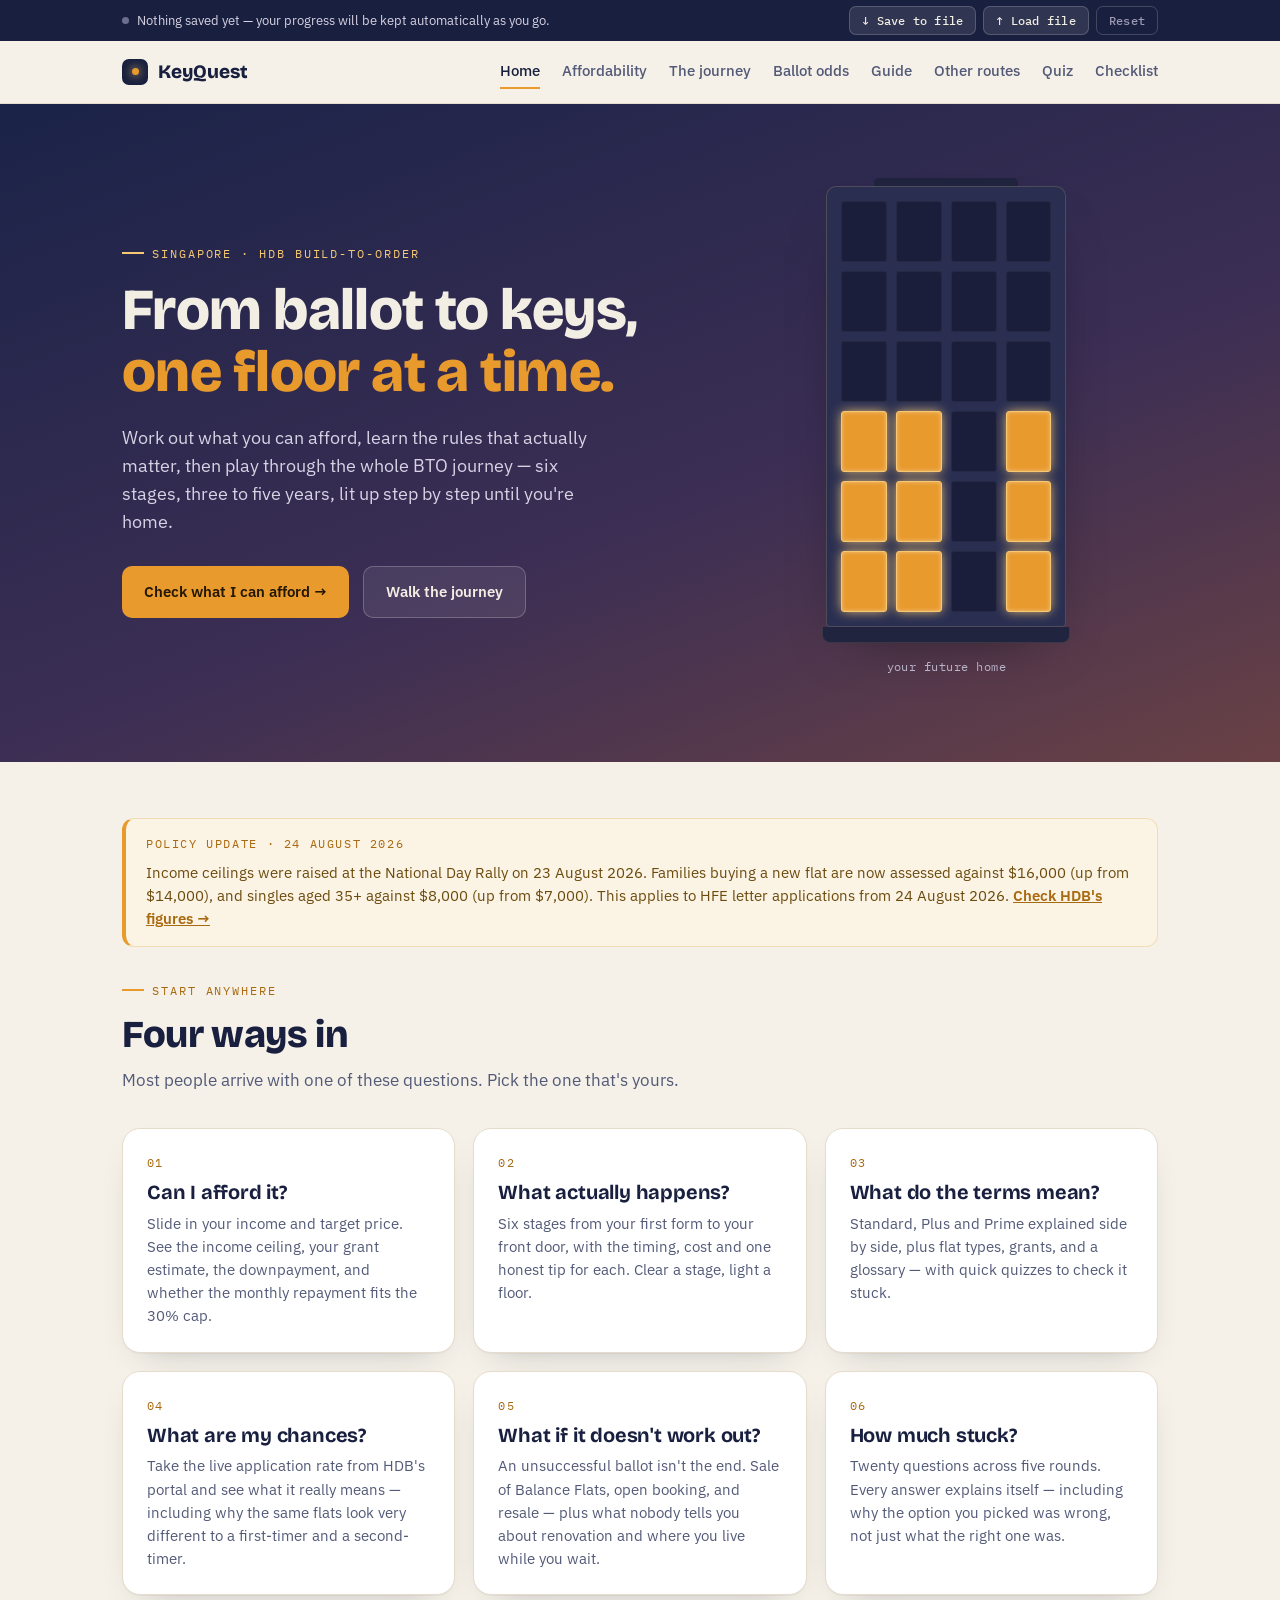
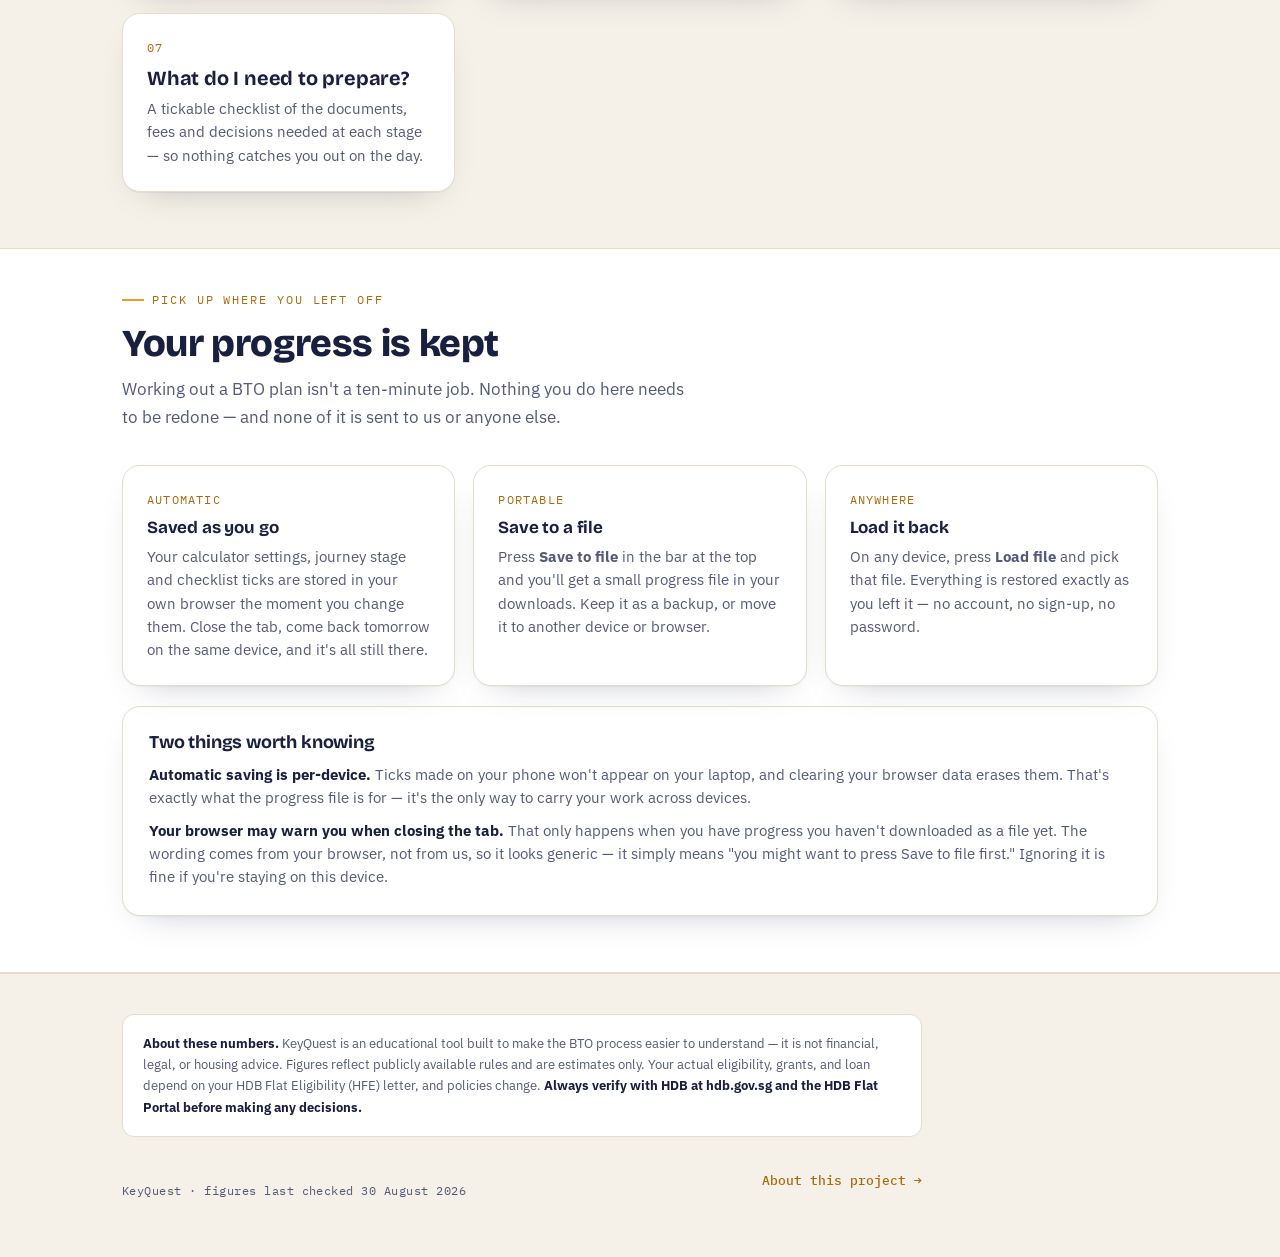
<file: index.html>
<!DOCTYPE html>
<html lang="en">
<head>
<meta charset="UTF-8">
<meta name="viewport" content="width=device-width, initial-scale=1.0">
<title>KeyQuest — Your BTO journey, from ballot to keys</title>
<meta name="description" content="An interactive guide to Singapore's HDB BTO process. Check what you can afford, walk through all six stages, and learn the rules before you apply.">
<!-- how the link looks when shared -->
<meta property="og:type" content="website">
<meta property="og:site_name" content="KeyQuest">
<meta property="og:title" content="KeyQuest — Your BTO journey, from ballot to keys">
<meta property="og:description" content="An interactive guide to Singapore's HDB BTO process. Check what you can afford, walk through all six stages, and learn the rules before you apply.">
<meta property="og:image" content="https://lekerxun149.github.io/SIP_BTO/img/preview.png">
<meta property="og:image:width" content="1200">
<meta property="og:image:height" content="630">
<meta property="og:url" content="https://lekerxun149.github.io/SIP_BTO/">
<meta name="twitter:card" content="summary_large_image">
<meta name="twitter:title" content="KeyQuest — Your BTO journey, from ballot to keys">
<meta name="twitter:description" content="An interactive guide to Singapore's HDB BTO process. Check what you can afford, walk through all six stages, and learn the rules before you apply.">
<meta name="twitter:image" content="https://lekerxun149.github.io/SIP_BTO/img/preview.png">
<link rel="icon" href="img/favicon.ico" sizes="any">
<link rel="icon" type="image/png" sizes="32x32" href="img/favicon-32.png">
<link rel="apple-touch-icon" href="img/apple-touch-icon.png">
<meta name="theme-color" content="#19203F">

<link rel="preconnect" href="https://fonts.googleapis.com">
<link rel="preconnect" href="https://fonts.gstatic.com" crossorigin>
<link href="https://fonts.googleapis.com/css2?family=Bricolage+Grotesque:opsz,wght@12..96,500;12..96,700;12..96,800&family=IBM+Plex+Mono:wght@400;500;600&family=IBM+Plex+Sans:wght@400;500;600&display=swap" rel="stylesheet">
<link rel="stylesheet" href="css/style.css?v=0.14">
</head>
<body>

<header class="hero">
  <div class="wrap hero-in">
    <div>
      <div class="eyebrow">Singapore · HDB Build-To-Order</div>
      <h1>From ballot to keys, <em>one floor at a time.</em></h1>
      <p>Work out what you can afford, learn the rules that actually matter, then play through the whole BTO journey — six stages, three to five years, lit up step by step until you're home.</p>
      <div class="cta-row">
        <a class="btn btn-amber" href="calculator.html">Check what I can afford →</a>
        <a class="btn btn-ghost" href="journey.html">Walk the journey</a>
      </div>
    </div>
    <div class="block" aria-hidden="true">
      <div class="block-cap"></div>
      <div class="block-body" id="heroBlock"></div>
      <div class="block-base"></div>
      <div class="block-label">your future home</div>
    </div>
  </div>
</header>

<section>
  <div class="wrap">
    <div class="notice-slot"></div>
    <div class="sec-head">
      <div class="sec-eyebrow">Start anywhere</div>
      <h2>Four ways in</h2>
      <p>Most people arrive with one of these questions. Pick the one that's yours.</p>
    </div>

    <div class="cards3">
      <a class="card" href="calculator.html">
        <div class="card-no">01</div>
        <h3>Can I afford it?</h3>
        <p>Slide in your income and target price. See the income ceiling, your grant estimate, the downpayment, and whether the monthly repayment fits the 30% cap.</p>
      </a>
      <a class="card" href="journey.html">
        <div class="card-no">02</div>
        <h3>What actually happens?</h3>
        <p>Six stages from your first form to your front door, with the timing, cost and one honest tip for each. Clear a stage, light a floor.</p>
      </a>
      <a class="card" href="guide.html">
        <div class="card-no">03</div>
        <h3>What do the terms mean?</h3>
        <p>Standard, Plus and Prime explained side by side, plus flat types, grants, and a glossary — with quick quizzes to check it stuck.</p>
      </a>
    </div>

    <div class="cards3" style="margin-top:18px">
      <a class="card" href="ballot.html">
        <div class="card-no">04</div>
        <h3>What are my chances?</h3>
        <p>Take the live application rate from HDB's portal and see what it really means — including why the same flats look very different to a first-timer and a second-timer.</p>
      </a>
      <a class="card" href="options.html">
        <div class="card-no">05</div>
        <h3>What if it doesn't work out?</h3>
        <p>An unsuccessful ballot isn't the end. Sale of Balance Flats, open booking, and resale — plus what nobody tells you about renovation and where you live while you wait.</p>
      </a>
      <a class="card" href="quiz.html">
        <div class="card-no">06</div>
        <h3>How much stuck?</h3>
        <p>Twenty questions across five rounds. Every answer explains itself — including why the option you picked was wrong, not just what the right one was.</p>
      </a>
      <a class="card" href="checklist.html">
        <div class="card-no">07</div>
        <h3>What do I need to prepare?</h3>
        <p>A tickable checklist of the documents, fees and decisions needed at each stage — so nothing catches you out on the day.</p>
      </a>
    </div>
  </div>
</section>

<section style="background:#fff; border-top:1px solid var(--line); border-bottom:1px solid var(--line)">
  <div class="wrap">
    <div class="sec-head">
      <div class="sec-eyebrow">Pick up where you left off</div>
      <h2>Your progress is kept</h2>
      <p>Working out a BTO plan isn't a ten-minute job. Nothing you do here needs to be redone — and none of it is sent to us or anyone else.</p>
    </div>

    <div class="save-explain">
      <div class="card">
        <div class="card-no">AUTOMATIC</div>
        <h3>Saved as you go</h3>
        <p>Your calculator settings, journey stage and checklist ticks are stored in your own browser the moment you change them. Close the tab, come back tomorrow on the same device, and it's all still there.</p>
      </div>
      <div class="card">
        <div class="card-no">PORTABLE</div>
        <h3>Save to a file</h3>
        <p>Press <b>Save to file</b> in the bar at the top and you'll get a small progress file in your downloads. Keep it as a backup, or move it to another device or browser.</p>
      </div>
      <div class="card">
        <div class="card-no">ANYWHERE</div>
        <h3>Load it back</h3>
        <p>On any device, press <b>Load file</b> and pick that file. Everything is restored exactly as you left it — no account, no sign-up, no password.</p>
      </div>
    </div>

    <div class="panel" style="margin-top:20px">
      <h3 style="font-size:18px; margin-bottom:10px">Two things worth knowing</h3>
      <p style="color:var(--ink-soft); font-size:14.5px; margin:0 0 10px">
        <b style="color:var(--ink)">Automatic saving is per-device.</b>
        Ticks made on your phone won't appear on your laptop, and clearing your browser data erases them.
        That's exactly what the progress file is for — it's the only way to carry your work across devices.
      </p>
      <p style="color:var(--ink-soft); font-size:14.5px; margin:0">
        <b style="color:var(--ink)">Your browser may warn you when closing the tab.</b>
        That only happens when you have progress you haven't downloaded as a file yet.
        The wording comes from your browser, not from us, so it looks generic — it simply means
        "you might want to press Save to file first." Ignoring it is fine if you're staying on this device.
      </p>
    </div>
  </div>
</section>

<script src="data/bto-data.js?v=0.14"></script>
<script src="js/block.js?v=0.14"></script>
<script src="js/progress.js?v=0.14"></script>
<script src="js/nav.js?v=0.14"></script>
<script src="js/sources.js?v=0.14"></script>
<script>
  const heroBlock = document.getElementById("heroBlock");
  buildBlock(heroBlock, 6, 4);
  lightFloors(heroBlock, 3);
</script>
</body>
</html>
</file>
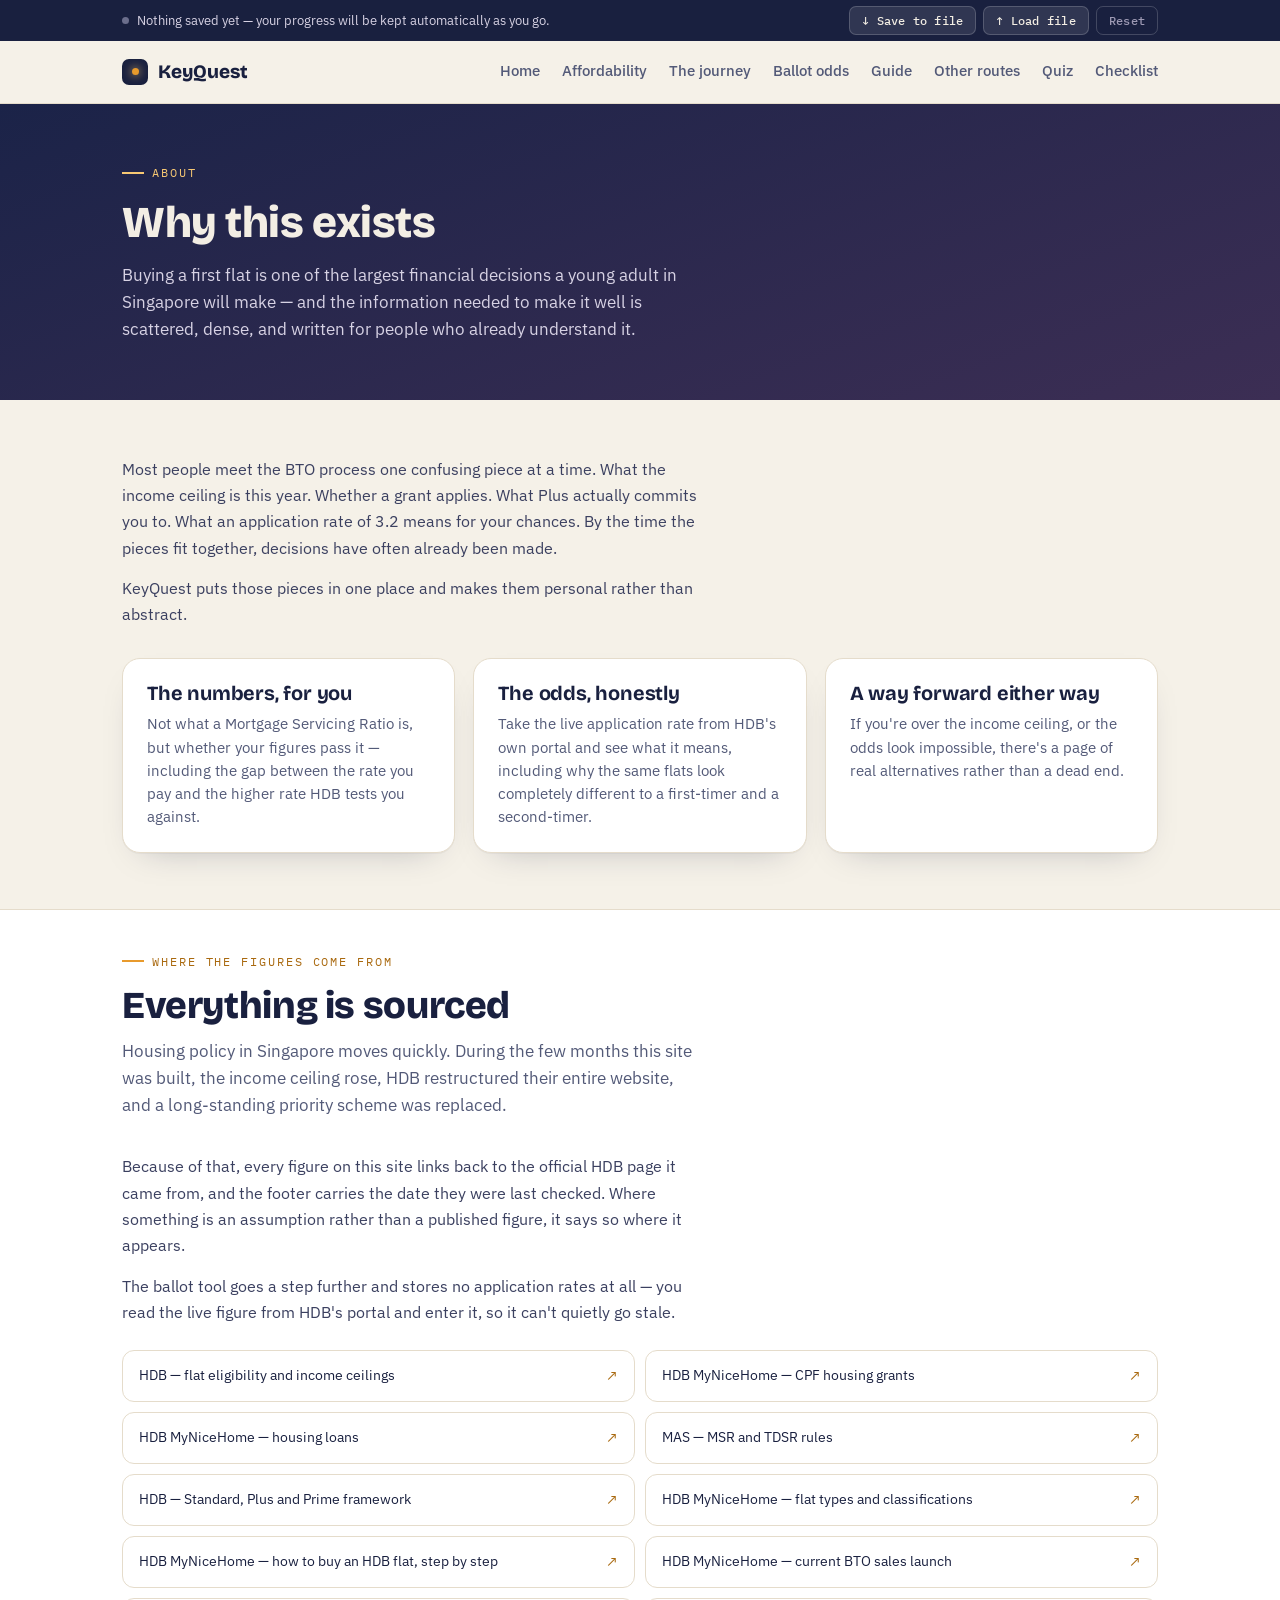
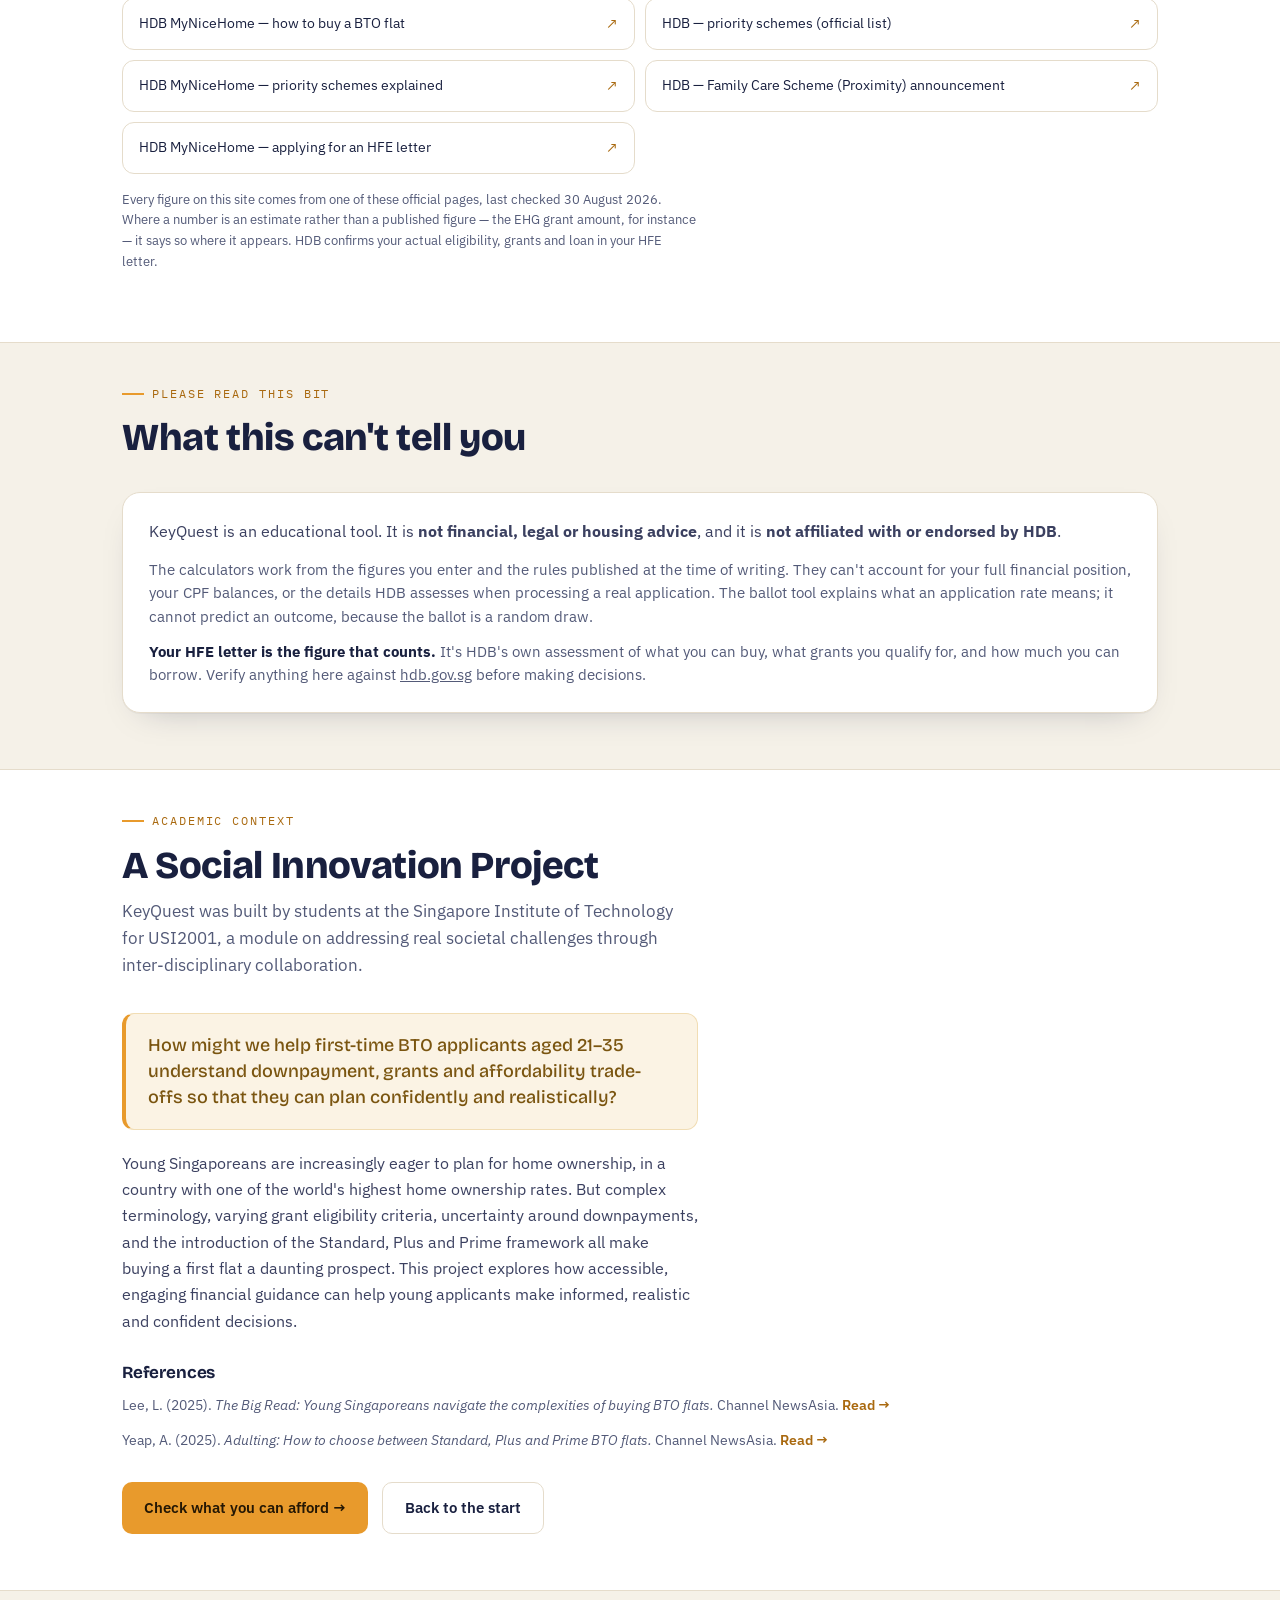
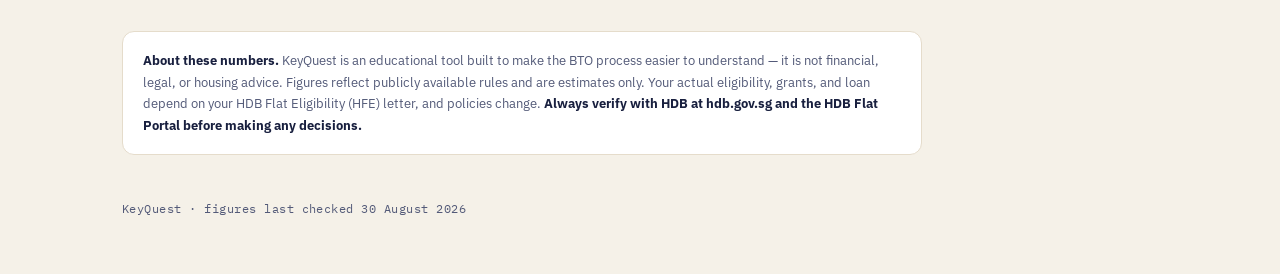
<file: about.html>
<!DOCTYPE html>
<html lang="en">
<head>
<meta charset="UTF-8">
<meta name="viewport" content="width=device-width, initial-scale=1.0">
<title>About — KeyQuest</title>
<meta name="description" content="Why KeyQuest was built, where its figures come from, and what it can and can't tell you.">

<!-- how the link looks when shared -->
<meta property="og:type" content="website">
<meta property="og:site_name" content="KeyQuest">
<meta property="og:title" content="About — KeyQuest">
<meta property="og:description" content="Why KeyQuest was built, where its figures come from, and what it can and can't tell you.">
<meta property="og:image" content="https://lekerxun149.github.io/SIP_BTO/img/preview.png">
<meta property="og:image:width" content="1200">
<meta property="og:image:height" content="630">
<meta property="og:url" content="https://lekerxun149.github.io/SIP_BTO/about.html">
<meta name="twitter:card" content="summary_large_image">
<meta name="twitter:title" content="About — KeyQuest">
<meta name="twitter:description" content="Why KeyQuest was built, where its figures come from, and what it can and can't tell you.">
<meta name="twitter:image" content="https://lekerxun149.github.io/SIP_BTO/img/preview.png">
<link rel="icon" href="img/favicon.ico" sizes="any">
<link rel="icon" type="image/png" sizes="32x32" href="img/favicon-32.png">
<link rel="apple-touch-icon" href="img/apple-touch-icon.png">
<meta name="theme-color" content="#19203F">

<link rel="preconnect" href="https://fonts.googleapis.com">
<link rel="preconnect" href="https://fonts.gstatic.com" crossorigin>
<link href="https://fonts.googleapis.com/css2?family=Bricolage+Grotesque:opsz,wght@12..96,500;12..96,700;12..96,800&family=IBM+Plex+Mono:wght@400;500;600&family=IBM+Plex+Sans:wght@400;500;600&display=swap" rel="stylesheet">
<link rel="stylesheet" href="css/style.css?v=0.14">
</head>
<body>

<header class="page-head">
  <div class="wrap">
    <div class="eyebrow">About</div>
    <h1>Why this exists</h1>
    <p>Buying a first flat is one of the largest financial decisions a young adult in Singapore will make — and the information needed to make it well is scattered, dense, and written for people who already understand it.</p>
  </div>
</header>

<section>
  <div class="wrap">
    <div class="prose">
      <p>
        Most people meet the BTO process one confusing piece at a time. What the income
        ceiling is this year. Whether a grant applies. What Plus actually commits you to.
        What an application rate of 3.2 means for your chances. By the time the pieces fit
        together, decisions have often already been made.
      </p>
      <p>
        KeyQuest puts those pieces in one place and makes them personal rather than abstract.
      </p>
    </div>

    <div class="cards3" style="margin-top:30px">
      <div class="card">
        <h3>The numbers, for you</h3>
        <p>Not what a Mortgage Servicing Ratio is, but whether your figures pass it — including the gap between the rate you pay and the higher rate HDB tests you against.</p>
      </div>
      <div class="card">
        <h3>The odds, honestly</h3>
        <p>Take the live application rate from HDB's own portal and see what it means, including why the same flats look completely different to a first-timer and a second-timer.</p>
      </div>
      <div class="card">
        <h3>A way forward either way</h3>
        <p>If you're over the income ceiling, or the odds look impossible, there's a page of real alternatives rather than a dead end.</p>
      </div>
    </div>
  </div>
</section>

<section style="background:#fff; border-top:1px solid var(--line); border-bottom:1px solid var(--line)">
  <div class="wrap">
    <div class="sec-head">
      <div class="sec-eyebrow">Where the figures come from</div>
      <h2>Everything is sourced</h2>
      <p>Housing policy in Singapore moves quickly. During the few months this site was built, the income ceiling rose, HDB restructured their entire website, and a long-standing priority scheme was replaced.</p>
    </div>

    <div class="prose">
      <p>
        Because of that, every figure on this site links back to the official HDB page it
        came from, and the footer carries the date they were last checked. Where something
        is an assumption rather than a published figure, it says so where it appears.
      </p>
      <p>
        The ballot tool goes a step further and stores no application rates at all — you
        read the live figure from HDB's portal and enter it, so it can't quietly go stale.
      </p>
    </div>

    <div class="src-all" style="margin-top:24px"></div>
  </div>
</section>

<section>
  <div class="wrap">
    <div class="sec-head">
      <div class="sec-eyebrow">Please read this bit</div>
      <h2>What this can't tell you</h2>
    </div>

    <div class="panel">
      <p style="font-size:15.5px; color:#3b4060; margin:0 0 14px">
        KeyQuest is an educational tool. It is <b>not financial, legal or housing advice</b>,
        and it is <b>not affiliated with or endorsed by HDB</b>.
      </p>
      <p style="color:var(--ink-soft); font-size:14.5px; margin:0 0 12px">
        The calculators work from the figures you enter and the rules published at the time
        of writing. They can't account for your full financial position, your CPF balances,
        or the details HDB assesses when processing a real application. The ballot tool
        explains what an application rate means; it cannot predict an outcome, because the
        ballot is a random draw.
      </p>
      <p style="color:var(--ink-soft); font-size:14.5px; margin:0">
        <b style="color:var(--ink)">Your HFE letter is the figure that counts.</b> It's HDB's
        own assessment of what you can buy, what grants you qualify for, and how much you can
        borrow. Verify anything here against
        <a href="https://www.hdb.gov.sg" target="_blank" rel="noopener">hdb.gov.sg</a>
        before making decisions.
      </p>
    </div>
  </div>
</section>

<section style="background:#fff; border-top:1px solid var(--line)">
  <div class="wrap">
    <div class="sec-head">
      <div class="sec-eyebrow">Academic context</div>
      <h2>A Social Innovation Project</h2>
      <p>KeyQuest was built by students at the Singapore Institute of Technology for USI2001, a module on addressing real societal challenges through inter-disciplinary collaboration.</p>
    </div>

    <div class="prose">
      <blockquote class="quote">
        How might we help first-time BTO applicants aged 21–35 understand downpayment, grants
        and affordability trade-offs so that they can plan confidently and realistically?
      </blockquote>

      <p>
        Young Singaporeans are increasingly eager to plan for home ownership, in a country
        with one of the world's highest home ownership rates. But complex terminology, varying
        grant eligibility criteria, uncertainty around downpayments, and the introduction of
        the Standard, Plus and Prime framework all make buying a first flat a daunting
        prospect. This project explores how accessible, engaging financial guidance can help
        young applicants make informed, realistic and confident decisions.
      </p>
    </div>

    <h3 style="font-size:17px; margin:30px 0 12px">References</h3>
    <div class="refs">
      <p>
        Lee, L. (2025). <i>The Big Read: Young Singaporeans navigate the complexities of
        buying BTO flats.</i> Channel NewsAsia.
        <a href="https://www.channelnewsasia.com/today/big-read/hdb-bto-flats-classification-couples-singles-5479456" target="_blank" rel="noopener">Read →</a>
      </p>
      <p>
        Yeap, A. (2025). <i>Adulting: How to choose between Standard, Plus and Prime BTO
        flats.</i> Channel NewsAsia.
        <a href="https://www.channelnewsasia.com/today/adulting/buy-choose-hdb-bto-flat-standard-plus-prime-framework-5394661" target="_blank" rel="noopener">Read →</a>
      </p>
    </div>

    <div class="cta-row" style="margin-top:30px">
      <a class="btn btn-amber" href="calculator.html">Check what you can afford →</a>
      <a class="btn btn-line" href="index.html">Back to the start</a>
    </div>
  </div>
</section>

<script src="data/bto-data.js?v=0.14"></script>
<script src="js/progress.js?v=0.14"></script>
<script src="js/nav.js?v=0.14"></script>
<script src="js/sources.js?v=0.14"></script>
</body>
</html>
</file>
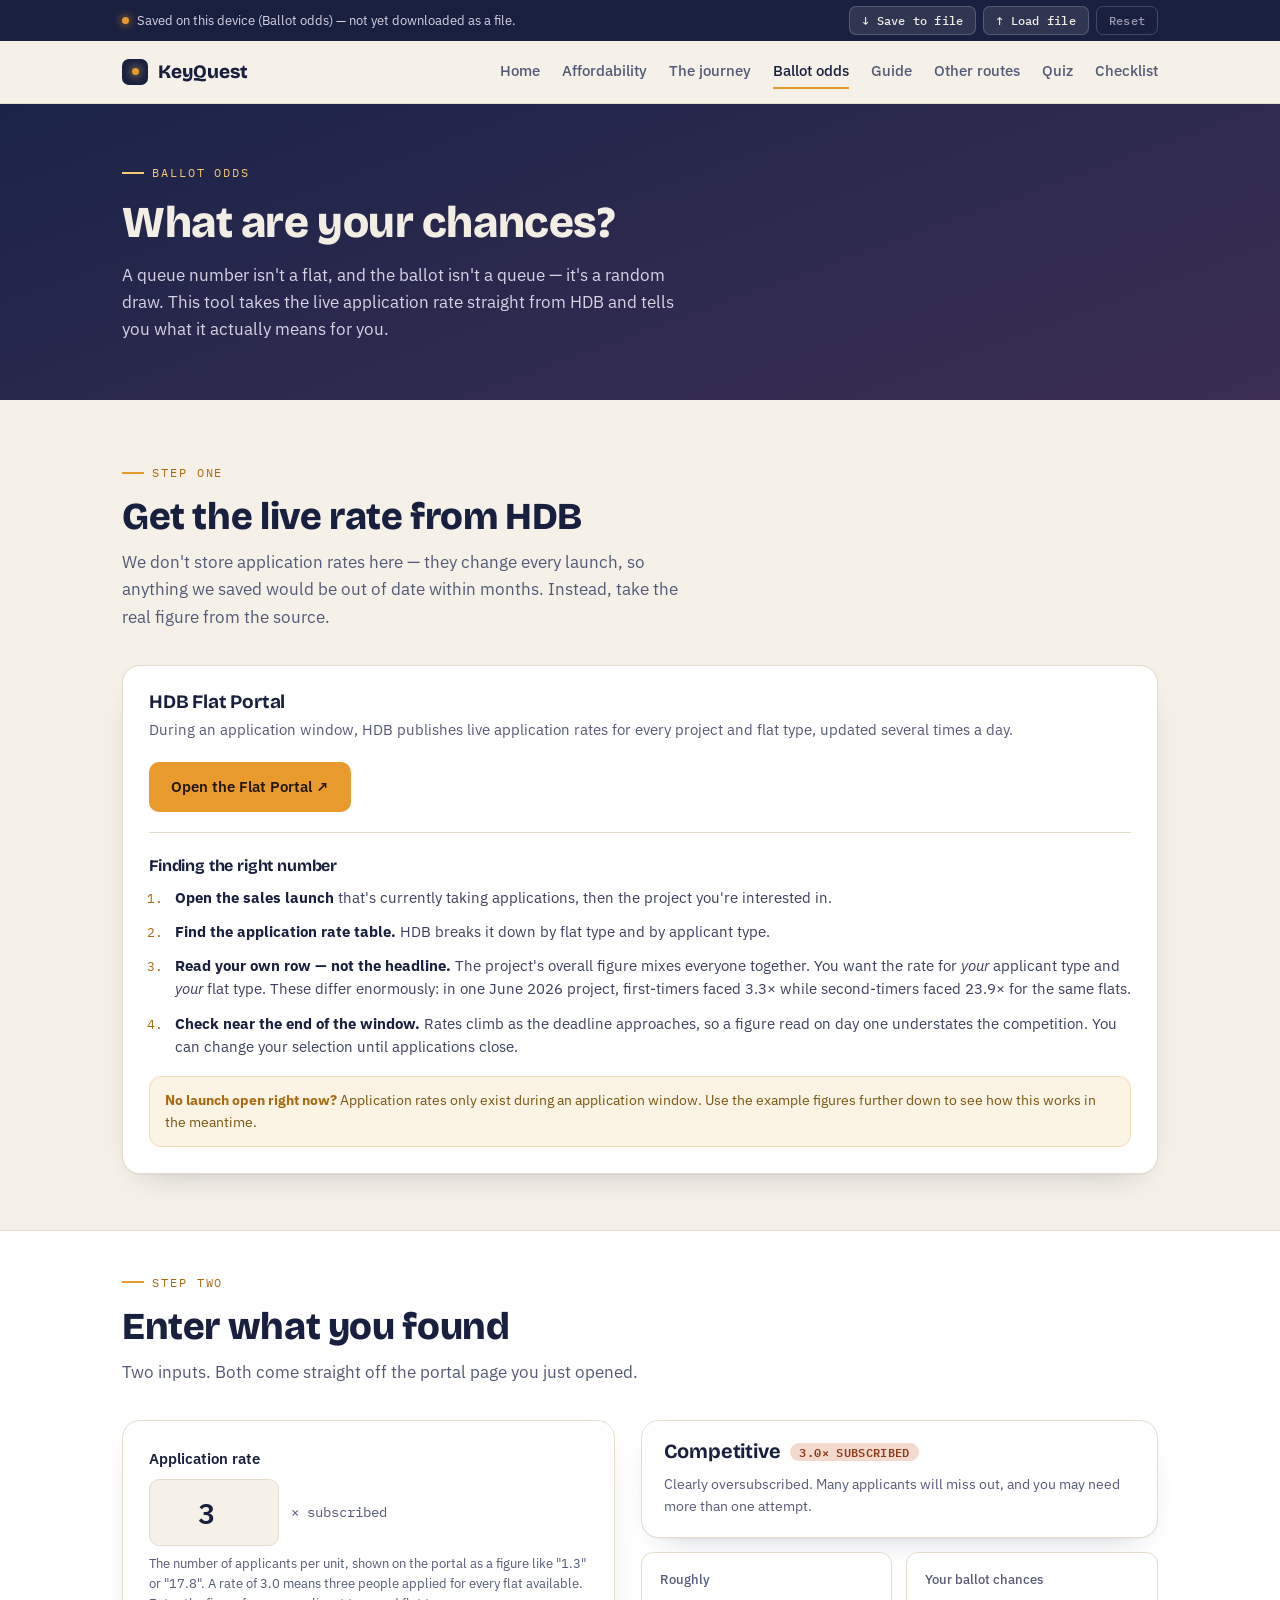
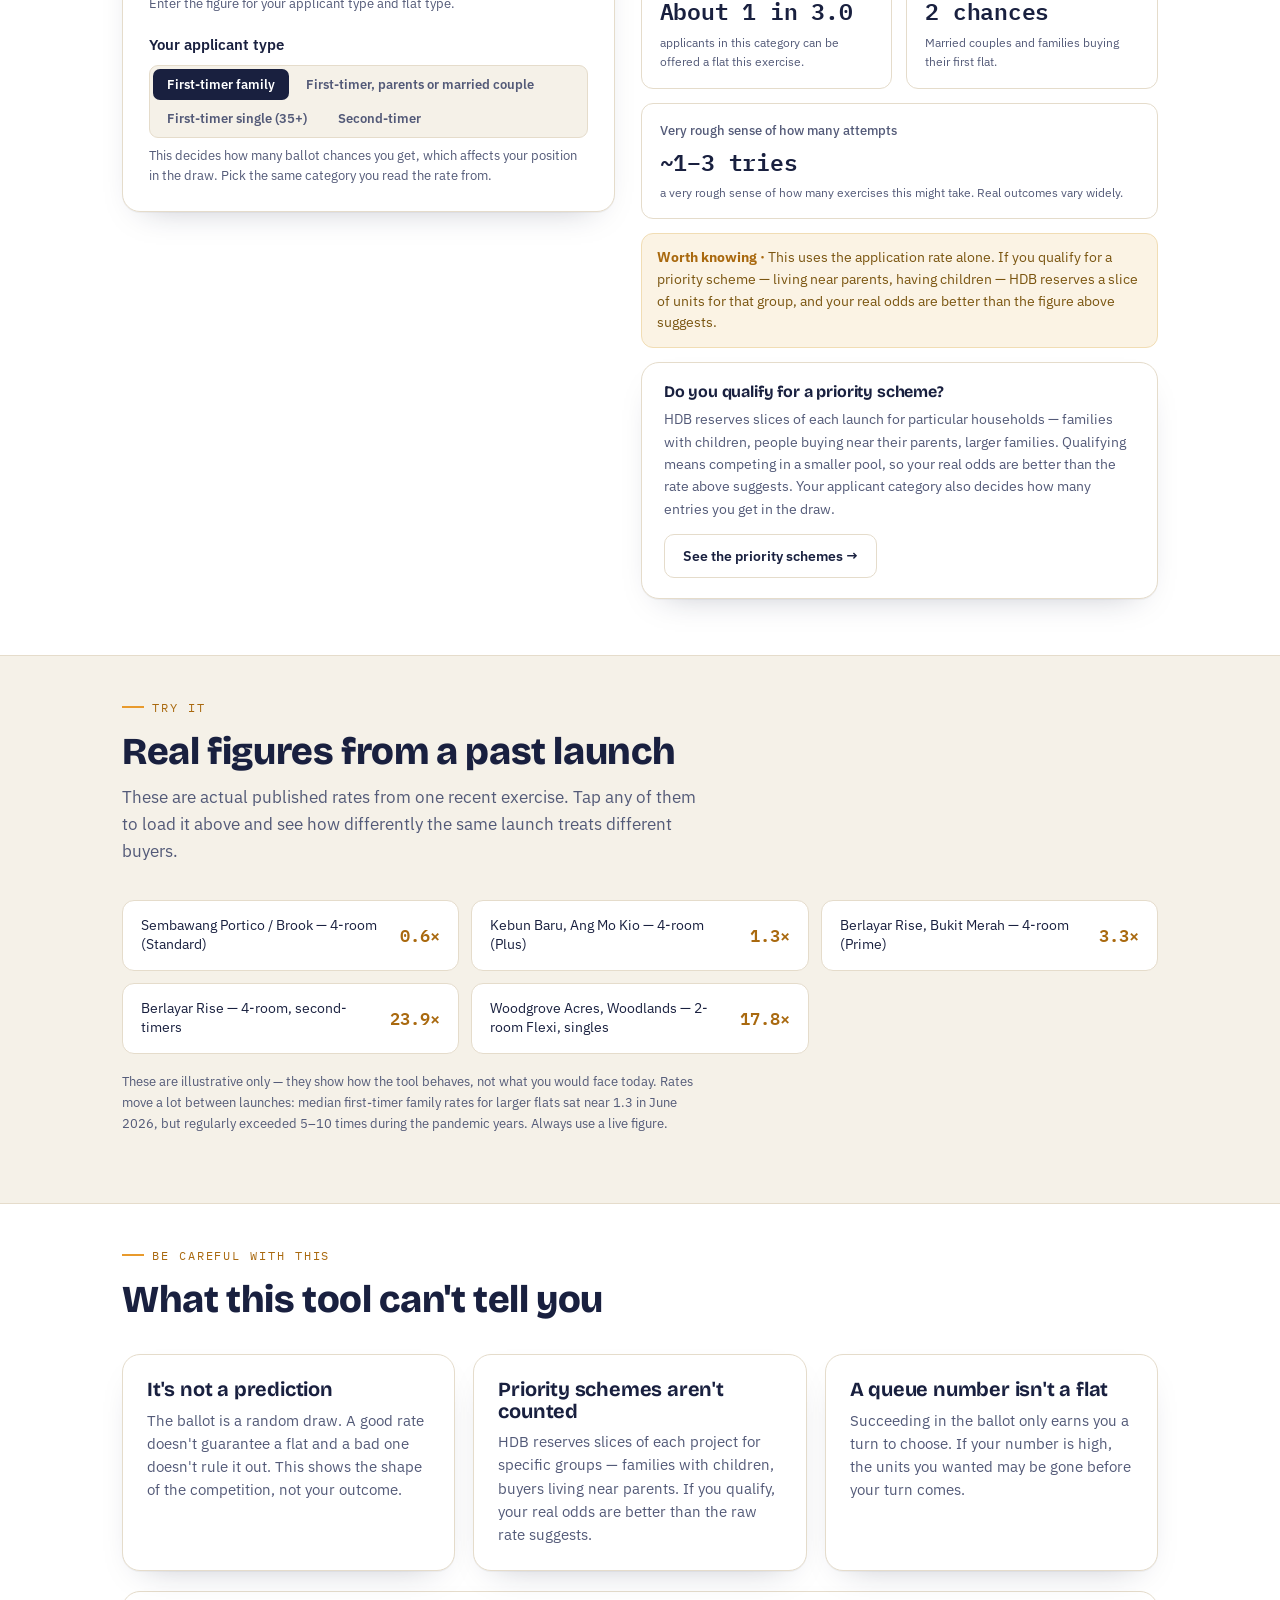
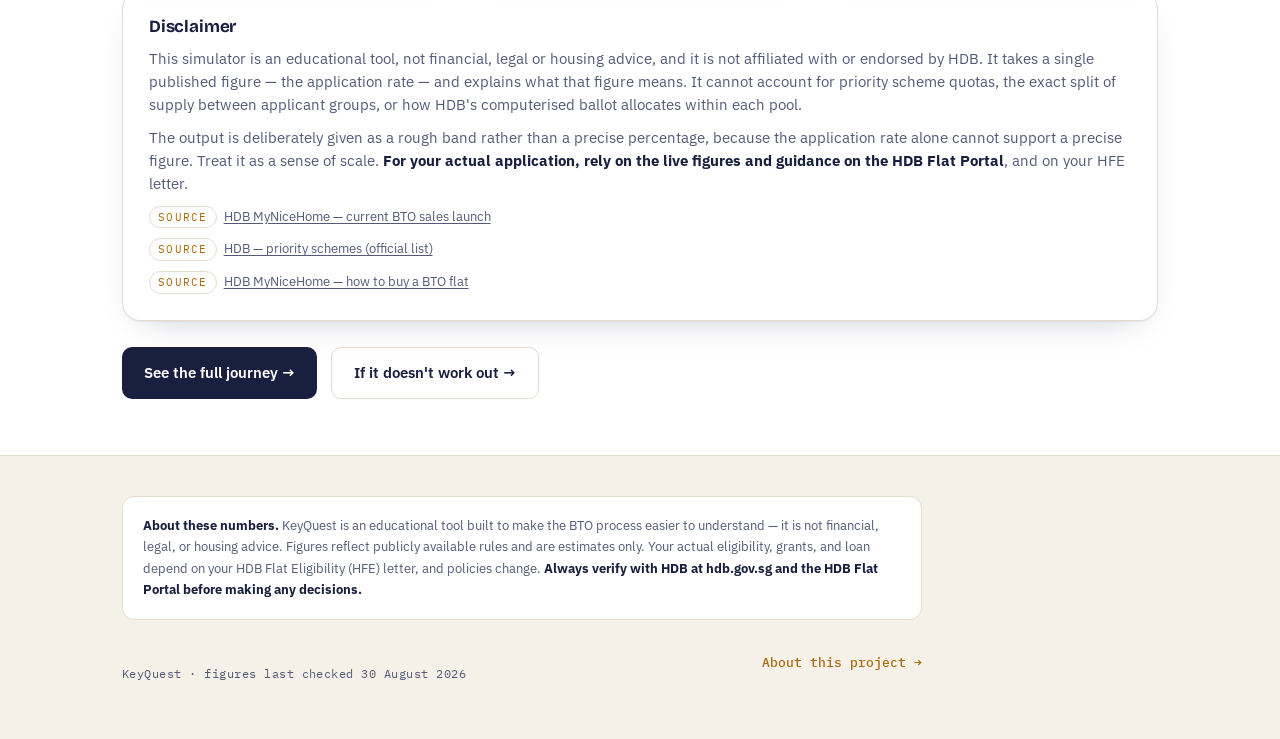
<file: ballot.html>
<!DOCTYPE html>
<html lang="en">
<head>
<meta charset="UTF-8">
<meta name="viewport" content="width=device-width, initial-scale=1.0">
<title>Ballot odds — KeyQuest</title>
<meta name="description" content="Read the live BTO application rate from the HDB Flat Portal and see what it means for your ballot odds.">

<!-- how the link looks when shared -->
<meta property="og:type" content="website">
<meta property="og:site_name" content="KeyQuest">
<meta property="og:title" content="Ballot odds — KeyQuest">
<meta property="og:description" content="Read the live BTO application rate from the HDB Flat Portal and see what it means for your ballot odds.">
<meta property="og:image" content="https://lekerxun149.github.io/SIP_BTO/img/preview.png">
<meta property="og:image:width" content="1200">
<meta property="og:image:height" content="630">
<meta property="og:url" content="https://lekerxun149.github.io/SIP_BTO/ballot.html">
<meta name="twitter:card" content="summary_large_image">
<meta name="twitter:title" content="Ballot odds — KeyQuest">
<meta name="twitter:description" content="Read the live BTO application rate from the HDB Flat Portal and see what it means for your ballot odds.">
<meta name="twitter:image" content="https://lekerxun149.github.io/SIP_BTO/img/preview.png">
<link rel="icon" href="img/favicon.ico" sizes="any">
<link rel="icon" type="image/png" sizes="32x32" href="img/favicon-32.png">
<link rel="apple-touch-icon" href="img/apple-touch-icon.png">
<meta name="theme-color" content="#19203F">

<link rel="preconnect" href="https://fonts.googleapis.com">
<link rel="preconnect" href="https://fonts.gstatic.com" crossorigin>
<link href="https://fonts.googleapis.com/css2?family=Bricolage+Grotesque:opsz,wght@12..96,500;12..96,700;12..96,800&family=IBM+Plex+Mono:wght@400;500;600&family=IBM+Plex+Sans:wght@400;500;600&display=swap" rel="stylesheet">
<link rel="stylesheet" href="css/style.css?v=0.14">
</head>
<body>

<header class="page-head">
  <div class="wrap">
    <div class="eyebrow">Ballot odds</div>
    <h1>What are your chances?</h1>
    <p>A queue number isn't a flat, and the ballot isn't a queue — it's a random draw. This tool takes the live application rate straight from HDB and tells you what it actually means for you.</p>
  </div>
</header>

<!-- ================= STEP 1: GET THE NUMBER ================= -->
<section>
  <div class="wrap">
    <div class="sec-head">
      <div class="sec-eyebrow">Step one</div>
      <h2>Get the live rate from HDB</h2>
      <p>We don't store application rates here — they change every launch, so anything we saved would be out of date within months. Instead, take the real figure from the source.</p>
    </div>

    <div class="panel">
      <div class="portal-cta">
        <div>
          <h3 style="font-size:19px; margin-bottom:6px">HDB Flat Portal</h3>
          <p style="color:var(--ink-soft); font-size:14.5px; margin:0">
            During an application window, HDB publishes live application rates for every project
            and flat type, updated several times a day.
          </p>
        </div>
        <a class="btn btn-amber portal-link" target="_blank" rel="noopener">Open the Flat Portal ↗</a>
      </div>

      <h3 style="font-size:16px; margin:24px 0 12px">Finding the right number</h3>
      <ol class="how-list">
        <li><b>Open the sales launch</b> that's currently taking applications, then the project you're interested in.</li>
        <li><b>Find the application rate table.</b> HDB breaks it down by flat type and by applicant type.</li>
        <li><b>Read your own row — not the headline.</b> The project's overall figure mixes everyone together. You want the rate for <i>your</i> applicant type and <i>your</i> flat type. These differ enormously: in one June 2026 project, first-timers faced 3.3× while second-timers faced 23.9× for the same flats.</li>
        <li><b>Check near the end of the window.</b> Rates climb as the deadline approaches, so a figure read on day one understates the competition. You can change your selection until applications close.</li>
      </ol>

      <div class="tip" style="margin-top:18px">
        <b>No launch open right now? </b>Application rates only exist during an application window.
        Use the example figures further down to see how this works in the meantime.
      </div>
    </div>
  </div>
</section>

<!-- ================= STEP 2: ENTER IT ================= -->
<section style="background:#fff; border-top:1px solid var(--line); border-bottom:1px solid var(--line)">
  <div class="wrap">
    <div class="sec-head">
      <div class="sec-eyebrow">Step two</div>
      <h2>Enter what you found</h2>
      <p>Two inputs. Both come straight off the portal page you just opened.</p>
    </div>

    <div class="calc">
      <div class="panel">
        <div class="field">
          <label for="bRate">Application rate</label>
          <div class="rate-input">
            <input type="number" id="bRate" min="0.1" max="100" step="0.1" value="3.0"
                   aria-describedby="bRateHelp">
            <span class="rate-x">× subscribed</span>
          </div>
          <div class="hint" id="bRateHelp">
            The number of applicants per unit, shown on the portal as a figure like
            "1.3" or "17.8". A rate of 3.0 means three people applied for every flat available.
            Enter the figure for your applicant type and flat type.
          </div>
        </div>

        <div class="field">
          <label>Your applicant type</label>
          <div class="seg seg-wrap" id="bTypes" role="group" aria-label="Applicant type"></div>
          <div class="hint">
            This decides how many ballot chances you get, which affects your position in the draw.
            Pick the same category you read the rate from.
          </div>
        </div>
      </div>

      <div class="results">
        <div class="verdict" id="bResult">
          <h3><span id="bBand">Competitive</span> <span class="pill" id="bPill">3.0× SUBSCRIBED</span></h3>
          <p id="bMeaning"></p>
        </div>

        <div class="grid2">
          <div class="stat">
            <div class="k">Roughly</div>
            <div class="v mono" id="bRatio">About 1 in 3</div>
            <div class="sub" id="bRatioSub"></div>
          </div>
          <div class="stat">
            <div class="k">Your ballot chances</div>
            <div class="v mono" id="bChances">2 chances</div>
            <div class="sub" id="bChancesSub"></div>
          </div>
        </div>

        <div class="stat">
          <div class="k">Very rough sense of how many attempts</div>
          <div class="v mono" id="bAttempts">~1–3 tries</div>
          <div class="sub" id="bAttemptsSub"></div>
        </div>

        <div class="tip">
          <b>Worth knowing · </b><span id="bCaveat"></span>
        </div>

        <div class="panel" style="padding:20px 22px">
          <h3 style="font-size:16px; margin-bottom:8px">Do you qualify for a priority scheme?</h3>
          <p style="color:var(--ink-soft); font-size:14px; margin:0 0 14px">
            HDB reserves slices of each launch for particular households — families with children,
            people buying near their parents, larger families. Qualifying means competing in a smaller
            pool, so your real odds are better than the rate above suggests. Your applicant category
            also decides how many entries you get in the draw.
          </p>
          <a class="btn btn-line" href="guide.html#prioSchemes" style="font-size:14px; padding:10px 18px">
            See the priority schemes →
          </a>
        </div>
      </div>
    </div>
  </div>
</section>

<!-- ================= DEMO ================= -->
<section>
  <div class="wrap">
    <div class="sec-head">
      <div class="sec-eyebrow">Try it</div>
      <h2>Real figures from a past launch</h2>
      <p>These are actual published rates from one recent exercise. Tap any of them to load it above and see how differently the same launch treats different buyers.</p>
    </div>

    <div class="ex-grid" id="bExamples"></div>
    <div class="ex-note" id="bExampleNote"></div>

    <p class="src-note" style="margin-top:18px">
      These are illustrative only — they show how the tool behaves, not what you would face today.
      Rates move a lot between launches: median first-timer family rates for larger flats sat near
      1.3 in June 2026, but regularly exceeded 5–10 times during the pandemic years. Always use a live figure.
    </p>
  </div>
</section>

<!-- ================= LIMITS ================= -->
<section style="background:#fff; border-top:1px solid var(--line)">
  <div class="wrap">
    <div class="sec-head">
      <div class="sec-eyebrow">Be careful with this</div>
      <h2>What this tool can't tell you</h2>
    </div>

    <div class="cards3">
      <div class="card">
        <h3>It's not a prediction</h3>
        <p>The ballot is a random draw. A good rate doesn't guarantee a flat and a bad one doesn't rule it out. This shows the shape of the competition, not your outcome.</p>
      </div>
      <div class="card">
        <h3>Priority schemes aren't counted</h3>
        <p>HDB reserves slices of each project for specific groups — families with children, buyers living near parents. If you qualify, your real odds are better than the raw rate suggests.</p>
      </div>
      <div class="card">
        <h3>A queue number isn't a flat</h3>
        <p>Succeeding in the ballot only earns you a turn to choose. If your number is high, the units you wanted may be gone before your turn comes.</p>
      </div>
    </div>

    <div class="panel" style="margin-top:20px">
      <h3 style="font-size:17px; margin-bottom:10px">Disclaimer</h3>
      <p style="color:var(--ink-soft); font-size:14.5px; margin:0 0 10px">
        This simulator is an educational tool, not financial, legal or housing advice, and it is not
        affiliated with or endorsed by HDB. It takes a single published figure — the application rate —
        and explains what that figure means. It cannot account for priority scheme quotas, the exact
        split of supply between applicant groups, or how HDB's computerised ballot allocates within
        each pool.
      </p>
      <p style="color:var(--ink-soft); font-size:14.5px; margin:0">
        The output is deliberately given as a rough band rather than a precise percentage, because the
        application rate alone cannot support a precise figure. Treat it as a sense of scale.
        <b style="color:var(--ink)">For your actual application, rely on the live figures and guidance on the
        HDB Flat Portal</b>, and on your HFE letter.
      </p>
      <div class="src-slot" data-src="ballot"></div>
      <div class="src-slot" data-src="priority"></div>
      <div class="src-slot" data-src="btoGuide"></div>
    </div>

    <div class="cta-row" style="margin-top:26px">
      <a class="btn btn-dark" href="journey.html">See the full journey →</a>
      <a class="btn btn-line" href="options.html">If it doesn't work out →</a>
    </div>
  </div>
</section>

<script src="data/bto-data.js?v=0.14"></script>
<script src="js/progress.js?v=0.14"></script>
<script src="js/nav.js?v=0.14"></script>
<script src="js/sources.js?v=0.14"></script>
<script src="js/ballot.js?v=0.14"></script>
</body>
</html>
</file>
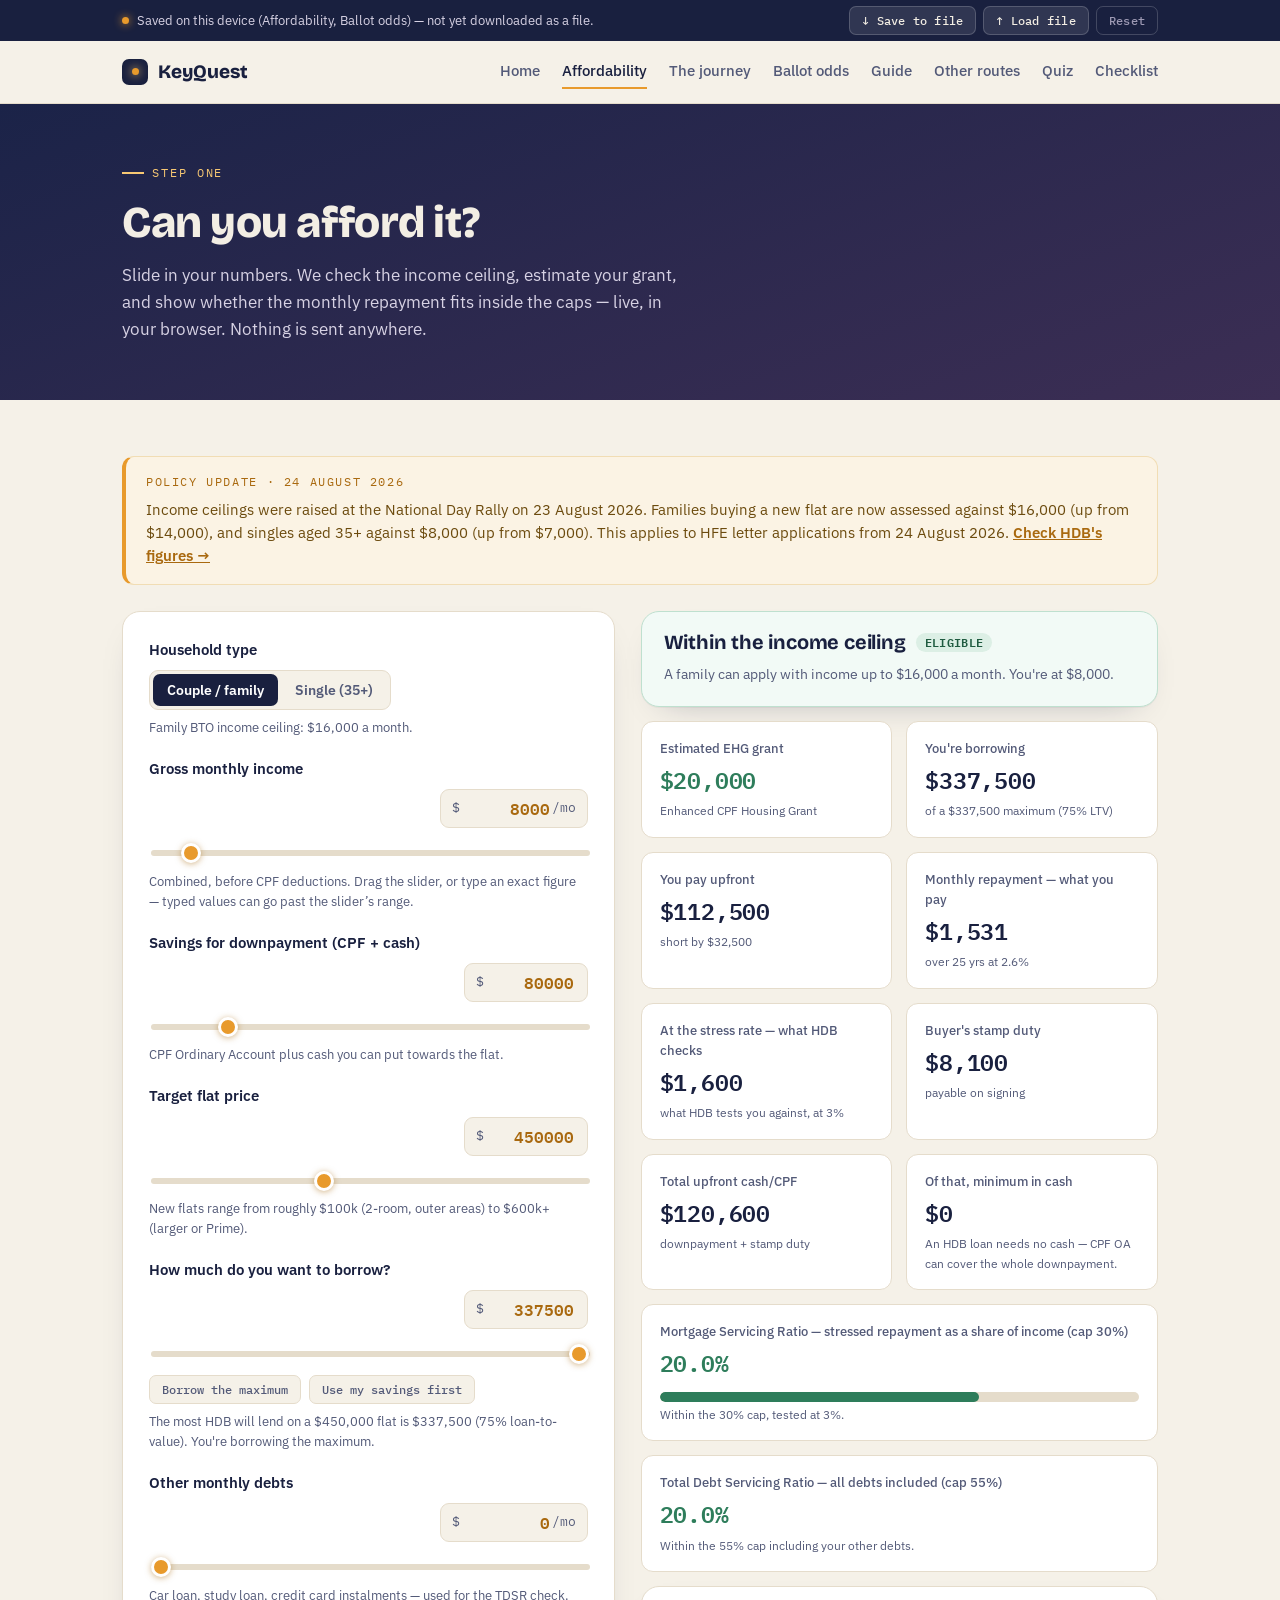
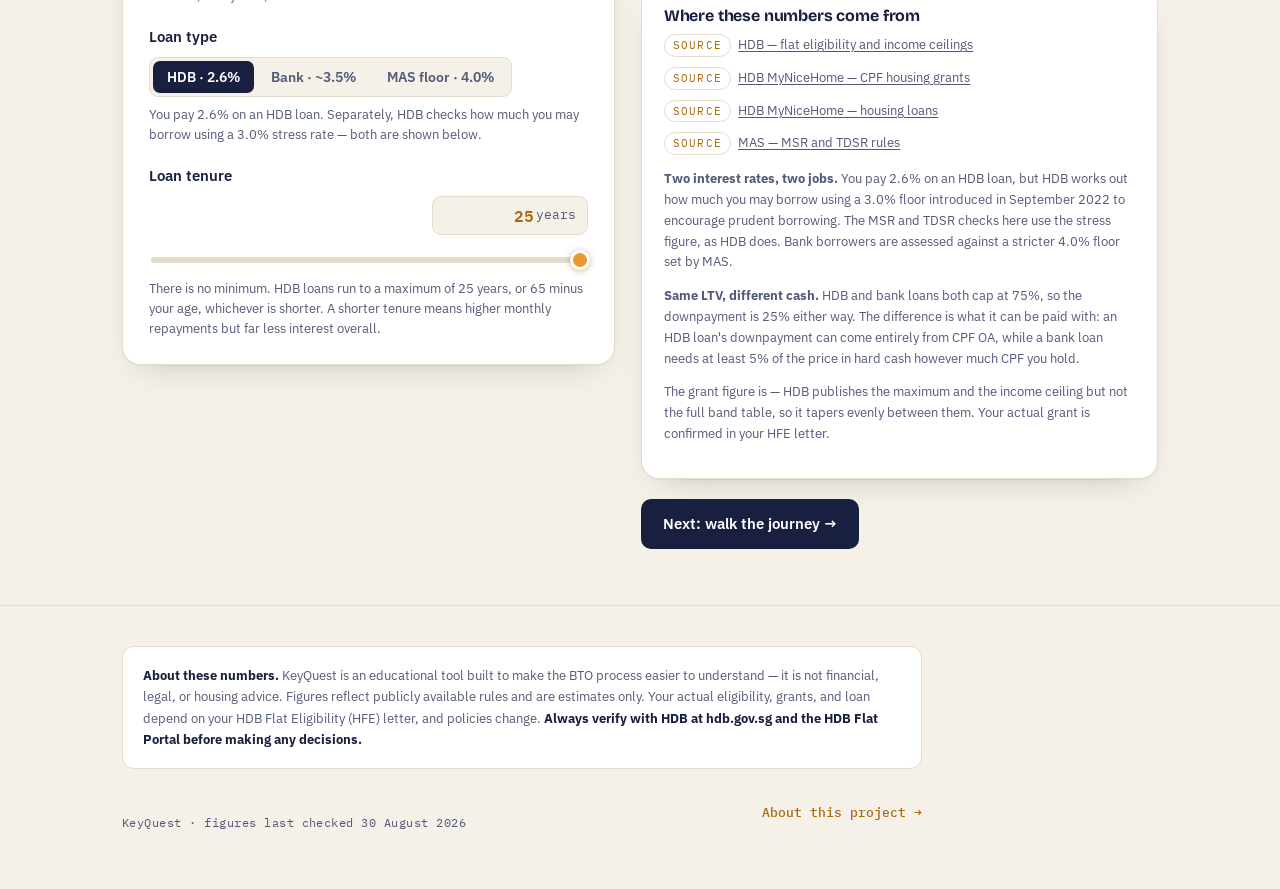
<file: calculator.html>
<!DOCTYPE html>
<html lang="en">
<head>
<meta charset="UTF-8">
<meta name="viewport" content="width=device-width, initial-scale=1.0">
<title>Affordability — KeyQuest</title>
<meta name="description" content="Check your HDB BTO affordability: income ceiling, EHG grant estimate, downpayment, monthly repayment, MSR and TDSR.">
<!-- how the link looks when shared -->
<meta property="og:type" content="website">
<meta property="og:site_name" content="KeyQuest">
<meta property="og:title" content="Affordability — KeyQuest">
<meta property="og:description" content="Check your HDB BTO affordability: income ceiling, EHG grant estimate, downpayment, monthly repayment, MSR and TDSR.">
<meta property="og:image" content="https://lekerxun149.github.io/SIP_BTO/img/preview.png">
<meta property="og:image:width" content="1200">
<meta property="og:image:height" content="630">
<meta property="og:url" content="https://lekerxun149.github.io/SIP_BTO/calculator.html">
<meta name="twitter:card" content="summary_large_image">
<meta name="twitter:title" content="Affordability — KeyQuest">
<meta name="twitter:description" content="Check your HDB BTO affordability: income ceiling, EHG grant estimate, downpayment, monthly repayment, MSR and TDSR.">
<meta name="twitter:image" content="https://lekerxun149.github.io/SIP_BTO/img/preview.png">
<link rel="icon" href="img/favicon.ico" sizes="any">
<link rel="icon" type="image/png" sizes="32x32" href="img/favicon-32.png">
<link rel="apple-touch-icon" href="img/apple-touch-icon.png">
<meta name="theme-color" content="#19203F">

<link rel="preconnect" href="https://fonts.googleapis.com">
<link rel="preconnect" href="https://fonts.gstatic.com" crossorigin>
<link href="https://fonts.googleapis.com/css2?family=Bricolage+Grotesque:opsz,wght@12..96,500;12..96,700;12..96,800&family=IBM+Plex+Mono:wght@400;500;600&family=IBM+Plex+Sans:wght@400;500;600&display=swap" rel="stylesheet">
<link rel="stylesheet" href="css/style.css?v=0.14">
</head>
<body>

<header class="page-head">
  <div class="wrap">
    <div class="eyebrow">Step one</div>
    <h1>Can you afford it?</h1>
    <p>Slide in your numbers. We check the income ceiling, estimate your grant, and show whether the monthly repayment fits inside the caps — live, in your browser. Nothing is sent anywhere.</p>
  </div>
</header>

<section>
  <div class="wrap">
    <div class="notice-slot"></div>
    <div class="calc">

      <!-- ---------- inputs ---------- -->
      <div class="panel">
        <div class="field">
          <label>Household type</label>
          <div class="seg" id="segType" role="group" aria-label="Household type">
            <button class="on" data-type="family">Couple / family</button>
            <button data-type="single">Single (35+)</button>
          </div>
          <div class="hint" id="typeHint">Family BTO income ceiling: $14,000 a month.</div>
        </div>

        <div class="field">
          <label for="incomeNum">Gross monthly income</label>
          <div class="num-row">
            <div class="num-box">
              <span class="num-pre">$</span>
              <input type="number" id="incomeNum" min="1000" max="100000" step="100" value="8000"
                     inputmode="numeric" aria-label="Gross monthly income, type an exact value">
              <span class="num-suf">/mo</span>
            </div>
          </div>
          <input type="range" id="income" min="1000" max="100000" step="100" value="8000"
                 aria-label="Gross monthly income slider">
          <div class="hint">Combined, before CPF deductions. Drag the slider, or type an exact figure — typed values can go past the slider’s range.</div>
        </div>

        <div class="field">
          <label for="savingsNum">Savings for downpayment (CPF + cash)</label>
          <div class="num-row">
            <div class="num-box">
              <span class="num-pre">$</span>
              <input type="number" id="savingsNum" min="0" max="500000" step="1000" value="80000"
                     inputmode="numeric" aria-label="Savings for downpayment (CPF + cash), type an exact value">
              <span class="num-suf"></span>
            </div>
          </div>
          <input type="range" id="savings" min="0" max="500000" step="1000" value="80000"
                 aria-label="Savings for downpayment (CPF + cash) slider">
          <div class="hint">CPF Ordinary Account plus cash you can put towards the flat.</div>
        </div>

        <div class="field">
          <label for="priceNum">Target flat price</label>
          <div class="num-row">
            <div class="num-box">
              <span class="num-pre">$</span>
              <input type="number" id="priceNum" min="100000" max="1000000" step="1000" value="450000"
                     inputmode="numeric" aria-label="Target flat price, type an exact value">
              <span class="num-suf"></span>
            </div>
          </div>
          <input type="range" id="price" min="100000" max="1000000" step="1000" value="450000"
                 aria-label="Target flat price slider">
          <div class="hint">New flats range from roughly $100k (2-room, outer areas) to $600k+ (larger or Prime).</div>
        </div>

        <div class="field">
          <label for="borrowNum">How much do you want to borrow?</label>
          <div class="num-row">
            <div class="num-box">
              <span class="num-pre">$</span>
              <input type="number" id="borrowNum" min="0" max="1000000" step="1000" value="337500"
                     inputmode="numeric" aria-label="Loan amount, type an exact value">
              <span class="num-suf"></span>
            </div>
          </div>
          <input type="range" id="borrow" min="0" max="1000000" step="1000" value="337500"
                 aria-label="Loan amount slider">
          <div class="borrow-actions">
            <button type="button" class="mini-btn" id="borrowMax">Borrow the maximum</button>
            <button type="button" class="mini-btn" id="borrowMin">Use my savings first</button>
          </div>
          <div class="hint" id="borrowHint"></div>
        </div>

        <div class="field">
          <label for="debtsNum">Other monthly debts</label>
          <div class="num-row">
            <div class="num-box">
              <span class="num-pre">$</span>
              <input type="number" id="debtsNum" min="0" max="100000" step="50" value="0"
                     inputmode="numeric" aria-label="Other monthly debts, type an exact value">
              <span class="num-suf">/mo</span>
            </div>
          </div>
          <input type="range" id="debts" min="0" max="100000" step="50" value="0"
                 aria-label="Other monthly debts slider">
          <div class="hint">Car loan, study loan, credit card instalments — used for the TDSR check.</div>
        </div>

        <div class="field">
          <label>Loan type</label>
          <div class="seg" id="segLoan" role="group" aria-label="Loan type">
            <button class="on" data-rate="2.6" data-stress="3.0">HDB · 2.6%</button>
            <button data-rate="3.5" data-stress="4.0">Bank · ~3.5%</button>
            <button data-rate="4.0" data-stress="4.0">MAS floor · 4.0%</button>
          </div>
          <div class="hint" id="loanHint">
            You pay 2.6% on an HDB loan. Separately, HDB checks how much you may borrow
            using a 3.0% stress rate — both are shown below.
          </div>
        </div>

        <div class="field">
          <label for="tenureNum">Loan tenure</label>
          <div class="num-row">
            <div class="num-box">
              <span class="num-pre"></span>
              <input type="number" id="tenureNum" min="1" max="25" step="1" value="25"
                     inputmode="numeric" aria-label="Loan tenure, type an exact value">
              <span class="num-suf">years</span>
            </div>
          </div>
          <input type="range" id="tenure" min="1" max="25" step="1" value="25"
                 aria-label="Loan tenure slider">
          <div class="hint">There is no minimum. HDB loans run to a maximum of 25 years, or 65 minus your age, whichever is shorter. A shorter tenure means higher monthly repayments but far less interest overall.</div>
        </div>
      </div>

      <!-- ---------- results ---------- -->
      <div class="results">
        <div class="verdict" id="verdict">
          <h3><span id="verdictTitle">Eligible to apply</span> <span class="pill ok" id="verdictPill">CHECK</span></h3>
          <p id="verdictText"></p>
        </div>

        <div class="grid2">
          <div class="stat">
            <div class="k">Estimated EHG grant</div>
            <div class="v ok mono" id="rGrant">$0</div>
            <div class="sub">Enhanced CPF Housing Grant</div>
          </div>
          <div class="stat">
            <div class="k">You're borrowing</div>
            <div class="v mono" id="rLoan">$0</div>
            <div class="sub" id="rLoanSub">of a $0 maximum</div>
          </div>
          <div class="stat">
            <div class="k">You pay upfront</div>
            <div class="v mono" id="rDown">$0</div>
            <div class="sub" id="rDownSub">vs your savings</div>
          </div>
          <div class="stat">
            <div class="k">Monthly repayment — what you pay</div>
            <div class="v mono" id="rMonthly">$0</div>
            <div class="sub" id="rMonthlySub">over 25 yrs</div>
          </div>
          <div class="stat">
            <div class="k">At the stress rate — what HDB checks</div>
            <div class="v mono" id="rStress">$0</div>
            <div class="sub" id="rStressSub">used for the ratios below</div>
          </div>
          <div class="stat">
            <div class="k">Buyer's stamp duty</div>
            <div class="v mono" id="rStamp">$0</div>
            <div class="sub">payable on signing</div>
          </div>
          <div class="stat">
            <div class="k">Total upfront cash/CPF</div>
            <div class="v mono" id="rUpfront">$0</div>
            <div class="sub">downpayment + stamp duty</div>
          </div>
          <div class="stat">
            <div class="k">Of that, minimum in cash</div>
            <div class="v mono" id="rCash">$0</div>
            <div class="sub" id="rCashSub"></div>
          </div>
        </div>

        <div class="stat">
          <div class="k">Mortgage Servicing Ratio — stressed repayment as a share of income (cap 30%)</div>
          <div class="v mono" id="rMsr">0%</div>
          <div class="msr-bar"><div class="msr-fill" id="msrFill"></div></div>
          <div class="sub" id="rMsrSub"></div>
        </div>

        <div class="stat">
          <div class="k">Total Debt Servicing Ratio — all debts included (cap 55%)</div>
          <div class="v mono" id="rTdsr">0%</div>
          <div class="sub" id="rTdsrSub"></div>
        </div>

        <div class="panel" style="padding:20px 22px">
          <h3 style="font-size:16px; margin-bottom:6px">Where these numbers come from</h3>
          <div class="src-slot" data-src="eligibility"></div>
          <div class="src-slot" data-src="grants"></div>
          <div class="src-slot" data-src="loans"></div>
          <div class="src-slot" data-src="msrTdsr"></div>
          <p class="src-note" style="margin-top:14px">
            <b>Two interest rates, two jobs.</b> You pay 2.6% on an HDB loan, but HDB works out
            how much you may borrow using a 3.0% floor introduced in September 2022 to encourage
            prudent borrowing. The MSR and TDSR checks here use the stress figure, as HDB does.
            Bank borrowers are assessed against a stricter 4.0% floor set by MAS.
          </p>
          <p class="src-note" style="margin-top:10px">
            <b>Same LTV, different cash.</b> HDB and bank loans both cap at 75%, so the
            downpayment is 25% either way. The difference is what it can be paid with: an
            HDB loan's downpayment can come entirely from CPF OA, while a bank loan needs
            at least 5% of the price in hard cash however much CPF you hold.
          </p>
          <p class="src-note" style="margin-top:10px">
            The grant figure is — HDB publishes the maximum and the income
            ceiling but not the full band table, so it tapers evenly between them.
            Your actual grant is confirmed in your HFE letter.
          </p>
        </div>

        <div class="cta-row" style="margin-top:6px">
          <a class="btn btn-dark" href="journey.html">Next: walk the journey →</a>
        </div>
      </div>

    </div>
  </div>
</section>

<script src="data/bto-data.js?v=0.14"></script>
<script src="js/progress.js?v=0.14"></script>
<script src="js/nav.js?v=0.14"></script>
<script src="js/sources.js?v=0.14"></script>
<script src="js/calculator.js?v=0.14"></script>
</body>
</html>
</file>
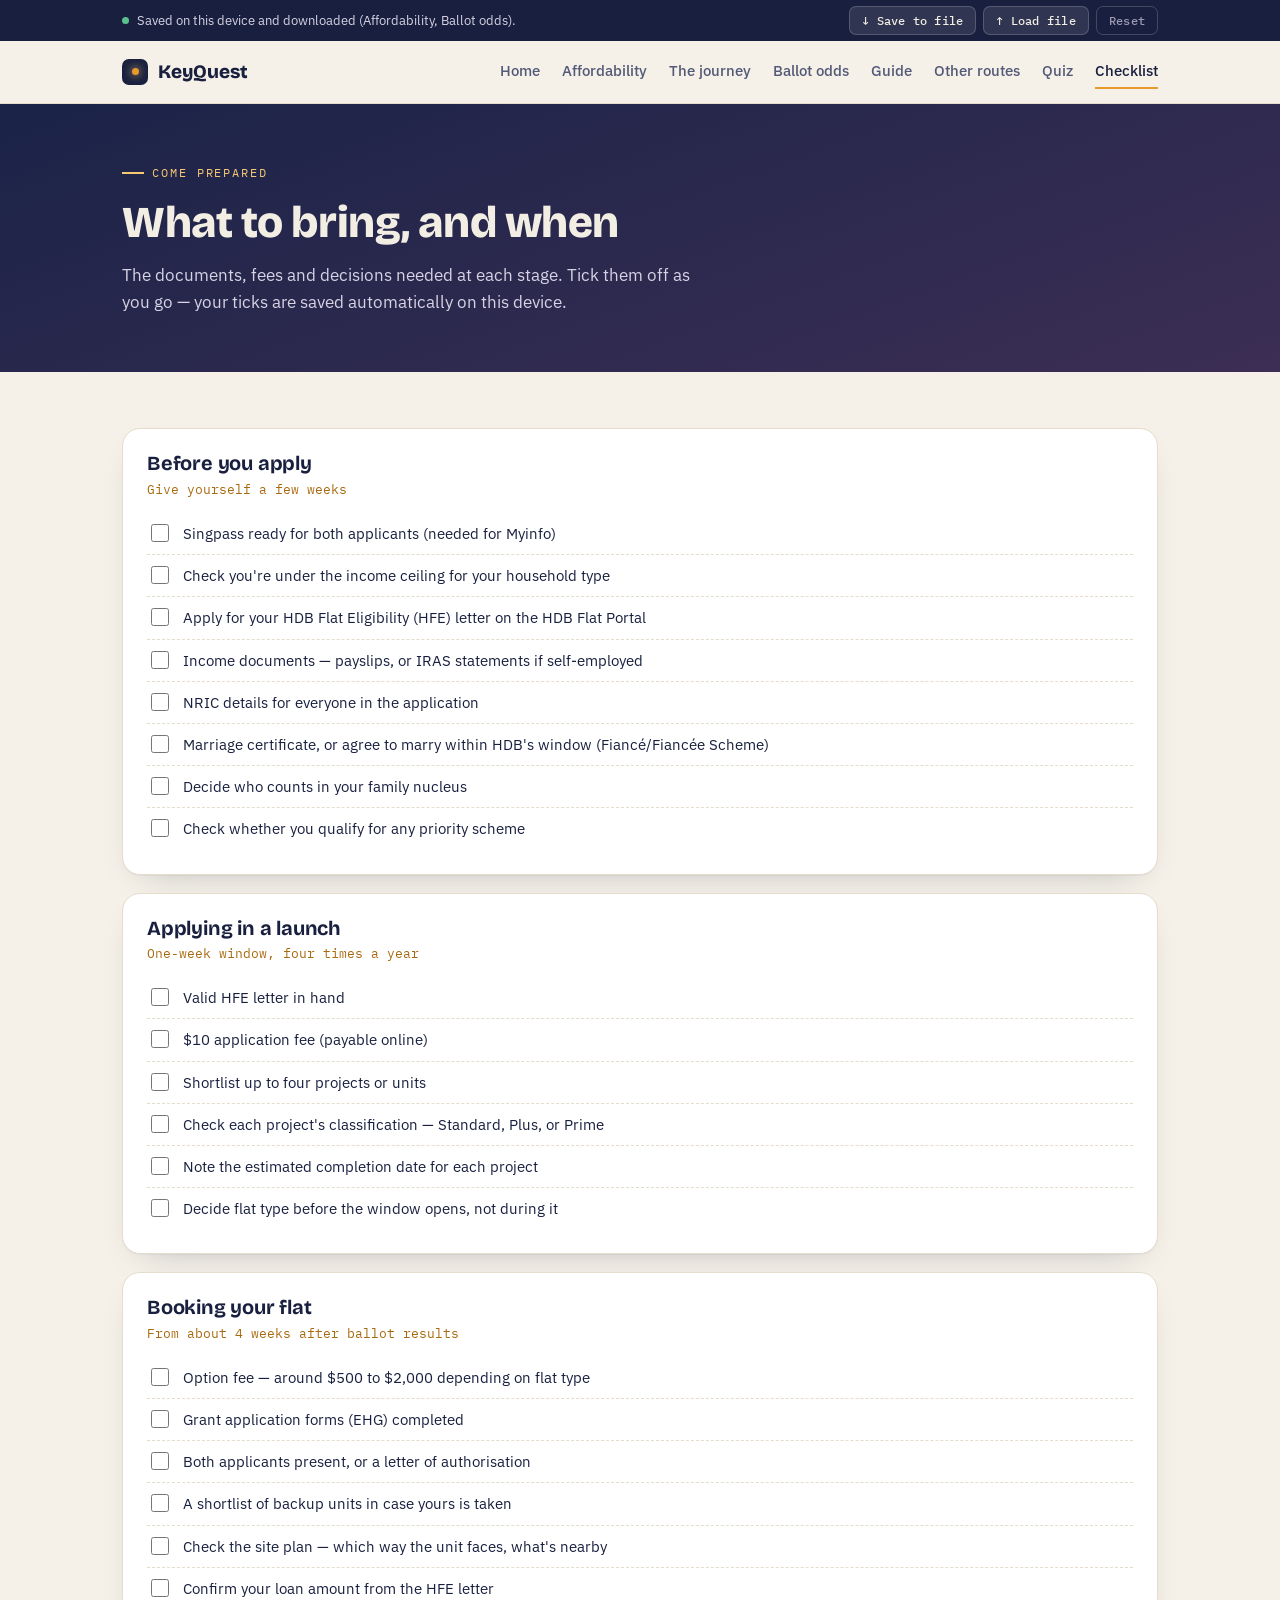
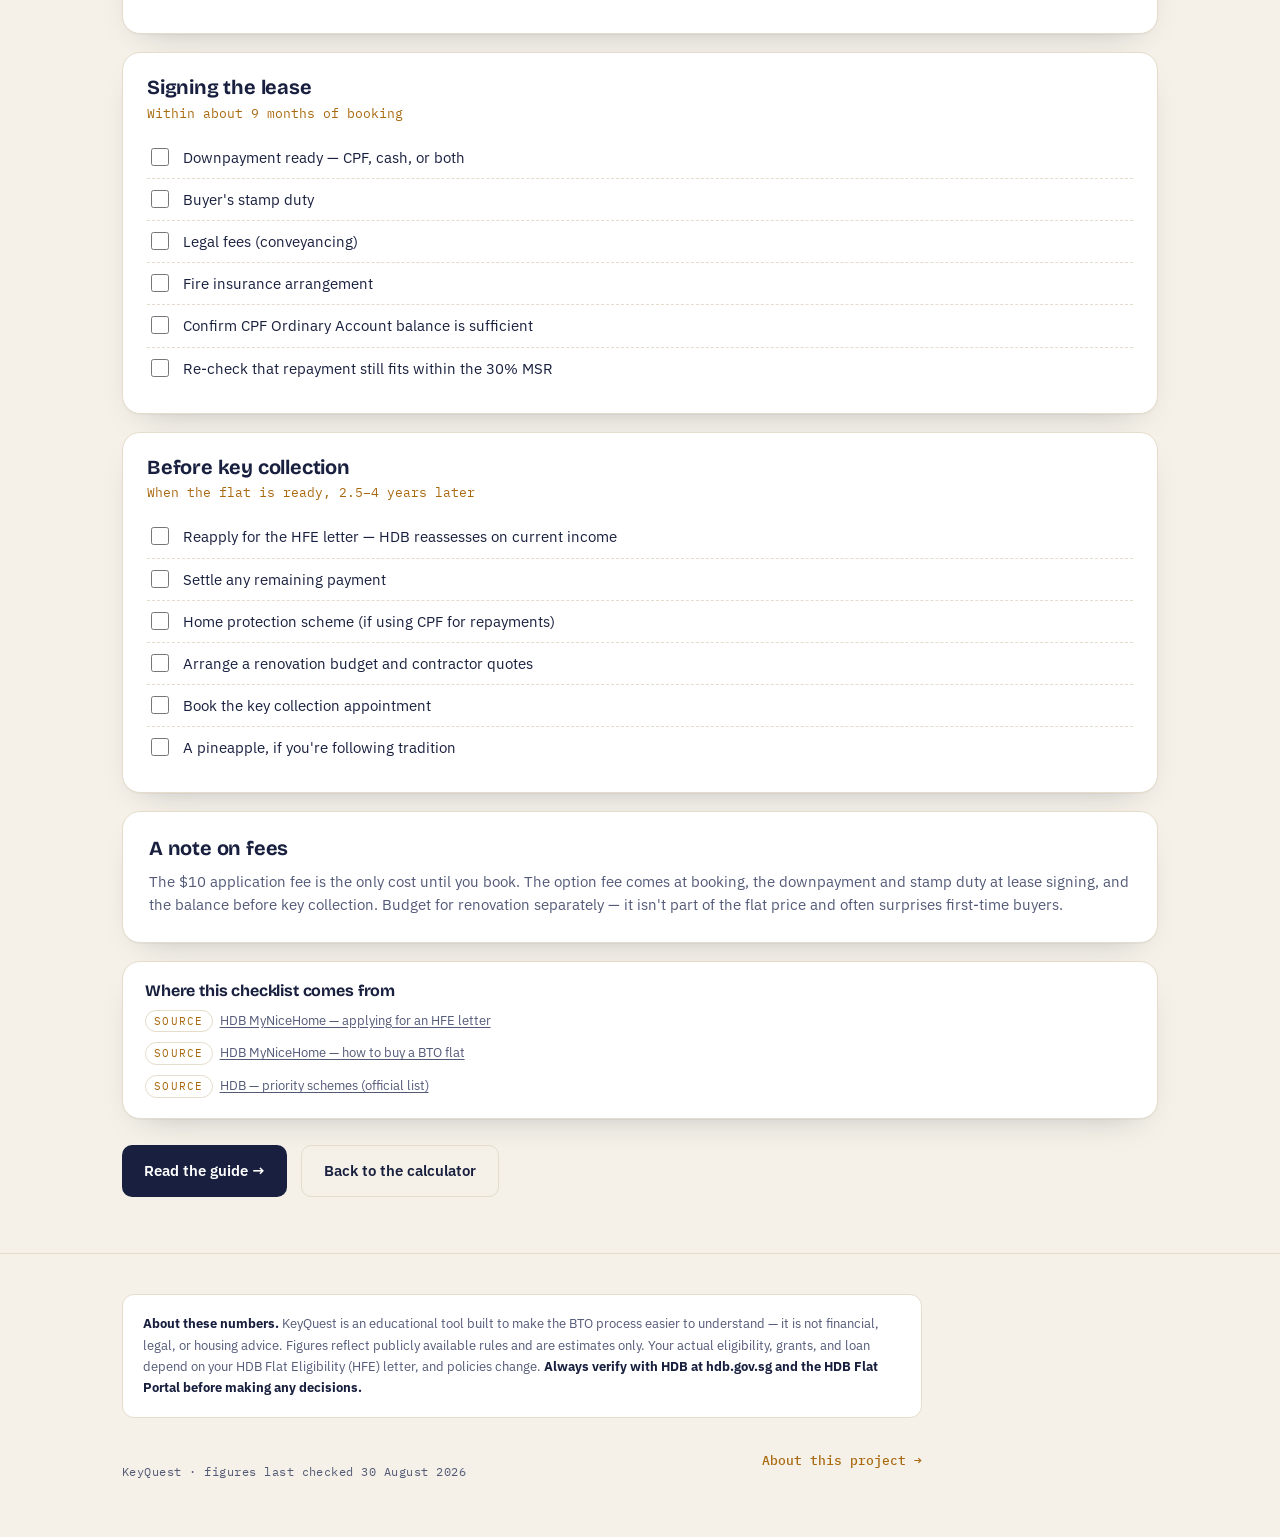
<file: checklist.html>
<!DOCTYPE html>
<html lang="en">
<head>
<meta charset="UTF-8">
<meta name="viewport" content="width=device-width, initial-scale=1.0">
<title>Checklist — KeyQuest</title>
<meta name="description" content="Documents, fees and decisions to prepare at each stage of the HDB BTO process.">
<!-- how the link looks when shared -->
<meta property="og:type" content="website">
<meta property="og:site_name" content="KeyQuest">
<meta property="og:title" content="Checklist — KeyQuest">
<meta property="og:description" content="Documents, fees and decisions to prepare at each stage of the HDB BTO process.">
<meta property="og:image" content="https://lekerxun149.github.io/SIP_BTO/img/preview.png">
<meta property="og:image:width" content="1200">
<meta property="og:image:height" content="630">
<meta property="og:url" content="https://lekerxun149.github.io/SIP_BTO/checklist.html">
<meta name="twitter:card" content="summary_large_image">
<meta name="twitter:title" content="Checklist — KeyQuest">
<meta name="twitter:description" content="Documents, fees and decisions to prepare at each stage of the HDB BTO process.">
<meta name="twitter:image" content="https://lekerxun149.github.io/SIP_BTO/img/preview.png">
<link rel="icon" href="img/favicon.ico" sizes="any">
<link rel="icon" type="image/png" sizes="32x32" href="img/favicon-32.png">
<link rel="apple-touch-icon" href="img/apple-touch-icon.png">
<meta name="theme-color" content="#19203F">

<link rel="preconnect" href="https://fonts.googleapis.com">
<link rel="preconnect" href="https://fonts.gstatic.com" crossorigin>
<link href="https://fonts.googleapis.com/css2?family=Bricolage+Grotesque:opsz,wght@12..96,500;12..96,700;12..96,800&family=IBM+Plex+Mono:wght@400;500;600&family=IBM+Plex+Sans:wght@400;500;600&display=swap" rel="stylesheet">
<link rel="stylesheet" href="css/style.css?v=0.14">
</head>
<body>

<header class="page-head">
  <div class="wrap">
    <div class="eyebrow">Come prepared</div>
    <h1>What to bring, and when</h1>
    <p>The documents, fees and decisions needed at each stage. Tick them off as you go — your ticks are saved automatically on this device.</p>
  </div>
</header>

<section>
  <div class="wrap">
    <div id="checklists"></div>

    <div class="panel" style="margin-top:8px">
      <h3 style="font-size:20px; margin-bottom:10px">A note on fees</h3>
      <p style="color:var(--ink-soft); font-size:14.5px; margin:0">
        The $10 application fee is the only cost until you book. The option fee comes at booking,
        the downpayment and stamp duty at lease signing, and the balance before key collection.
        Budget for renovation separately — it isn't part of the flat price and often surprises first-time buyers.
      </p>
    </div>

    <div class="panel" style="margin-top:18px; padding:20px 22px">
      <h3 style="font-size:16px; margin-bottom:6px">Where this checklist comes from</h3>
      <div class="src-slot" data-src="hfe"></div>
      <div class="src-slot" data-src="btoGuide"></div>
      <div class="src-slot" data-src="priority"></div>
    </div>

    <div class="cta-row" style="margin-top:26px">
      <a class="btn btn-dark" href="guide.html">Read the guide →</a>
      <a class="btn btn-line" href="calculator.html">Back to the calculator</a>
    </div>
  </div>
</section>

<script src="data/bto-data.js?v=0.14"></script>
<script src="js/progress.js?v=0.14"></script>
<script src="js/nav.js?v=0.14"></script>
<script src="js/sources.js?v=0.14"></script>
<script>
  /* Checklist content lives here for now — move it into
     data/bto-data.js if it grows or another page needs it. */
  const CHECKLIST = [
    {
      stage: "Before you apply",
      when: "Give yourself a few weeks",
      items: [
        "Singpass ready for both applicants (needed for Myinfo)",
        "Check you're under the income ceiling for your household type",
        "Apply for your HDB Flat Eligibility (HFE) letter on the HDB Flat Portal",
        "Income documents — payslips, or IRAS statements if self-employed",
        "NRIC details for everyone in the application",
        "Marriage certificate, or agree to marry within HDB's window (Fiancé/Fiancée Scheme)",
        "Decide who counts in your family nucleus",
        "Check whether you qualify for any priority scheme"
      ]
    },
    {
      stage: "Applying in a launch",
      when: "One-week window, four times a year",
      items: [
        "Valid HFE letter in hand",
        "$10 application fee (payable online)",
        "Shortlist up to four projects or units",
        "Check each project's classification — Standard, Plus, or Prime",
        "Note the estimated completion date for each project",
        "Decide flat type before the window opens, not during it"
      ]
    },
    {
      stage: "Booking your flat",
      when: "From about 4 weeks after ballot results",
      items: [
        "Option fee — around $500 to $2,000 depending on flat type",
        "Grant application forms (EHG) completed",
        "Both applicants present, or a letter of authorisation",
        "A shortlist of backup units in case yours is taken",
        "Check the site plan — which way the unit faces, what's nearby",
        "Confirm your loan amount from the HFE letter"
      ]
    },
    {
      stage: "Signing the lease",
      when: "Within about 9 months of booking",
      items: [
        "Downpayment ready — CPF, cash, or both",
        "Buyer's stamp duty",
        "Legal fees (conveyancing)",
        "Fire insurance arrangement",
        "Confirm CPF Ordinary Account balance is sufficient",
        "Re-check that repayment still fits within the 30% MSR"
      ]
    },
    {
      stage: "Before key collection",
      when: "When the flat is ready, 2.5–4 years later",
      items: [
        "Reapply for the HFE letter — HDB reassesses on current income",
        "Settle any remaining payment",
        "Home protection scheme (if using CPF for repayments)",
        "Arrange a renovation budget and contractor quotes",
        "Book the key collection appointment",
        "A pineapple, if you're following tradition"
      ]
    }
  ];

  const saved = PROGRESS.get("checklist") || {};

  document.getElementById("checklists").innerHTML = CHECKLIST.map((c, ci) => `
    <div class="check-stage">
      <h3>${c.stage}</h3>
      <div class="when">${c.when}</div>
      <ul class="check-list">
        ${c.items.map((it, ii) => `
          <li>
            <input type="checkbox" id="c${ci}-${ii}" ${saved["c"+ci+"-"+ii] ? "checked" : ""}>
            <label for="c${ci}-${ii}">${it}</label>
          </li>`).join("")}
      </ul>
    </div>`).join("");

  /* remember every tick */
  document.querySelectorAll('.check-list input[type=checkbox]').forEach(box => {
    box.addEventListener("change", () => PROGRESS.setChecklistItem(box.id, box.checked));
  });
</script>
</body>
</html>
</file>
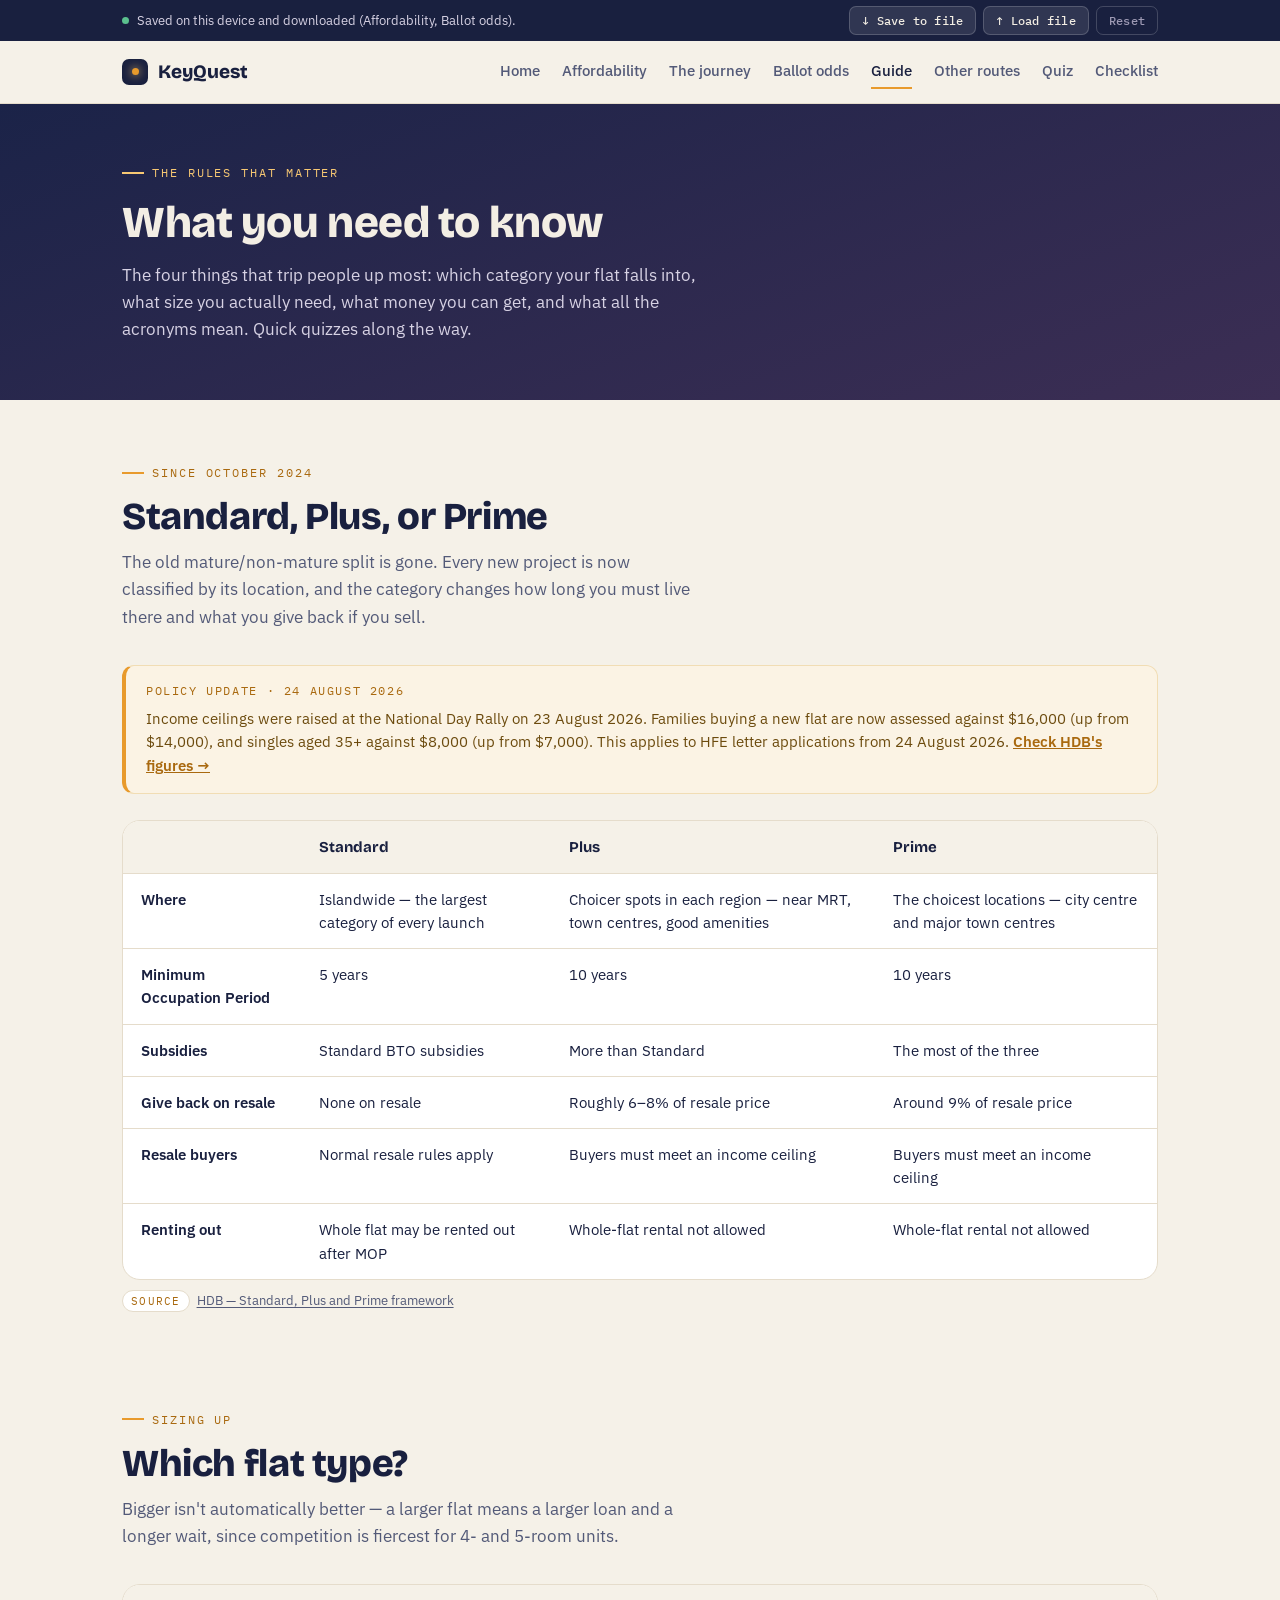
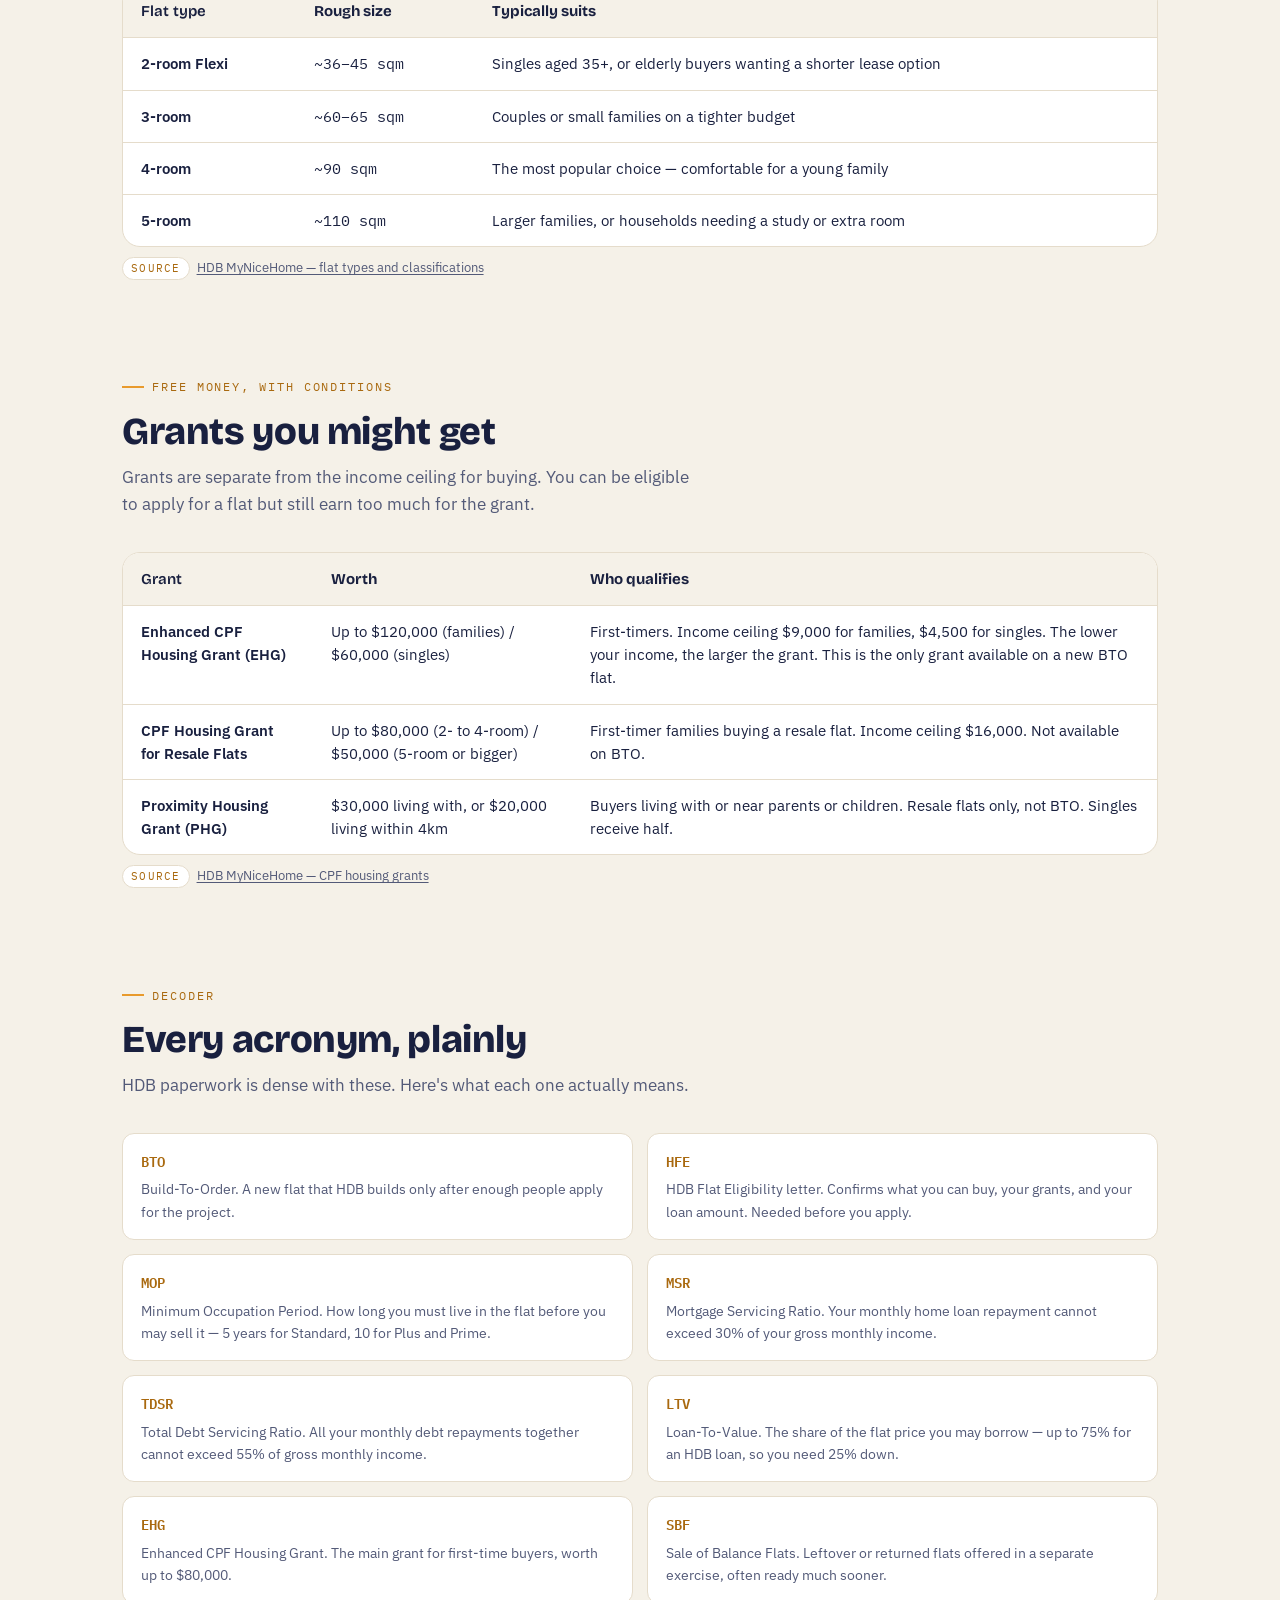
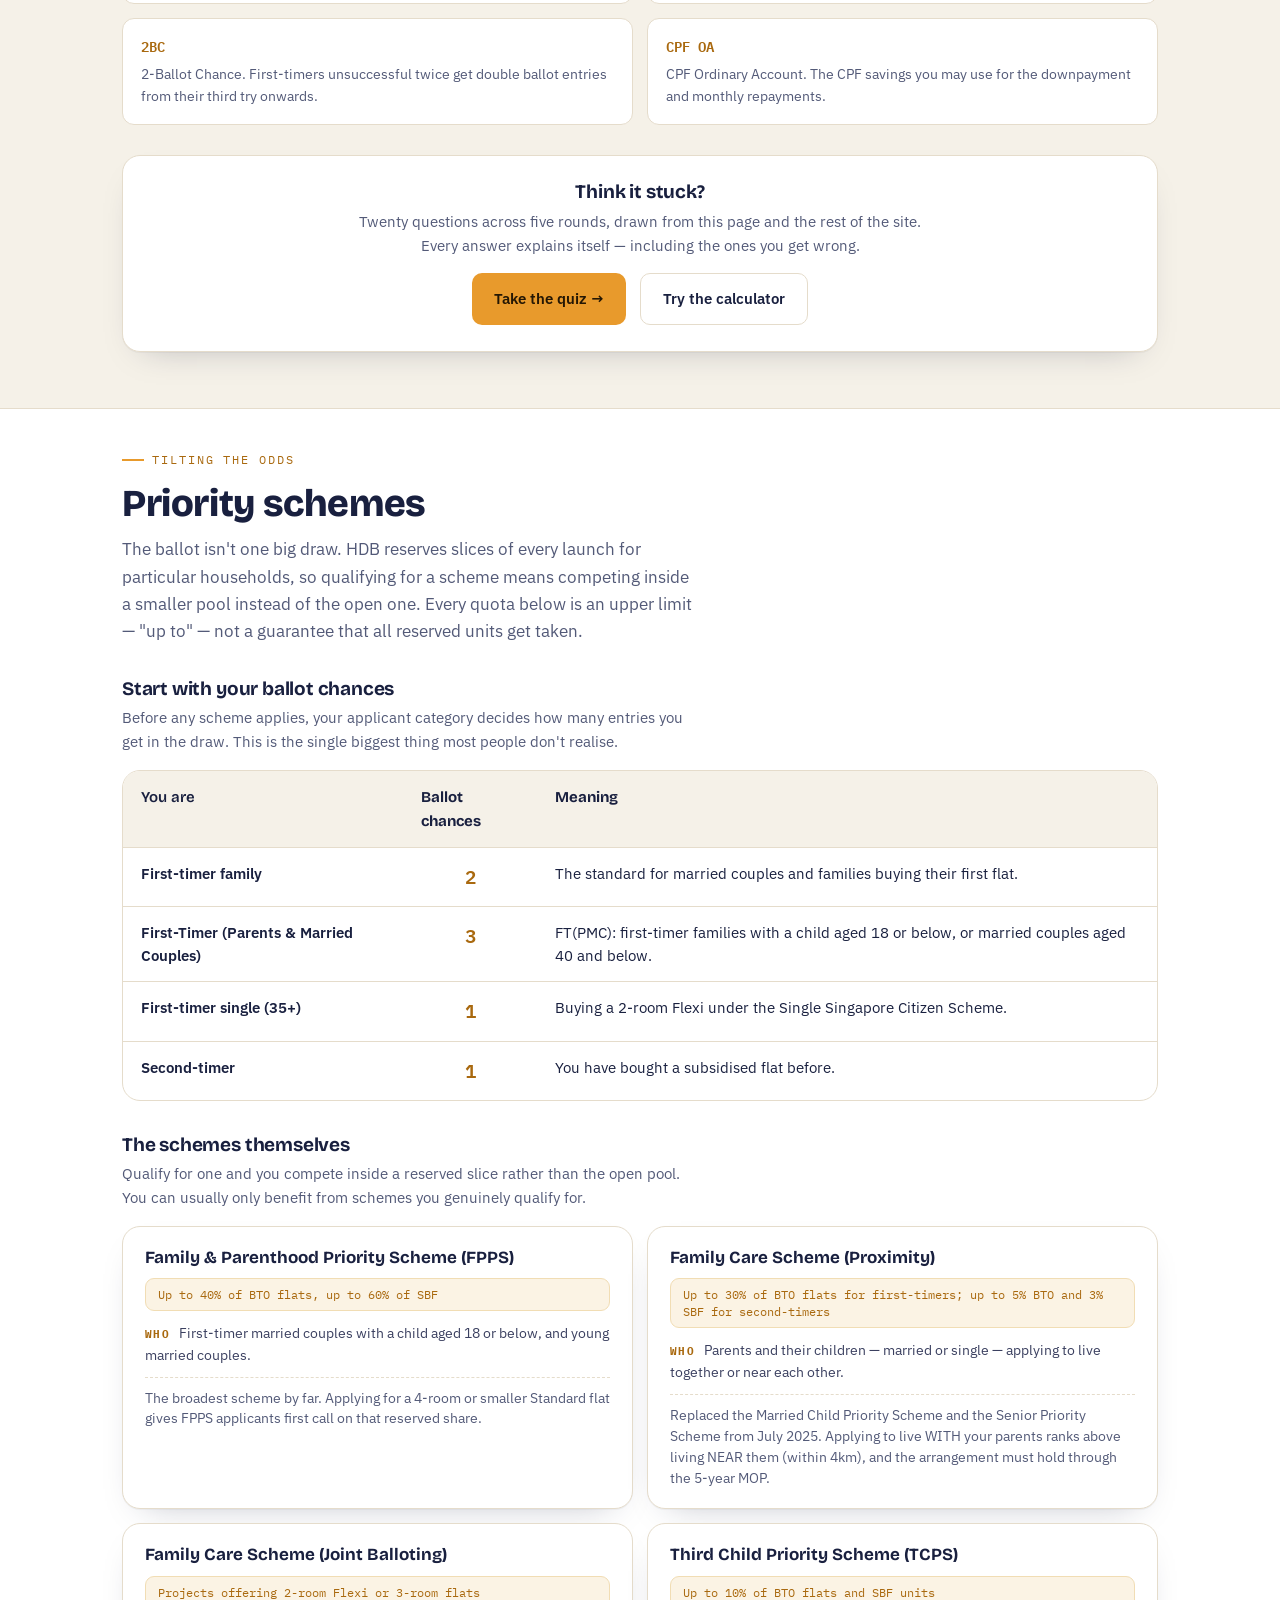
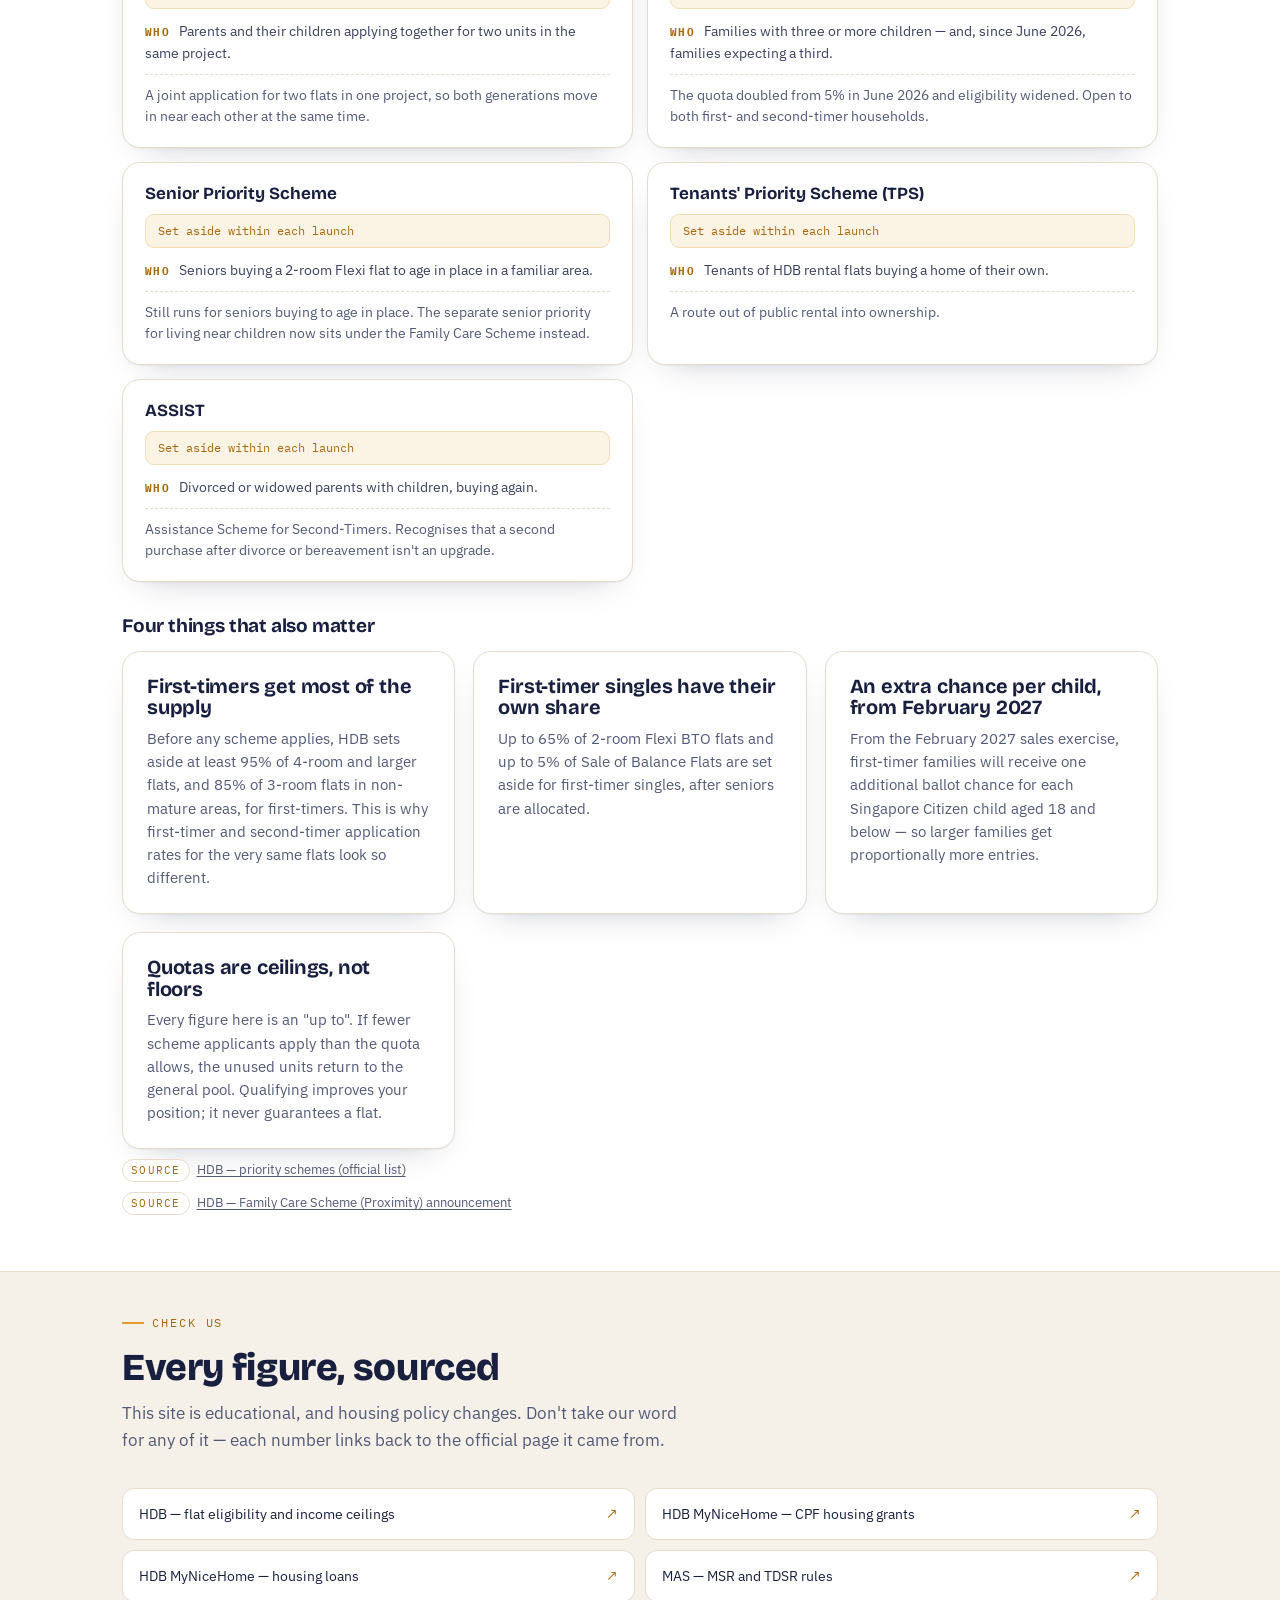
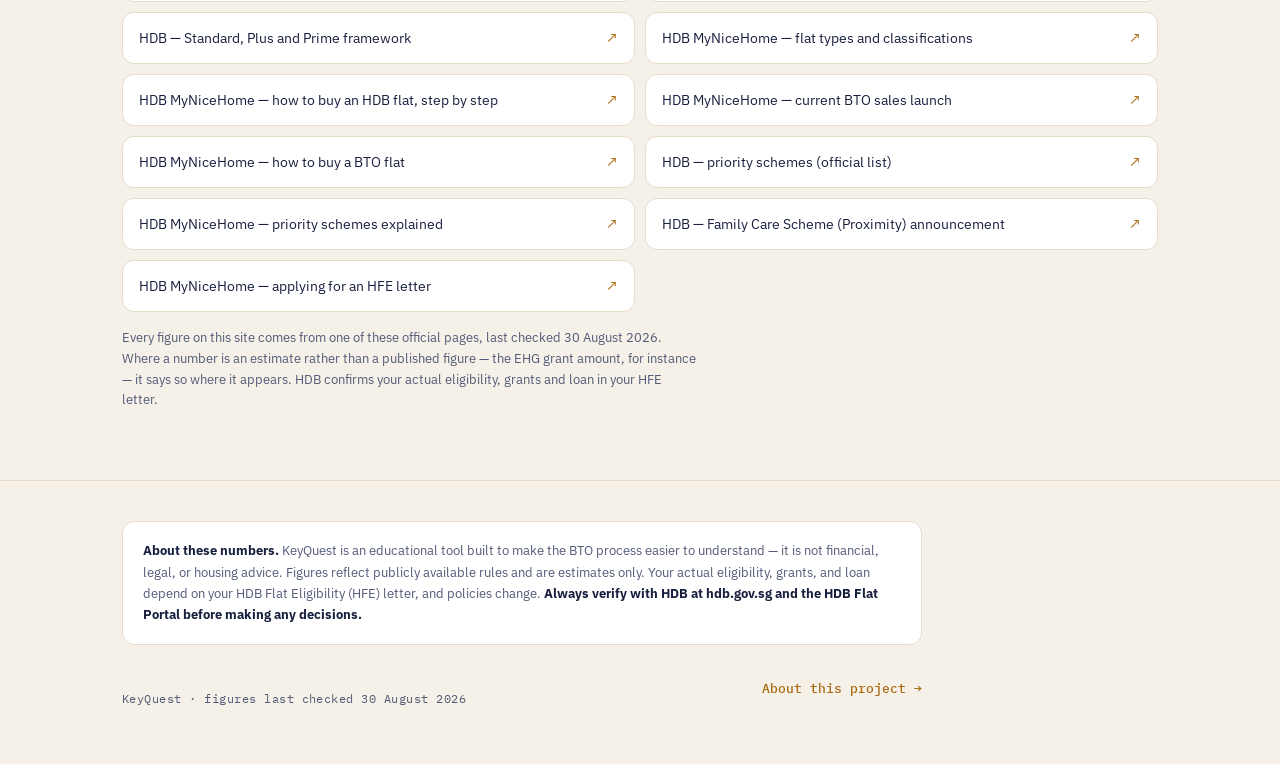
<file: guide.html>
<!DOCTYPE html>
<html lang="en">
<head>
<meta charset="UTF-8">
<meta name="viewport" content="width=device-width, initial-scale=1.0">
<title>Guide — KeyQuest</title>
<meta name="description" content="Standard, Plus and Prime explained, plus HDB flat types, grants and a glossary of BTO terms — with quick quizzes.">
<!-- how the link looks when shared -->
<meta property="og:type" content="website">
<meta property="og:site_name" content="KeyQuest">
<meta property="og:title" content="Guide — KeyQuest">
<meta property="og:description" content="Standard, Plus and Prime explained, plus HDB flat types, grants and a glossary of BTO terms — with quick quizzes.">
<meta property="og:image" content="https://lekerxun149.github.io/SIP_BTO/img/preview.png">
<meta property="og:image:width" content="1200">
<meta property="og:image:height" content="630">
<meta property="og:url" content="https://lekerxun149.github.io/SIP_BTO/guide.html">
<meta name="twitter:card" content="summary_large_image">
<meta name="twitter:title" content="Guide — KeyQuest">
<meta name="twitter:description" content="Standard, Plus and Prime explained, plus HDB flat types, grants and a glossary of BTO terms — with quick quizzes.">
<meta name="twitter:image" content="https://lekerxun149.github.io/SIP_BTO/img/preview.png">
<link rel="icon" href="img/favicon.ico" sizes="any">
<link rel="icon" type="image/png" sizes="32x32" href="img/favicon-32.png">
<link rel="apple-touch-icon" href="img/apple-touch-icon.png">
<meta name="theme-color" content="#19203F">

<link rel="preconnect" href="https://fonts.googleapis.com">
<link rel="preconnect" href="https://fonts.gstatic.com" crossorigin>
<link href="https://fonts.googleapis.com/css2?family=Bricolage+Grotesque:opsz,wght@12..96,500;12..96,700;12..96,800&family=IBM+Plex+Mono:wght@400;500;600&family=IBM+Plex+Sans:wght@400;500;600&display=swap" rel="stylesheet">
<link rel="stylesheet" href="css/style.css?v=0.14">
</head>
<body>

<header class="page-head">
  <div class="wrap">
    <div class="eyebrow">The rules that matter</div>
    <h1>What you need to know</h1>
    <p>The four things that trip people up most: which category your flat falls into, what size you actually need, what money you can get, and what all the acronyms mean. Quick quizzes along the way.</p>
  </div>
</header>

<!-- ---------- Standard / Plus / Prime ---------- -->
<section>
  <div class="wrap">
    <div class="sec-head">
      <div class="sec-eyebrow">Since October 2024</div>
      <h2>Standard, Plus, or Prime</h2>
      <p>The old mature/non-mature split is gone. Every new project is now classified by its location, and the category changes how long you must live there and what you give back if you sell.</p>
    </div>

    <div class="notice-slot"></div>

    <div class="table-scroll">
      <table id="classTable">
        <thead>
          <tr><th>&nbsp;</th><th>Standard</th><th>Plus</th><th>Prime</th></tr>
        </thead>
        <tbody><!-- filled by script below --></tbody>
      </table>
    </div>

    <div class="src-slot" data-src="classification"></div>
  </div>
</section>

<!-- ---------- flat types ---------- -->
<section>
  <div class="wrap">
    <div class="sec-head">
      <div class="sec-eyebrow">Sizing up</div>
      <h2>Which flat type?</h2>
      <p>Bigger isn't automatically better — a larger flat means a larger loan and a longer wait, since competition is fiercest for 4- and 5-room units.</p>
    </div>

    <div class="table-scroll">
      <table id="flatTable">
        <thead><tr><th>Flat type</th><th>Rough size</th><th>Typically suits</th></tr></thead>
        <tbody></tbody>
      </table>
    </div>
    <div class="src-slot" data-src="flatTypes"></div>
  </div>
</section>

<!-- ---------- grants ---------- -->
<section>
  <div class="wrap">
    <div class="sec-head">
      <div class="sec-eyebrow">Free money, with conditions</div>
      <h2>Grants you might get</h2>
      <p>Grants are separate from the income ceiling for buying. You can be eligible to apply for a flat but still earn too much for the grant.</p>
    </div>

    <div class="table-scroll">
      <table id="grantTable">
        <thead><tr><th>Grant</th><th>Worth</th><th>Who qualifies</th></tr></thead>
        <tbody></tbody>
      </table>
    </div>

    <div class="src-slot" data-src="grants"></div>
  </div>
</section>

<!-- ---------- glossary ---------- -->
<section>
  <div class="wrap">
    <div class="sec-head">
      <div class="sec-eyebrow">Decoder</div>
      <h2>Every acronym, plainly</h2>
      <p>HDB paperwork is dense with these. Here's what each one actually means.</p>
    </div>

    <dl class="terms" id="glossary"></dl>

    <div class="panel" style="margin-top:30px; text-align:center">
      <h3 style="font-size:19px; margin-bottom:8px">Think it stuck?</h3>
      <p style="color:var(--ink-soft); font-size:14.5px; margin:0 auto 16px; max-width:var(--measure)">
        Twenty questions across five rounds, drawn from this page and the rest of the site.
        Every answer explains itself — including the ones you get wrong.
      </p>
      <div class="cta-row" style="justify-content:center">
        <a class="btn btn-amber" href="quiz.html">Take the quiz →</a>
        <a class="btn btn-line" href="calculator.html">Try the calculator</a>
      </div>
    </div>
  </div>
</section>


<!-- ---------- priority schemes ---------- -->
<section style="background:#fff; border-top:1px solid var(--line)">
  <div class="wrap">
    <div class="sec-head">
      <div class="sec-eyebrow">Tilting the odds</div>
      <h2>Priority schemes</h2>
      <p id="prioIntro"></p>
    </div>

    <h3 style="font-size:19px; margin-bottom:6px">Start with your ballot chances</h3>
    <p style="color:var(--ink-soft); font-size:15px; margin:0 0 16px; max-width:var(--measure)">
      Before any scheme applies, your applicant category decides how many entries you get in the draw.
      This is the single biggest thing most people don't realise.
    </p>
    <div class="table-scroll">
      <table id="chanceTable">
        <thead><tr><th>You are</th><th>Ballot chances</th><th>Meaning</th></tr></thead>
        <tbody></tbody>
      </table>
    </div>

    <h3 style="font-size:19px; margin:34px 0 6px">The schemes themselves</h3>
    <p style="color:var(--ink-soft); font-size:15px; margin:0 0 16px; max-width:var(--measure)">
      Qualify for one and you compete inside a reserved slice rather than the open pool.
      You can usually only benefit from schemes you genuinely qualify for.
    </p>
    <div class="schemes" id="prioSchemes"></div>

    <h3 style="font-size:19px; margin:34px 0 14px">Four things that also matter</h3>
    <div class="cards3" id="prioAlso"></div>

    <div class="src-slot" data-src="priority"></div>
    <div class="src-slot" data-src="familyCare"></div>
  </div>
</section>

<section style="border-top:1px solid var(--line)">
  <div class="wrap">
    <div class="sec-head">
      <div class="sec-eyebrow">Check us</div>
      <h2>Every figure, sourced</h2>
      <p>This site is educational, and housing policy changes. Don't take our word for any of it — each number links back to the official page it came from.</p>
    </div>
    <div class="src-all"></div>
  </div>
</section>

<script src="data/bto-data.js?v=0.14"></script>
<script src="js/progress.js?v=0.14"></script>
<script src="js/nav.js?v=0.14"></script>
<script>
  /* Standard / Plus / Prime — rows built from the data file */
  const rows = [
    ["Where",            "where"],
    ["Minimum Occupation Period", "mop"],
    ["Subsidies",        "subsidy"],
    ["Give back on resale", "clawback"],
    ["Resale buyers",    "resale"],
    ["Renting out",      "rent"]
  ];
  document.querySelector("#classTable tbody").innerHTML = rows.map(([label, key]) =>
    `<tr><td>${label}</td>${BTO_DATA.classification.map(c => `<td>${c[key]}</td>`).join("")}</tr>`
  ).join("");

  /* flat types */
  document.querySelector("#flatTable tbody").innerHTML = BTO_DATA.flatTypes.map(f =>
    `<tr><td>${f.type}</td><td class="mono">${f.size}</td><td>${f.who}</td></tr>`
  ).join("");

  /* grants */
  document.querySelector("#grantTable tbody").innerHTML = BTO_DATA.grants.map(g =>
    `<tr><td>${g.name}</td><td>${g.amount}</td><td>${g.who}</td></tr>`
  ).join("");

  /* priority schemes */
  const P = BTO_DATA.priority;
  document.getElementById("prioIntro").textContent = P.intro;

  document.querySelector("#chanceTable tbody").innerHTML = P.ballotChances.map(c =>
    `<tr><td>${c.who}</td><td class="mono chance-cell">${c.chances}</td><td>${c.note}</td></tr>`
  ).join("");

  document.getElementById("prioSchemes").innerHTML = P.schemes.map(sc => `
    <div class="scheme">
      <div class="scheme-head">
        <h4>${sc.name}</h4>
        <span class="tag">${sc.quota}</span>
      </div>
      <p class="scheme-who"><b>Who</b> ${sc.who}</p>
      <p class="scheme-note">${sc.note}</p>
    </div>`).join("");

  document.getElementById("prioAlso").innerHTML = P.alsoMatters.map(a =>
    `<div class="card"><h3>${a.name}</h3><p>${a.body}</p></div>`).join("");

  /* glossary */
  document.getElementById("glossary").innerHTML = BTO_DATA.glossary.map(t =>
    `<div class="term"><dt>${t.term}</dt><dd>${t.def}</dd></div>`
  ).join("");
</script>
<script src="js/sources.js?v=0.14"></script>
</body>
</html>
</file>
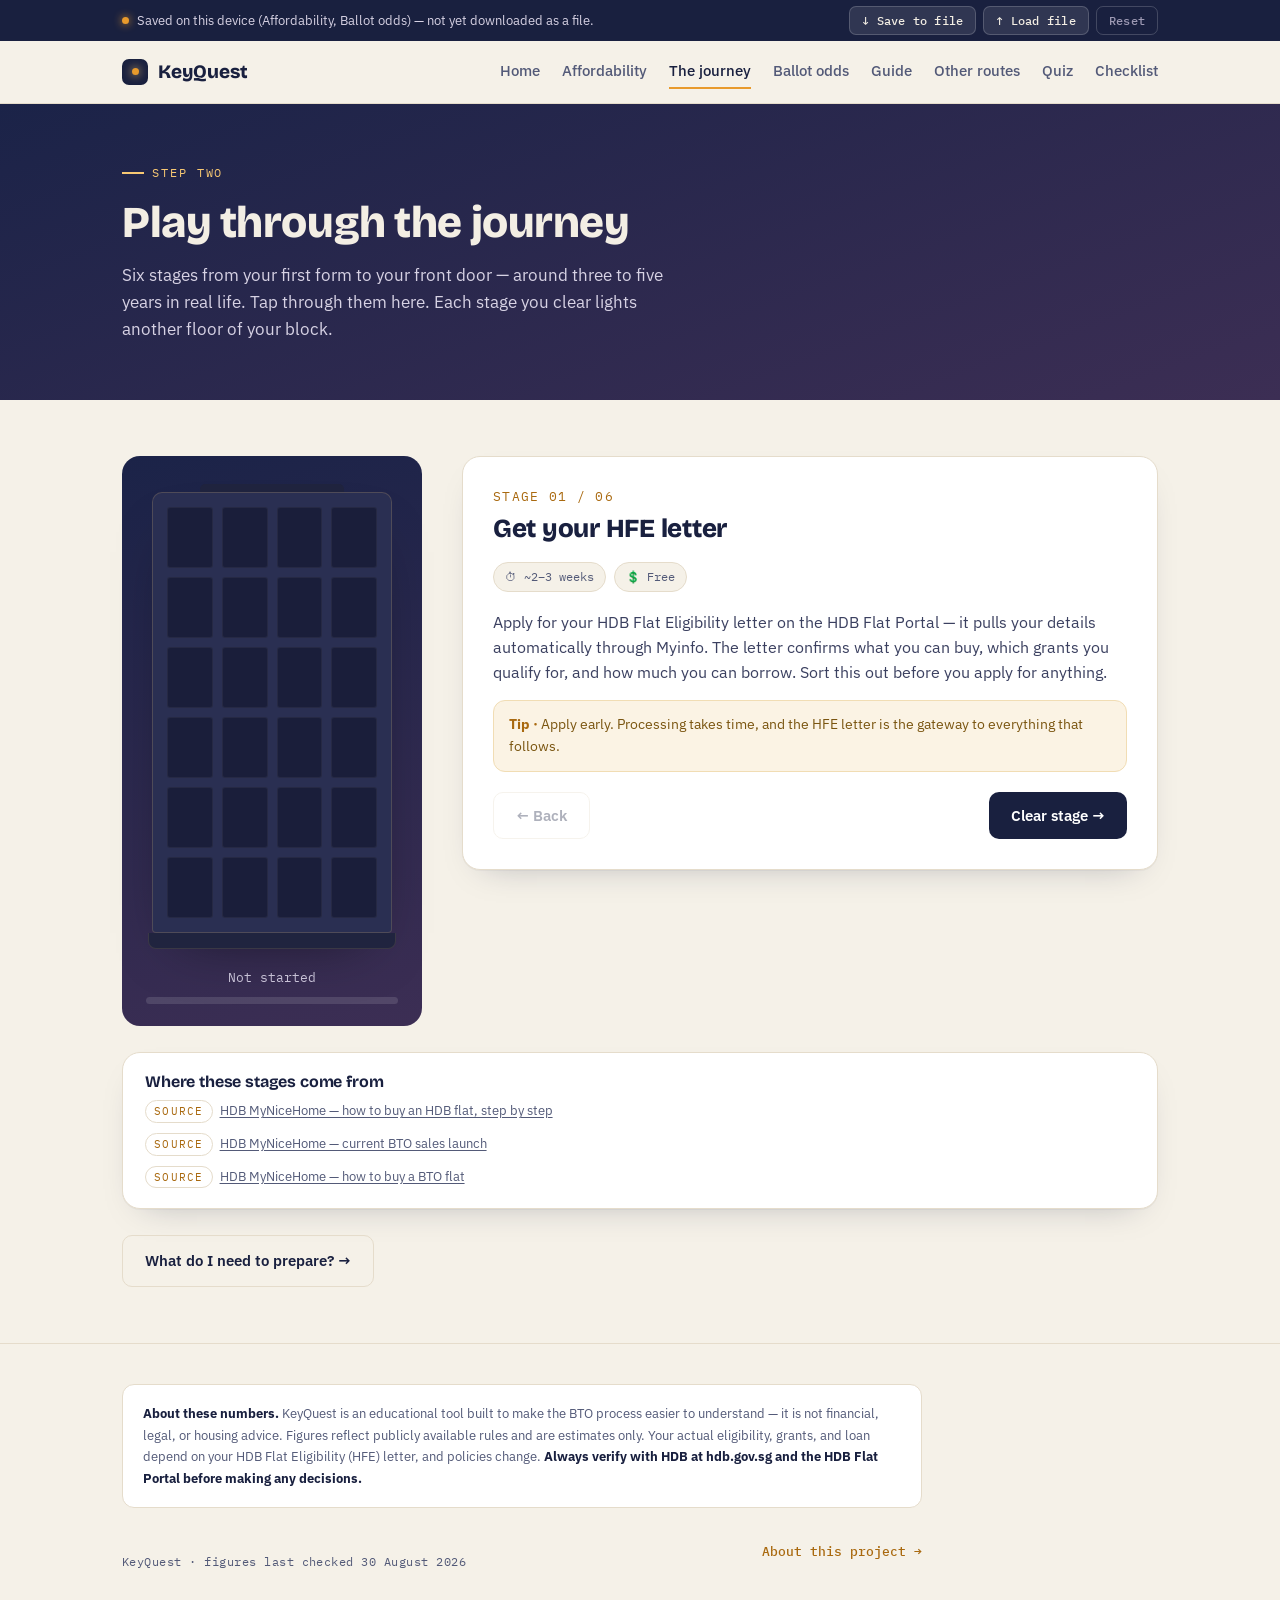
<file: journey.html>
<!DOCTYPE html>
<html lang="en">
<head>
<meta charset="UTF-8">
<meta name="viewport" content="width=device-width, initial-scale=1.0">
<title>The journey — KeyQuest</title>
<meta name="description" content="Play through all six stages of the HDB BTO process, from your HFE letter to key collection.">
<!-- how the link looks when shared -->
<meta property="og:type" content="website">
<meta property="og:site_name" content="KeyQuest">
<meta property="og:title" content="The journey — KeyQuest">
<meta property="og:description" content="Play through all six stages of the HDB BTO process, from your HFE letter to key collection.">
<meta property="og:image" content="https://lekerxun149.github.io/SIP_BTO/img/preview.png">
<meta property="og:image:width" content="1200">
<meta property="og:image:height" content="630">
<meta property="og:url" content="https://lekerxun149.github.io/SIP_BTO/journey.html">
<meta name="twitter:card" content="summary_large_image">
<meta name="twitter:title" content="The journey — KeyQuest">
<meta name="twitter:description" content="Play through all six stages of the HDB BTO process, from your HFE letter to key collection.">
<meta name="twitter:image" content="https://lekerxun149.github.io/SIP_BTO/img/preview.png">
<link rel="icon" href="img/favicon.ico" sizes="any">
<link rel="icon" type="image/png" sizes="32x32" href="img/favicon-32.png">
<link rel="apple-touch-icon" href="img/apple-touch-icon.png">
<meta name="theme-color" content="#19203F">

<link rel="preconnect" href="https://fonts.googleapis.com">
<link rel="preconnect" href="https://fonts.gstatic.com" crossorigin>
<link href="https://fonts.googleapis.com/css2?family=Bricolage+Grotesque:opsz,wght@12..96,500;12..96,700;12..96,800&family=IBM+Plex+Mono:wght@400;500;600&family=IBM+Plex+Sans:wght@400;500;600&display=swap" rel="stylesheet">
<link rel="stylesheet" href="css/style.css?v=0.14">
</head>
<body>

<header class="page-head">
  <div class="wrap">
    <div class="eyebrow">Step two</div>
    <h1>Play through the journey</h1>
    <p>Six stages from your first form to your front door — around three to five years in real life. Tap through them here. Each stage you clear lights another floor of your block.</p>
  </div>
</header>

<section>
  <div class="wrap">
    <div class="jcols">

      <div class="jblock-card">
        <div class="block" aria-hidden="true">
          <div class="block-cap"></div>
          <div class="block-body" id="journeyBlock"></div>
          <div class="block-base"></div>
        </div>
        <div class="jprogress" id="jProgress">Not started</div>
        <div class="jbar"><div class="jbar-fill" id="jBarFill"></div></div>
      </div>

      <div class="stage-card" id="stageCard"><!-- filled by js/journey.js --></div>

    </div>

    <div class="panel" style="margin-top:26px; padding:20px 22px">
      <h3 style="font-size:16px; margin-bottom:6px">Where these stages come from</h3>
      <div class="src-slot" data-src="timeline"></div>
      <div class="src-slot" data-src="ballot"></div>
      <div class="src-slot" data-src="btoGuide"></div>
    </div>

    <div class="cta-row" style="margin-top:26px">
      <a class="btn btn-line" href="checklist.html">What do I need to prepare? →</a>
    </div>
  </div>
</section>

<script src="data/bto-data.js?v=0.14"></script>
<script src="js/block.js?v=0.14"></script>
<script src="js/progress.js?v=0.14"></script>
<script src="js/nav.js?v=0.14"></script>
<script src="js/sources.js?v=0.14"></script>
<script src="js/journey.js?v=0.14"></script>
</body>
</html>
</file>
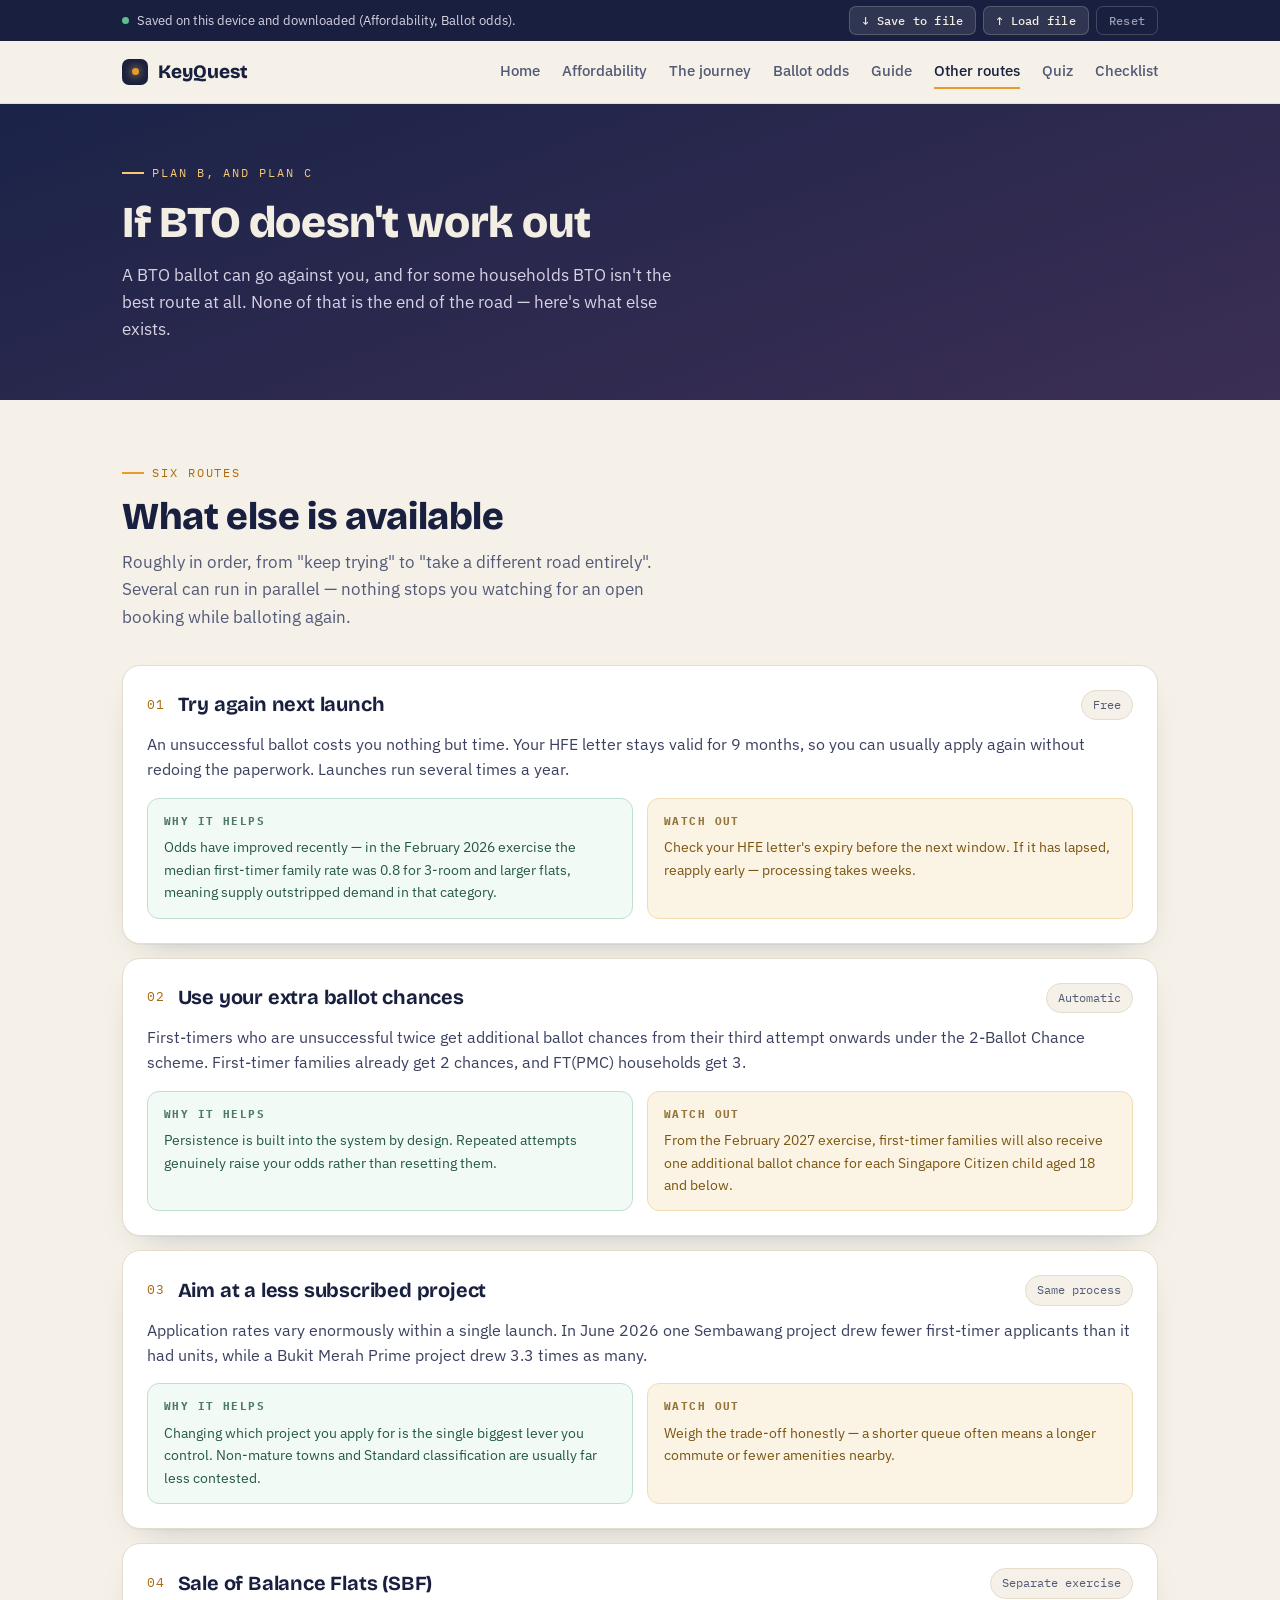
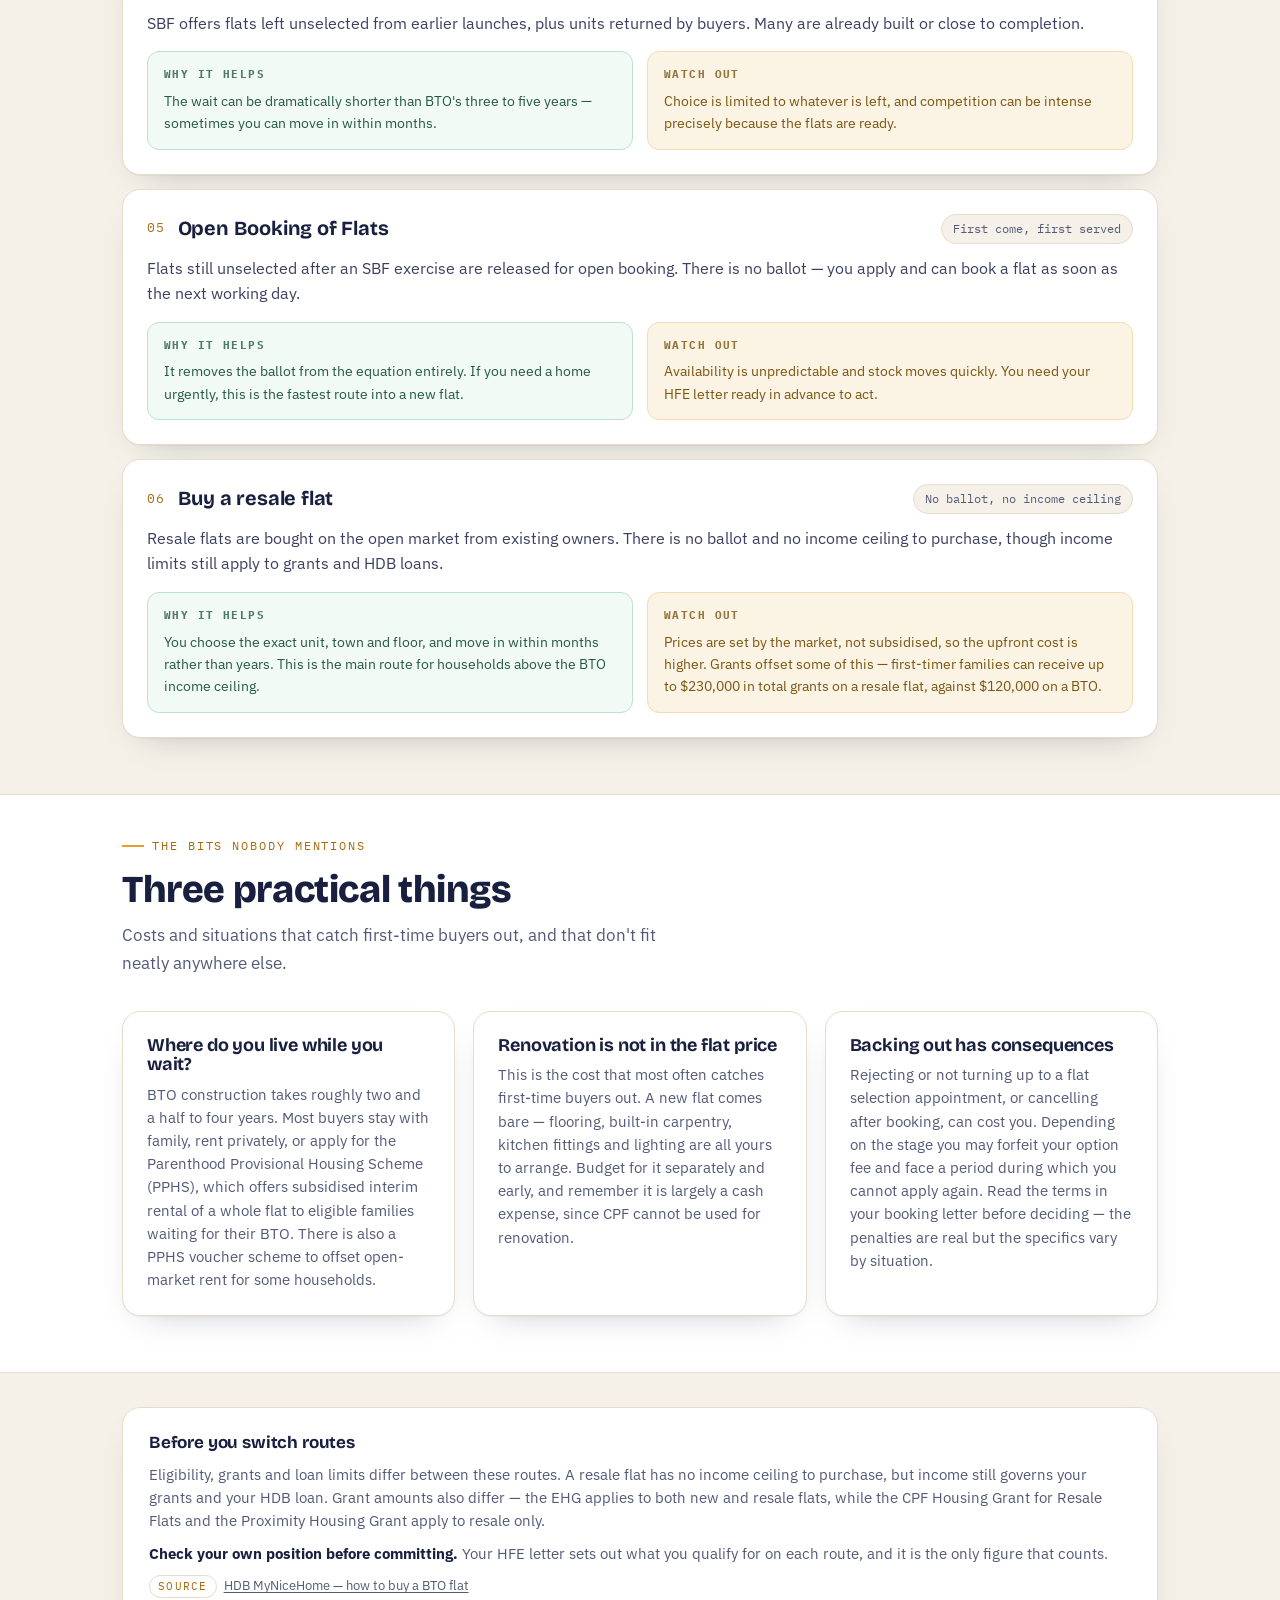
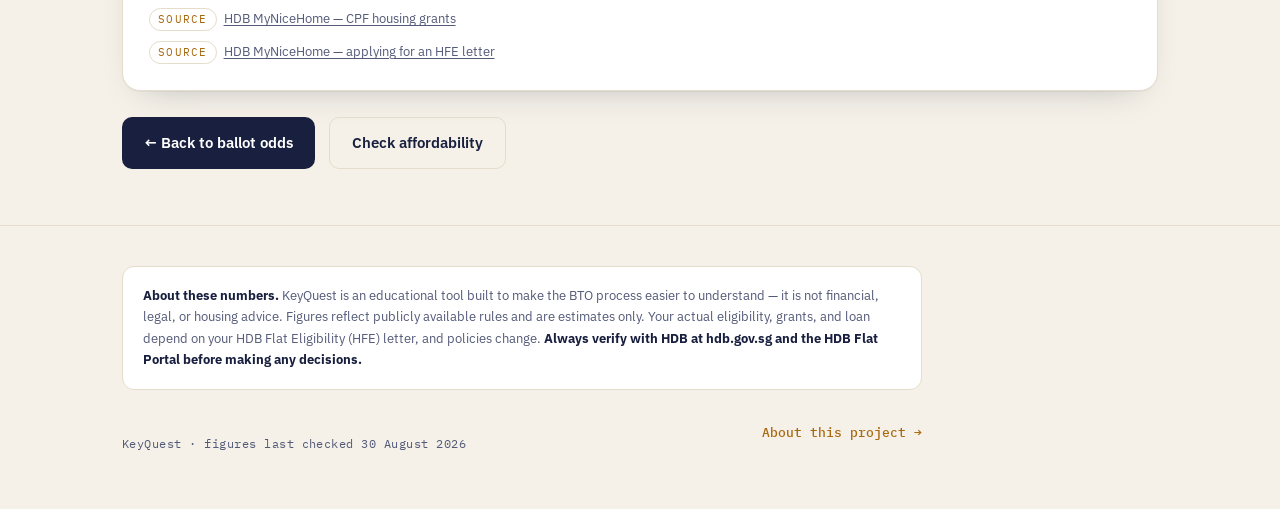
<file: options.html>
<!DOCTYPE html>
<html lang="en">
<head>
<meta charset="UTF-8">
<meta name="viewport" content="width=device-width, initial-scale=1.0">
<title>Other routes — KeyQuest</title>
<meta name="description" content="What to do if the BTO ballot doesn't go your way: trying again, Sale of Balance Flats, open booking, and buying resale.">

<!-- how the link looks when shared -->
<meta property="og:type" content="website">
<meta property="og:site_name" content="KeyQuest">
<meta property="og:title" content="Other routes — KeyQuest">
<meta property="og:description" content="What to do if the BTO ballot doesn't go your way: trying again, Sale of Balance Flats, open booking, and buying resale.">
<meta property="og:image" content="https://lekerxun149.github.io/SIP_BTO/img/preview.png">
<meta property="og:image:width" content="1200">
<meta property="og:image:height" content="630">
<meta property="og:url" content="https://lekerxun149.github.io/SIP_BTO/options.html">
<meta name="twitter:card" content="summary_large_image">
<meta name="twitter:title" content="Other routes — KeyQuest">
<meta name="twitter:description" content="What to do if the BTO ballot doesn't go your way: trying again, Sale of Balance Flats, open booking, and buying resale.">
<meta name="twitter:image" content="https://lekerxun149.github.io/SIP_BTO/img/preview.png">
<link rel="icon" href="img/favicon.ico" sizes="any">
<link rel="icon" type="image/png" sizes="32x32" href="img/favicon-32.png">
<link rel="apple-touch-icon" href="img/apple-touch-icon.png">
<meta name="theme-color" content="#19203F">

<link rel="preconnect" href="https://fonts.googleapis.com">
<link rel="preconnect" href="https://fonts.gstatic.com" crossorigin>
<link href="https://fonts.googleapis.com/css2?family=Bricolage+Grotesque:opsz,wght@12..96,500;12..96,700;12..96,800&family=IBM+Plex+Mono:wght@400;500;600&family=IBM+Plex+Sans:wght@400;500;600&display=swap" rel="stylesheet">
<link rel="stylesheet" href="css/style.css?v=0.14">
</head>
<body>

<header class="page-head">
  <div class="wrap">
    <div class="eyebrow">Plan B, and plan C</div>
    <h1>If BTO doesn't work out</h1>
    <p id="optIntro"></p>
  </div>
</header>

<section>
  <div class="wrap">
    <div class="sec-head">
      <div class="sec-eyebrow">Six routes</div>
      <h2>What else is available</h2>
      <p>Roughly in order, from "keep trying" to "take a different road entirely". Several can run in parallel — nothing stops you watching for an open booking while balloting again.</p>
    </div>

    <div class="routes" id="optRoutes"></div>
  </div>
</section>

<section style="background:#fff; border-top:1px solid var(--line); border-bottom:1px solid var(--line)">
  <div class="wrap">
    <div class="sec-head">
      <div class="sec-eyebrow">The bits nobody mentions</div>
      <h2>Three practical things</h2>
      <p>Costs and situations that catch first-time buyers out, and that don't fit neatly anywhere else.</p>
    </div>

    <div class="practical" id="optPractical"></div>
  </div>
</section>

<section>
  <div class="wrap">
    <div class="panel">
      <h3 style="font-size:17px; margin-bottom:10px">Before you switch routes</h3>
      <p style="color:var(--ink-soft); font-size:14.5px; margin:0 0 10px">
        Eligibility, grants and loan limits differ between these routes. A resale flat has no income
        ceiling to purchase, but income still governs your grants and your HDB loan. Grant amounts also
        differ — the EHG applies to both new and resale flats, while the CPF Housing Grant for Resale
        Flats and the Proximity Housing Grant apply to resale only.
      </p>
      <p style="color:var(--ink-soft); font-size:14.5px; margin:0">
        <b style="color:var(--ink)">Check your own position before committing.</b> Your HFE letter sets
        out what you qualify for on each route, and it is the only figure that counts.
      </p>
      <div class="src-slot" data-src="btoGuide"></div>
      <div class="src-slot" data-src="grants"></div>
      <div class="src-slot" data-src="hfe"></div>
    </div>

    <div class="cta-row" style="margin-top:26px">
      <a class="btn btn-dark" href="ballot.html">← Back to ballot odds</a>
      <a class="btn btn-line" href="calculator.html">Check affordability</a>
    </div>
  </div>
</section>

<script src="data/bto-data.js?v=0.14"></script>
<script src="js/progress.js?v=0.14"></script>
<script src="js/nav.js?v=0.14"></script>
<script src="js/sources.js?v=0.14"></script>
<script>
  const O = BTO_DATA.options;
  document.getElementById("optIntro").textContent = O.intro;

  document.getElementById("optRoutes").innerHTML = O.routes.map((r, i) => `
    <div class="route">
      <div class="route-head">
        <span class="route-no mono">${String(i + 1).padStart(2, "0")}</span>
        <h3>${r.name}</h3>
        <span class="tag">${r.check}</span>
      </div>
      <p class="route-what">${r.what}</p>
      <div class="route-cols">
        <div class="route-why"><b>Why it helps</b>${r.why}</div>
        <div class="route-watch"><b>Watch out</b>${r.watch}</div>
      </div>
    </div>`).join("");

  document.getElementById("optPractical").innerHTML = O.practical.map(p => `
    <div class="card">
      <h3>${p.name}</h3>
      <p>${p.body}</p>
    </div>`).join("");
</script>
</body>
</html>
</file>
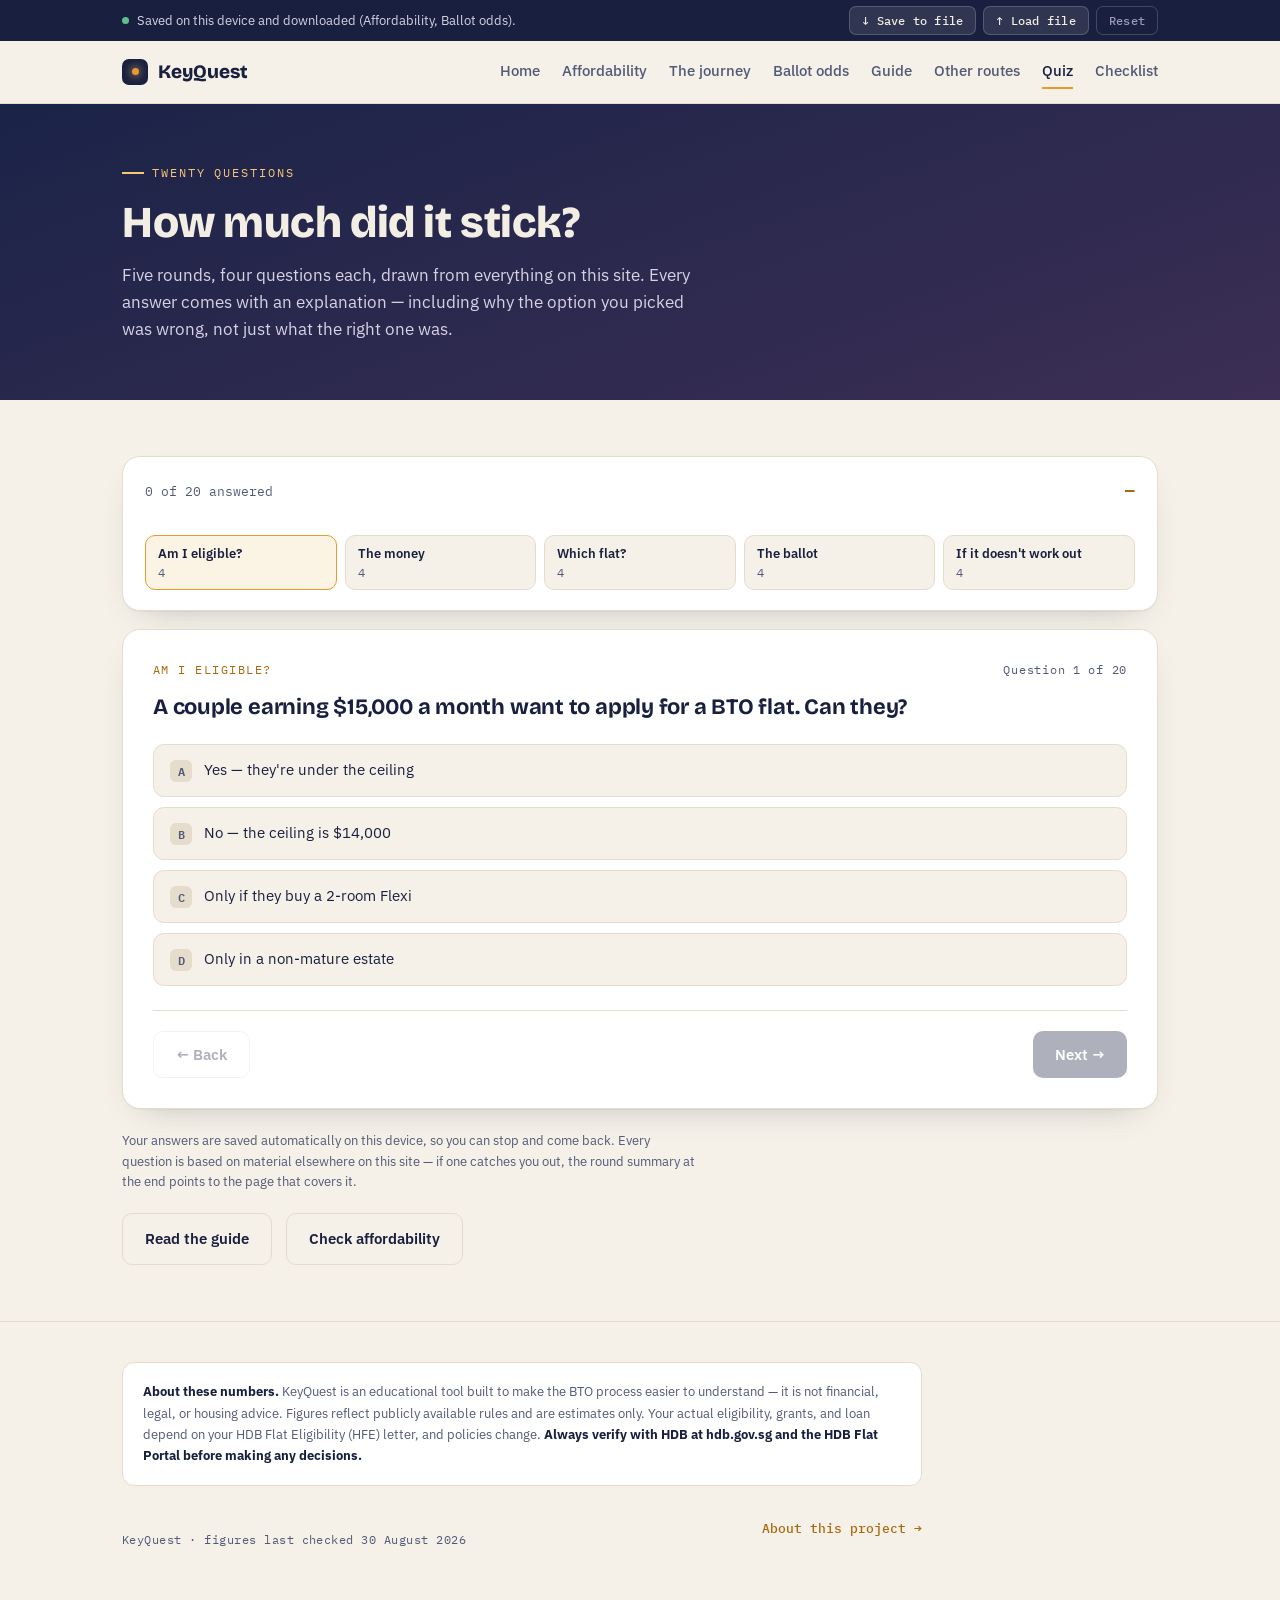
<file: quiz.html>
<!DOCTYPE html>
<html lang="en">
<head>
<meta charset="UTF-8">
<meta name="viewport" content="width=device-width, initial-scale=1.0">
<title>Quiz — KeyQuest</title>
<meta name="description" content="Twenty questions on Singapore's HDB BTO process, across five rounds, with an explanation for every answer.">

<!-- how the link looks when shared -->
<meta property="og:type" content="website">
<meta property="og:site_name" content="KeyQuest">
<meta property="og:title" content="Quiz — KeyQuest">
<meta property="og:description" content="Twenty questions on Singapore's HDB BTO process, across five rounds, with an explanation for every answer.">
<meta property="og:image" content="https://lekerxun149.github.io/SIP_BTO/img/preview.png">
<meta property="og:image:width" content="1200">
<meta property="og:image:height" content="630">
<meta property="og:url" content="https://lekerxun149.github.io/SIP_BTO/quiz.html">
<meta name="twitter:card" content="summary_large_image">
<meta name="twitter:title" content="Quiz — KeyQuest">
<meta name="twitter:description" content="Twenty questions on Singapore's HDB BTO process, across five rounds, with an explanation for every answer.">
<meta name="twitter:image" content="https://lekerxun149.github.io/SIP_BTO/img/preview.png">
<link rel="icon" href="img/favicon.ico" sizes="any">
<link rel="icon" type="image/png" sizes="32x32" href="img/favicon-32.png">
<link rel="apple-touch-icon" href="img/apple-touch-icon.png">
<meta name="theme-color" content="#19203F">

<link rel="preconnect" href="https://fonts.googleapis.com">
<link rel="preconnect" href="https://fonts.gstatic.com" crossorigin>
<link href="https://fonts.googleapis.com/css2?family=Bricolage+Grotesque:opsz,wght@12..96,500;12..96,700;12..96,800&family=IBM+Plex+Mono:wght@400;500;600&family=IBM+Plex+Sans:wght@400;500;600&display=swap" rel="stylesheet">
<link rel="stylesheet" href="css/style.css?v=0.14">
</head>
<body>

<header class="page-head">
  <div class="wrap">
    <div class="eyebrow">Twenty questions</div>
    <h1>How much did it stick?</h1>
    <p>Five rounds, four questions each, drawn from everything on this site. Every answer comes with an explanation — including why the option you picked was wrong, not just what the right one was.</p>
  </div>
</header>

<section>
  <div class="wrap">

    <div class="q-header">
      <div class="q-header-top">
        <span class="q-stat mono" id="qProgress">0 of 20 answered</span>
        <span class="q-stat score mono" id="qScore">—</span>
      </div>
      <div class="jbar"><div class="jbar-fill" id="qBarFill"></div></div>
      <div class="q-rounds" id="qRounds"></div>
    </div>

    <div class="q-card" id="qCard"><!-- filled by js/quiz.js --></div>

    <p class="src-note" style="margin-top:22px">
      Your answers are saved automatically on this device, so you can stop and come back.
      Every question is based on material elsewhere on this site — if one catches you out,
      the round summary at the end points to the page that covers it.
    </p>

    <div class="cta-row" style="margin-top:20px">
      <a class="btn btn-line" href="guide.html">Read the guide</a>
      <a class="btn btn-line" href="calculator.html">Check affordability</a>
    </div>
  </div>
</section>

<script src="data/bto-data.js?v=0.14"></script>
<script src="js/progress.js?v=0.14"></script>
<script src="js/nav.js?v=0.14"></script>
<script src="js/quiz.js?v=0.14"></script>
</body>
</html>
</file>
<file: css/style.css>
/* ============================================================
   KeyQuest — shared stylesheet
   Every page loads this file. Edit colours/fonts here once
   and all five pages change together.
   ============================================================ */

:root{
  /* colour tokens */
  --paper:#F5F1E8; --surface:#FFFFFF; --ink:#19203F; --ink-soft:#535A78;
  --amber:#E89A2C; --amber-deep:#A9690F; --amber-glow:#F7C873;
  --line:#E5DCCB; --ok:#2E7D5B; --warn:#C2552E;
  --dusk-a:#1B2348; --dusk-b:#3C2E54; --dusk-c:#8A4F3A;
  /* shape tokens */
  --r:12px; --r-lg:18px;
  /* Text measure. In REM, not CH, on purpose: `ch` resolves against the
     element's own font size, so 60ch on a 44px heading is a different
     width from 60ch on a 16px paragraph — which is exactly how the page
     header and the sections drifted apart. rem is root-relative, so one
     token gives every block the same wrap point.
     36rem = 576px, matching the 60ch the sections already used. */
  --measure:36rem;        /* standard text column */
  --measure-hero:30rem;   /* hero intro — deliberately tighter */
  --measure-wide:50rem;   /* footer block */
  --shadow:0 1px 0 rgba(25,32,63,.04), 0 14px 34px -22px rgba(25,32,63,.35);
}

*{box-sizing:border-box}
html{scroll-behavior:smooth}
body{
  margin:0; background:var(--paper); color:var(--ink);
  font-family:"IBM Plex Sans",system-ui,sans-serif; line-height:1.6;
  -webkit-font-smoothing:antialiased;
}
h1,h2,h3{font-family:"Bricolage Grotesque",sans-serif; line-height:1.08; letter-spacing:-.01em; margin:0}
.mono{font-family:"IBM Plex Mono",monospace; font-variant-numeric:tabular-nums}
a{color:inherit}
.wrap{max-width:1080px; margin:0 auto; padding:0 22px}
:focus-visible{outline:3px solid var(--amber); outline-offset:2px; border-radius:4px}
@media(prefers-reduced-motion:reduce){*{transition:none!important; scroll-behavior:auto!important}}

/* ---------- shared nav (injected by js/nav.js) ---------- */
nav{position:sticky; top:0; z-index:50; background:rgba(245,241,232,.9);
  backdrop-filter:blur(10px); border-bottom:1px solid var(--line)}
.nav-in{display:flex; align-items:center; justify-content:space-between; height:62px; gap:16px}
.brand{display:flex; align-items:center; gap:10px; font-family:"Bricolage Grotesque",sans-serif;
  font-weight:800; font-size:19px; text-decoration:none; white-space:nowrap}
.key-dot{width:26px; height:26px; border-radius:7px; background:var(--ink); display:grid; place-items:center; flex:none}
.key-dot span{width:7px; height:7px; border-radius:50%; background:var(--amber); box-shadow:0 0 10px var(--amber-glow)}
/* With nine pages the links overflow a phone screen. Let the row scroll
   horizontally instead of clipping — without this, everything past the
   third item is unreachable on mobile. Scrollbar hidden; a fade on the
   right edge hints there's more. */
.nav-links{display:flex; gap:22px; font-size:14.5px; font-weight:500;
  overflow-x:auto; scrollbar-width:none; -webkit-overflow-scrolling:touch;
  flex:1; justify-content:flex-end}
.nav-links::-webkit-scrollbar{display:none}
.nav-links a{text-decoration:none; color:var(--ink-soft); white-space:nowrap; padding:4px 0; border-bottom:2px solid transparent}
.nav-links a:hover{color:var(--ink)}
.nav-links a.active{color:var(--ink); border-bottom-color:var(--amber)}
@media(max-width:860px){
  .nav-links{justify-content:flex-start; gap:18px;
    -webkit-mask-image:linear-gradient(to right,#000 calc(100% - 24px),transparent);
    mask-image:linear-gradient(to right,#000 calc(100% - 24px),transparent)}
  .nav-in{gap:12px}
}

/* ---------- page header (inner pages) ---------- */
.page-head{background:linear-gradient(160deg,var(--dusk-a) 0%,var(--dusk-b) 100%); color:#F3EEE4; padding:52px 0 56px}
/* Cap every child at the same measure. Previously only the paragraph was
   capped, so a long h1 ran the full 1080px while its own paragraph stopped
   at ~570px — the two blocks never lined up. */
.page-head .eyebrow,
.page-head h1,
.page-head p{max-width:var(--measure)}
.page-head h1{font-size:clamp(30px,4.6vw,44px); font-weight:800}
.page-head p{color:#D7D2E4; font-size:17px; margin:16px 0 0}
/* Same shape as .sec-eyebrow — the rule, the size and the tracking — so the
   page header reads as the top of the same system rather than a separate
   banner. Only the colour differs, for the dark background. */
.eyebrow{display:inline-flex; align-items:center; gap:8px; font-family:"IBM Plex Mono",monospace;
  font-size:12px; letter-spacing:.16em; text-transform:uppercase;
  color:var(--amber-glow); margin-bottom:16px}
.eyebrow::before{content:""; width:22px; height:2px; background:var(--amber-glow); flex:none}

/* ---------- hero (homepage only) ---------- */
.hero{background:linear-gradient(160deg,var(--dusk-a) 0%,var(--dusk-b) 58%,var(--dusk-c) 130%); color:#F3EEE4; overflow:hidden}
/* padding-top/bottom only — a `padding` shorthand here would wipe out
   .wrap's side gutters, since both classes sit on the same element */
.hero-in{display:grid; grid-template-columns:1.15fr .85fr; gap:40px; align-items:center;
  padding-top:74px; padding-bottom:86px}
.hero h1{font-size:clamp(34px,5.4vw,58px); font-weight:800}
.hero h1 em{font-style:normal; color:var(--amber)}
.hero p{font-size:17.5px; color:#D7D2E4; max-width:var(--measure-hero); margin:20px 0 30px}
@media(max-width:860px){.hero-in{grid-template-columns:1fr; padding-top:54px; padding-bottom:64px}}

/* ---------- buttons ---------- */
.cta-row{display:flex; gap:14px; flex-wrap:wrap}
.btn{display:inline-flex; align-items:center; gap:9px; border:none; cursor:pointer; font-family:inherit;
  font-weight:600; font-size:15px; padding:13px 22px; border-radius:10px; text-decoration:none;
  transition:transform .15s ease, background .15s ease}
.btn-amber{background:var(--amber); color:#241704}
.btn-amber:hover{background:var(--amber-glow); transform:translateY(-1px)}
.btn-ghost{background:rgba(255,255,255,.08); color:#F3EEE4; border:1px solid rgba(255,255,255,.22)}
.btn-ghost:hover{background:rgba(255,255,255,.16)}
.btn-dark{background:var(--ink); color:#fff}
.btn-dark:hover{background:#272f55; transform:translateY(-1px)}
.btn-dark:disabled,.btn-line:disabled{opacity:.35; cursor:not-allowed; transform:none}
.btn-line{background:none; border:1px solid var(--line); color:var(--ink)}
.btn-line:hover{background:var(--paper)}

/* ---------- block facade (the signature element) ---------- */
.block{position:relative; margin:0 auto; width:240px}
.block-body{background:#2A2F52; border:1px solid rgba(247,200,115,.18); border-radius:10px 10px 4px 4px;
  padding:14px; box-shadow:0 30px 60px -30px rgba(0,0,0,.6)}
.floor{display:grid; grid-template-columns:repeat(4,1fr); gap:9px; margin-bottom:9px}
.floor:last-child{margin-bottom:0}
.win{aspect-ratio:3/4; border-radius:3px; background:#1A1E3A; border:1px solid rgba(255,255,255,.05);
  transition:background .5s ease, box-shadow .5s ease}
.floor.lit .win{background:var(--amber); border-color:var(--amber-glow);
  box-shadow:0 0 12px -1px var(--amber-glow), inset 0 0 4px rgba(255,255,255,.4)}
.floor.lit .win:nth-child(3){background:#1A1E3A; box-shadow:none; border-color:rgba(255,255,255,.05)}
.block-base{height:16px; background:#20243f; border-radius:0 0 8px 8px; margin:0 -4px;
  border:1px solid rgba(247,200,115,.12); border-top:none}
.block-cap{height:8px; width:60%; margin:0 auto; background:#20243f; border-radius:5px 5px 0 0}
.block-label{text-align:center; font-family:"IBM Plex Mono",monospace; font-size:12px; color:#B9B4CC;
  margin-top:14px; letter-spacing:.04em}

/* ---------- sections ---------- */
section{padding:56px 0}
/* Pages like the guide stack five sections in a row. Full padding on both
   sides of the join leaves a gap that reads as a mistake, so halve the
   second one. */
section + section{padding-top:34px}
.sec-head{max-width:var(--measure); margin-bottom:34px}
.sec-eyebrow{display:inline-flex; align-items:center; gap:8px; font-family:"IBM Plex Mono",monospace;
  font-size:12px; letter-spacing:.16em; text-transform:uppercase; color:var(--amber-deep); margin-bottom:14px}
.sec-eyebrow::before{content:""; width:22px; height:2px; background:var(--amber)}
.sec-head h2{font-size:clamp(26px,3.4vw,38px); font-weight:800}
.sec-head p{color:var(--ink-soft); font-size:17px; margin-top:12px}

/* ---------- cards & panels ---------- */
.panel{background:var(--surface); border:1px solid var(--line); border-radius:var(--r-lg);
  padding:26px; box-shadow:var(--shadow)}
.cards3{display:grid; grid-template-columns:repeat(3,1fr); gap:18px}
@media(max-width:820px){.cards3{grid-template-columns:1fr}}
.card{background:var(--surface); border:1px solid var(--line); border-radius:var(--r-lg);
  padding:24px; box-shadow:var(--shadow); text-decoration:none; display:block;
  transition:transform .15s ease, border-color .15s ease}
a.card:hover{transform:translateY(-3px); border-color:var(--amber)}
.card h3{font-size:20px; margin-bottom:8px}
.card p{color:var(--ink-soft); font-size:14.5px; margin:0}
.card .card-no{font-family:"IBM Plex Mono",monospace; font-size:12px; color:var(--amber-deep);
  letter-spacing:.1em; margin-bottom:10px}

/* ---------- form controls ---------- */
.field{margin-bottom:20px}
.field:last-child{margin-bottom:0}
.field label{display:flex; justify-content:space-between; align-items:baseline;
  font-weight:600; font-size:14.5px; margin-bottom:9px}
.field .val{font-family:"IBM Plex Mono",monospace; color:var(--amber-deep); font-size:15px}
input[type=range]{width:100%; height:6px; -webkit-appearance:none; appearance:none;
  background:var(--line); border-radius:99px; outline:none}
input[type=range]::-webkit-slider-thumb{-webkit-appearance:none; width:20px; height:20px; border-radius:50%;
  background:var(--amber); border:3px solid #fff; box-shadow:0 1px 6px rgba(168,105,15,.5); cursor:pointer}
input[type=range]::-moz-range-thumb{width:20px; height:20px; border-radius:50%; background:var(--amber);
  border:3px solid #fff; cursor:pointer}
.seg{display:inline-flex; background:var(--paper); border:1px solid var(--line);
  border-radius:9px; padding:3px; gap:3px; flex-wrap:wrap}
.seg button{border:none; background:none; font-family:inherit; font-weight:600; font-size:13.5px;
  color:var(--ink-soft); padding:7px 14px; border-radius:7px; cursor:pointer}
.seg button.on{background:var(--ink); color:#fff}
.hint{font-size:12.5px; color:var(--ink-soft); margin-top:7px}

/* ---------- calculator results ---------- */
.calc{display:grid; grid-template-columns:1fr 1.05fr; gap:26px; align-items:start}
@media(max-width:860px){.calc{grid-template-columns:1fr}}
.results{display:flex; flex-direction:column; gap:14px}
.verdict{border-radius:var(--r-lg); padding:20px 22px; border:1px solid var(--line);
  background:var(--surface); box-shadow:var(--shadow)}
.verdict.ok{border-color:#BFE0CF; background:#F2FAF6}
.verdict.no{border-color:#EBC6B6; background:#FCF3EF}
.verdict h3{font-size:20px; display:flex; align-items:center; gap:10px; flex-wrap:wrap}
.verdict p{margin:10px 0 0; font-size:14px; color:var(--ink-soft)}
.pill{font-family:"IBM Plex Mono",monospace; font-size:11.5px; font-weight:600;
  padding:3px 9px; border-radius:99px; letter-spacing:.03em}
.pill.ok{background:#DCEFE5; color:#1F5B40}
.pill.no{background:#F4DACE; color:#8E3A1B}
.grid2{display:grid; grid-template-columns:1fr 1fr; gap:14px}
@media(max-width:430px){.grid2{grid-template-columns:1fr}}
.stat{background:var(--surface); border:1px solid var(--line); border-radius:var(--r); padding:16px 18px}
.stat .k{font-size:12.5px; color:var(--ink-soft); font-weight:500}
.stat .v{font-family:"IBM Plex Mono",monospace; font-size:23px; font-weight:600; margin-top:4px; letter-spacing:-.01em}
.stat .sub{font-size:12px; color:var(--ink-soft); margin-top:3px}
.stat .v.warn{color:var(--warn)}
.stat .v.ok{color:var(--ok)}
.msr-bar{height:10px; border-radius:99px; background:var(--line); overflow:hidden; margin-top:10px}
.msr-fill{height:100%; width:0; border-radius:99px; background:var(--ok); transition:width .5s ease, background .3s ease}

/* ---------- journey ---------- */
.jcols{display:grid; grid-template-columns:300px 1fr; gap:40px; align-items:start}
@media(max-width:860px){.jcols{grid-template-columns:1fr}}
.jblock-card{background:linear-gradient(165deg,var(--dusk-a),var(--dusk-b)); border-radius:var(--r-lg);
  padding:28px 24px 22px; position:sticky; top:80px}
/* Sticky only works while the block sits in its own column. Once the layout
   stacks on mobile, a pinned block scrolls over the stage card below it and
   the two appear to merge. Let it scroll normally and shrink it. */
@media(max-width:860px){
  .jblock-card{position:static; top:auto; padding:22px 20px 18px}
  .block{width:170px}
  .block-label{margin-top:10px}
  .jprogress{margin-top:12px}
}
.jprogress{margin-top:18px; color:#CFC9DE; font-family:"IBM Plex Mono",monospace; font-size:12.5px; text-align:center}
.jbar{height:7px; border-radius:99px; background:rgba(255,255,255,.12); overflow:hidden; margin-top:10px}
.jbar-fill{height:100%; width:0; background:linear-gradient(90deg,var(--amber),var(--amber-glow));
  border-radius:99px; transition:width .5s ease}
.stage-card{background:var(--surface); border:1px solid var(--line); border-radius:var(--r-lg);
  padding:30px; box-shadow:var(--shadow); min-height:360px; display:flex; flex-direction:column}
.stage-no{font-family:"IBM Plex Mono",monospace; font-size:13px; color:var(--amber-deep); letter-spacing:.1em}
.stage-card h3{font-size:26px; font-weight:800; margin:8px 0 4px}
.stage-meta{display:flex; gap:8px; flex-wrap:wrap; margin:14px 0 18px}
.tag{font-family:"IBM Plex Mono",monospace; font-size:11.5px; padding:5px 11px; border-radius:99px;
  background:var(--paper); border:1px solid var(--line); color:var(--ink-soft);
  max-width:100%; overflow-wrap:anywhere}
.stage-card>p{font-size:15.5px; color:#3b4060; margin:0 0 16px}
.tip{background:#FBF3E4; border:1px solid #F1DDB4; border-radius:var(--r); padding:13px 15px;
  font-size:13.5px; color:#7A5510; margin-top:auto}
.tip b{color:var(--amber-deep)}
.jnav{display:flex; justify-content:space-between; gap:12px; margin-top:20px}
.win-celebrate{text-align:center; padding:8px 0; margin:auto}
.win-celebrate .big{font-size:46px; line-height:1}
.win-celebrate h3{font-size:24px; margin:10px 0 4px}
.win-celebrate p{color:var(--ink-soft); font-size:14.5px; margin:0}

/* ---------- guide: comparison table ---------- */
.table-scroll{overflow-x:auto; border:1px solid var(--line); border-radius:var(--r-lg); background:var(--surface)}
table{width:100%; border-collapse:collapse; min-width:600px}
th,td{text-align:left; padding:14px 18px; border-bottom:1px solid var(--line); font-size:14.5px; vertical-align:top}
thead th{background:var(--paper); font-family:"Bricolage Grotesque",sans-serif; font-size:15px; font-weight:700}
tbody tr:last-child td{border-bottom:none}
td:first-child,th:first-child{font-weight:600}

/* ---------- guide: definition list ---------- */
.terms{display:grid; grid-template-columns:1fr 1fr; gap:14px}
@media(max-width:760px){.terms{grid-template-columns:1fr}}
.term{background:var(--surface); border:1px solid var(--line); border-radius:var(--r); padding:16px 18px}
.term dt{font-family:"IBM Plex Mono",monospace; font-weight:600; font-size:14px; color:var(--amber-deep)}
.term dd{margin:6px 0 0; font-size:14px; color:var(--ink-soft)}

/* ---------- checklist ---------- */
.check-stage{background:var(--surface); border:1px solid var(--line); border-radius:var(--r-lg);
  padding:24px; box-shadow:var(--shadow); margin-bottom:18px}
.check-stage h3{font-size:20px; margin-bottom:4px}
.check-stage .when{font-family:"IBM Plex Mono",monospace; font-size:12.5px; color:var(--amber-deep); margin-bottom:14px}
.check-list{list-style:none; padding:0; margin:0}
.check-list li{display:flex; gap:11px; align-items:flex-start; padding:9px 0; border-bottom:1px dashed var(--line); font-size:14.5px}
.check-list li:last-child{border-bottom:none}
.check-list input[type=checkbox]{width:18px; height:18px; margin-top:2px; accent-color:var(--amber); flex:none; cursor:pointer}
.check-list label{cursor:pointer}
.check-list input:checked + label{color:var(--ink-soft); text-decoration:line-through}

/* ---------- footer ---------- */
footer{padding:40px 0 56px; color:var(--ink-soft); font-size:13px; border-top:1px solid var(--line)}
.disclaimer{background:var(--surface); border:1px solid var(--line); border-radius:var(--r);
  padding:18px 20px; max-width:var(--measure-wide); line-height:1.65}
.disclaimer b{color:var(--ink)}
.foot-mark{margin-top:22px; font-family:"IBM Plex Mono",monospace; font-size:12px; letter-spacing:.04em}

/* ============================================================
   Progress save bar — sits above the nav on every page
   ============================================================ */
.save-bar{background:var(--ink); color:#D7D2E4; font-size:12.5px; position:relative; z-index:60}
.save-in{display:flex; align-items:center; justify-content:space-between; gap:14px;
  min-height:40px; padding-top:6px; padding-bottom:6px; flex-wrap:wrap}
.save-status{display:flex; align-items:center; gap:8px; line-height:1.4}
.save-status .dot{width:7px; height:7px; border-radius:50%; flex:none}
.save-status .dot.idle{background:#6B6E8C}
.save-status .dot.warn{background:var(--amber); box-shadow:0 0 8px var(--amber)}
.save-status .dot.ok{background:#5BC08E}
.save-actions{display:flex; gap:7px; flex-wrap:wrap}
.save-btn{font-family:"IBM Plex Mono",monospace; font-size:11.5px; font-weight:500; letter-spacing:.02em;
  background:rgba(255,255,255,.1); color:#F3EEE4; border:1px solid rgba(255,255,255,.18);
  padding:6px 12px; border-radius:7px; cursor:pointer; white-space:nowrap; transition:background .15s ease}
.save-btn:hover{background:rgba(255,255,255,.2)}
.save-btn.ghost{background:none; color:#9E9AB4}
.save-btn.ghost:hover{background:rgba(255,255,255,.08); color:#F3EEE4}
.save-flash{max-height:0; overflow:hidden; background:var(--ok); color:#fff; text-align:center;
  font-size:12.5px; transition:max-height .25s ease, padding .25s ease; padding:0 12px}
.save-flash.show{max-height:44px; padding:9px 12px}
.save-flash.error{background:var(--warn)}
nav{top:0}
@media(max-width:620px){
  .save-in{justify-content:center; text-align:center}
  .save-status{font-size:11.5px; justify-content:center}
}

/* explainer panel about saving */
.save-explain{display:grid; grid-template-columns:repeat(3,1fr); gap:18px; margin-top:8px}
@media(max-width:820px){.save-explain{grid-template-columns:1fr}}
.save-explain .card h3{font-size:17px}
.save-explain .card .card-no{color:var(--amber-deep)}

/* ============================================================
   Sources and policy notice
   ============================================================ */
.notice{background:#FBF3E4; border:1px solid #F1DDB4; border-left:4px solid var(--amber);
  border-radius:var(--r); padding:16px 20px; margin-bottom:26px}
.notice .n-label{font-family:"IBM Plex Mono",monospace; font-size:11.5px; letter-spacing:.14em;
  text-transform:uppercase; color:var(--amber-deep); margin-bottom:7px}
.notice p{margin:0; font-size:14.5px; color:#6C4B0E; line-height:1.6}
.notice a{color:var(--amber-deep); font-weight:600}

.src-line{font-size:12.5px; color:var(--ink-soft); margin-top:10px; display:flex;
  align-items:baseline; gap:7px; flex-wrap:wrap}
.src-line::before{content:"Source"; font-family:"IBM Plex Mono",monospace; font-size:10.5px;
  letter-spacing:.12em; text-transform:uppercase; color:var(--amber-deep);
  border:1px solid var(--line); border-radius:99px; padding:2px 8px; background:var(--surface)}
.src-line a{color:var(--ink-soft); text-decoration:underline; text-underline-offset:2px}
.src-line a:hover{color:var(--amber-deep)}

.src-list{display:grid; grid-template-columns:1fr 1fr; gap:10px; margin-top:6px}
@media(max-width:760px){.src-list{grid-template-columns:1fr}}
.src-item{background:var(--surface); border:1px solid var(--line); border-radius:var(--r);
  padding:13px 16px; font-size:14px; text-decoration:none; display:flex; justify-content:space-between;
  align-items:center; gap:12px; transition:border-color .15s ease}
.src-item:hover{border-color:var(--amber)}
.src-item .arrow{color:var(--amber-deep); font-size:15px; flex:none}
.src-note{font-size:13px; color:var(--ink-soft); margin-top:16px; max-width:var(--measure)}

/* ============================================================
   Ballot simulator
   ============================================================ */
.portal-cta{display:flex; align-items:center; justify-content:space-between; gap:20px;
  flex-wrap:wrap; padding-bottom:20px; border-bottom:1px solid var(--line)}

.how-list{margin:0; padding-left:22px; color:#3b4060}
.how-list li{font-size:14.5px; margin-bottom:11px; line-height:1.6; padding-left:4px}
.how-list li:last-child{margin-bottom:0}
.how-list li::marker{color:var(--amber-deep); font-family:"IBM Plex Mono",monospace; font-size:13px}
.how-list b{color:var(--ink)}

.rate-input{display:flex; align-items:center; gap:12px}
.rate-input input{font-family:"IBM Plex Mono",monospace; font-size:28px; font-weight:600;
  width:130px; padding:10px 14px; border:1px solid var(--line); border-radius:10px;
  background:var(--paper); color:var(--ink); text-align:center}
.rate-input input:focus{outline:3px solid var(--amber); outline-offset:1px; background:#fff}
.rate-x{font-family:"IBM Plex Mono",monospace; font-size:14px; color:var(--ink-soft)}

.seg-wrap{display:flex; flex-wrap:wrap; gap:3px}
.seg-wrap button{font-size:13px}

.ex-grid{display:grid; grid-template-columns:repeat(auto-fill,minmax(280px,1fr)); gap:12px}
.ex-btn{display:flex; align-items:center; justify-content:space-between; gap:14px; text-align:left;
  background:var(--surface); border:1px solid var(--line); border-radius:var(--r); padding:15px 18px;
  font-family:inherit; font-size:14px; color:var(--ink); cursor:pointer;
  transition:border-color .15s ease, transform .15s ease}
.ex-btn:hover{border-color:var(--amber); transform:translateY(-2px)}
.ex-btn.on{border-color:var(--amber); background:#FBF3E4}
.ex-name{line-height:1.4}
.ex-rate{font-size:17px; font-weight:600; color:var(--amber-deep); flex:none}

.ex-note{max-height:0; overflow:hidden; opacity:0; transition:max-height .3s ease, opacity .3s ease,
  padding .3s ease, margin .3s ease; background:#FBF3E4; border-radius:var(--r); font-size:14px;
  color:#7A5510; padding:0 18px; margin-top:0}
.ex-note.show{max-height:200px; opacity:1; padding:15px 18px; margin-top:14px;
  border:1px solid #F1DDB4}
.ex-note b{color:var(--amber-deep)}
.ex-src{display:block; margin-top:7px; font-size:12.5px; opacity:.85}

@media(max-width:520px){
  .portal-cta{flex-direction:column; align-items:stretch}
  .portal-cta .btn{justify-content:center}
}

/* ============================================================
   Paired slider + manual number input
   ============================================================ */
.num-row{display:flex; justify-content:flex-end; margin-bottom:10px}
.num-box{display:inline-flex; align-items:center; gap:2px; background:var(--paper);
  border:1px solid var(--line); border-radius:9px; padding:5px 11px;
  transition:border-color .15s ease, background .15s ease}
.num-box:focus-within{border-color:var(--amber); background:#fff}
.num-pre,.num-suf{font-family:"IBM Plex Mono",monospace; font-size:13px; color:var(--ink-soft); flex:none}
.num-box input{font-family:"IBM Plex Mono",monospace; font-size:16px; font-weight:600;
  color:var(--amber-deep); background:none; border:none; outline:none; width:88px; text-align:right;
  padding:0; -moz-appearance:textfield}
.num-box input::-webkit-outer-spin-button,
.num-box input::-webkit-inner-spin-button{-webkit-appearance:none; margin:0}
.field label{display:block}

/* ============================================================
   Options page — routes and practical cards
   ============================================================ */
.routes{display:flex; flex-direction:column; gap:14px}
.route{background:var(--surface); border:1px solid var(--line); border-radius:var(--r-lg);
  padding:24px; box-shadow:var(--shadow)}
.route-head{display:flex; align-items:center; gap:12px; flex-wrap:wrap; margin-bottom:12px}
.route-no{font-size:13px; color:var(--amber-deep); letter-spacing:.1em; flex:none}
.route-head h3{font-size:20px; margin:0; flex:1; min-width:200px}
.route-what{font-size:15.5px; color:#3b4060; margin:0 0 16px}
.route-cols{display:grid; grid-template-columns:1fr 1fr; gap:14px}
@media(max-width:700px){.route-cols{grid-template-columns:1fr}}
.route-why,.route-watch{font-size:14px; line-height:1.6; padding:14px 16px; border-radius:var(--r)}
.route-why{background:#F2FAF6; border:1px solid #BFE0CF; color:#245943}
.route-watch{background:#FBF3E4; border:1px solid #F1DDB4; color:#7A5510}
.route-why b,.route-watch b{display:block; font-family:"IBM Plex Mono",monospace; font-size:11px;
  letter-spacing:.13em; text-transform:uppercase; margin-bottom:6px; opacity:.8}

.practical{display:grid; grid-template-columns:repeat(3,1fr); gap:18px}
@media(max-width:900px){.practical{grid-template-columns:1fr}}
.practical .card h3{font-size:18px; margin-bottom:8px}

/* typed value sits past the slider's range — the slider is pinned, so
   flag the box to explain why the thumb has stopped moving */
.num-box.beyond{border-color:var(--amber); background:#FBF3E4}
.num-box.beyond input{color:var(--amber-deep)}
.num-box.beyond::after{content:"beyond slider"; font-family:"IBM Plex Mono",monospace;
  font-size:10px; letter-spacing:.06em; color:var(--amber-deep); opacity:.8; margin-left:6px}

/* ============================================================
   Priority schemes
   ============================================================ */
.chance-cell{font-size:19px; font-weight:600; color:var(--amber-deep); text-align:center}
.schemes{display:grid; grid-template-columns:1fr 1fr; gap:14px}
@media(max-width:820px){.schemes{grid-template-columns:1fr}}
.scheme{background:var(--surface); border:1px solid var(--line); border-radius:var(--r-lg);
  padding:20px 22px; box-shadow:var(--shadow)}
/* Title then quota, stacked. These quota strings run long ("Up to 30% of BTO
   flats for first-timers; up to 5% BTO and 3% SBF for second-timers"), and a
   pill sized to its content spills straight out of the card. Full width, and
   allowed to wrap. */
.scheme-head{display:flex; flex-direction:column; align-items:stretch; gap:10px; margin-bottom:12px}
.scheme-head h4{font-family:"Bricolage Grotesque",sans-serif; font-weight:700; font-size:17px;
  margin:0; line-height:1.25}
.scheme-head .tag{background:#FBF3E4; border-color:#F1DDB4; color:var(--amber-deep);
  border-radius:9px; padding:7px 12px; white-space:normal; overflow-wrap:anywhere;
  line-height:1.5; text-align:left}
.scheme-who{font-size:14px; color:#3b4060; margin:0 0 10px; line-height:1.55}
.scheme-who b{font-family:"IBM Plex Mono",monospace; font-size:11px; letter-spacing:.13em;
  text-transform:uppercase; color:var(--amber-deep); margin-right:6px}
.scheme-note{font-size:13.5px; color:var(--ink-soft); margin:0; line-height:1.55;
  padding-top:10px; border-top:1px dashed var(--line)}

/* ============================================================
   Quiz page
   ============================================================ */
.q-header{background:var(--surface); border:1px solid var(--line); border-radius:var(--r-lg);
  padding:20px 22px; box-shadow:var(--shadow); margin-bottom:18px}
.q-header-top{display:flex; justify-content:space-between; align-items:baseline; margin-bottom:10px}
.q-stat{font-size:13px; color:var(--ink-soft)}
.q-stat.score{font-size:16px; font-weight:600; color:var(--amber-deep)}
.q-rounds{display:grid; grid-template-columns:repeat(5,1fr); gap:8px; margin-top:16px}
@media(max-width:760px){.q-rounds{grid-template-columns:repeat(2,1fr)}}
.round-pip{display:flex; flex-direction:column; align-items:flex-start; gap:3px; text-align:left;
  background:var(--paper); border:1px solid var(--line); border-radius:10px; padding:9px 12px;
  font-family:inherit; cursor:pointer; transition:border-color .15s ease, background .15s ease}
.round-pip:hover{border-color:var(--amber)}
.round-pip.active{border-color:var(--amber); background:#FBF3E4}
.round-pip.done{background:#F2FAF6; border-color:#BFE0CF}
.round-pip.done.active{border-color:var(--amber)}
.pip-title{font-size:12.5px; font-weight:600; color:var(--ink); line-height:1.3}
.pip-score{font-size:12px; color:var(--ink-soft)}
.round-pip.done .pip-score{color:var(--ok)}

.q-card{background:var(--surface); border:1px solid var(--line); border-radius:var(--r-lg);
  padding:30px; box-shadow:var(--shadow); min-height:400px; display:flex; flex-direction:column}
@media(max-width:520px){.q-card{padding:22px}}
.q-meta{display:flex; justify-content:space-between; align-items:baseline; gap:12px;
  font-size:12px; letter-spacing:.06em; margin-bottom:14px}
.q-round{color:var(--amber-deep); text-transform:uppercase; letter-spacing:.13em; font-size:11.5px}
.q-count{color:var(--ink-soft)}
.q-text{font-size:22px; font-weight:700; line-height:1.3; margin-bottom:22px}
@media(max-width:520px){.q-text{font-size:19px}}

.q-opts{display:flex; flex-direction:column; gap:10px}
.quiz-opt{display:flex; align-items:flex-start; gap:12px; text-align:left; width:100%;
  background:var(--paper); border:1px solid var(--line); border-radius:11px; padding:14px 16px;
  font-family:inherit; font-size:15px; color:var(--ink); cursor:pointer;
  transition:border-color .15s ease, background .15s ease, opacity .2s ease}
.quiz-opt:hover:not(:disabled){border-color:var(--amber); background:#fff}
.quiz-opt:disabled{cursor:default}
.opt-letter{flex:none; width:22px; height:22px; border-radius:6px; background:var(--line);
  color:var(--ink-soft); font-size:12px; font-weight:600; display:grid; place-items:center; margin-top:1px}
.opt-text{flex:1; line-height:1.45}
.opt-mark{flex:none; font-size:16px; font-weight:700}
.quiz-opt.right{background:#EAF6F0; border-color:var(--ok); font-weight:600}
.quiz-opt.right .opt-letter{background:var(--ok); color:#fff}
.quiz-opt.right .opt-mark{color:var(--ok)}
.quiz-opt.wrong{background:#FBEEE8; border-color:var(--warn)}
.quiz-opt.wrong .opt-letter{background:var(--warn); color:#fff}
.quiz-opt.wrong .opt-mark{color:var(--warn)}
.quiz-opt.muted{opacity:.45}

.q-feedback{max-height:0; overflow:hidden; opacity:0;
  transition:max-height .35s ease, opacity .3s ease, margin .3s ease}
.q-feedback.show{max-height:520px; opacity:1; margin-top:18px}
.fb-line{font-size:14.5px; line-height:1.6; padding:14px 16px; border-radius:var(--r); margin-bottom:10px}
.fb-line:last-child{margin-bottom:0}
.fb-line b{display:block; margin-bottom:3px}
.fb-tag{display:inline-block; font-family:"IBM Plex Mono",monospace; font-size:10.5px;
  letter-spacing:.13em; text-transform:uppercase; opacity:.75; margin-bottom:6px}
.right-line{background:#EAF6F0; border:1px solid #BFE0CF; color:#1F5B40}
.wrong-line{background:#FBEEE8; border:1px solid #EBC6B6; color:#8E3A1B}

.q-nav{display:flex; justify-content:space-between; gap:12px; margin-top:24px; padding-top:20px;
  border-top:1px solid var(--line)}

/* ---------- summary ---------- */
.summary{text-align:center; margin:auto 0; width:100%}
.sum-score{font-size:64px; font-weight:600; color:var(--amber-deep); line-height:1; letter-spacing:-.02em}
.sum-score span{font-size:28px; color:var(--ink-soft)}
.summary h3{font-size:24px; margin:14px 0 4px}
.sum-note{color:var(--ink-soft); font-size:14.5px; margin:0}
.sum-rounds{display:flex; flex-direction:column; gap:12px; margin-top:26px; text-align:left}
.sum-round-top{display:flex; justify-content:space-between; font-size:14px; margin-bottom:6px}
.sum-round-top span:last-child{color:var(--amber-deep); font-weight:600}
.sum-bar{height:8px; border-radius:99px; background:var(--line); overflow:hidden}
.sum-bar-fill{height:100%; border-radius:99px; background:linear-gradient(90deg,var(--amber),var(--amber-glow));
  transition:width .6s ease}
.summary .tip a{color:var(--amber-deep); font-weight:600}

/* borrow-amount shortcuts */
.borrow-actions{display:flex; gap:8px; flex-wrap:wrap; margin-top:10px}
.mini-btn{font-family:"IBM Plex Mono",monospace; font-size:11.5px; font-weight:500;
  background:var(--paper); color:var(--ink-soft); border:1px solid var(--line);
  padding:6px 12px; border-radius:7px; cursor:pointer; transition:border-color .15s ease, color .15s ease}
.mini-btn:hover{border-color:var(--amber); color:var(--amber-deep)}

/* ============================================================
   Mobile navigation
   Eight pages won't fit across a phone. Above 900px they sit inline;
   below that a labelled button opens them as a panel, so nothing is
   hidden off the edge of the screen.
   ============================================================ */
.sr-only{position:absolute; width:1px; height:1px; padding:0; margin:-1px; overflow:hidden;
  clip:rect(0,0,0,0); white-space:nowrap; border:0}

.nav-toggle{display:none; align-items:center; gap:10px; background:var(--surface);
  border:1px solid var(--line); border-radius:9px; padding:7px 12px; cursor:pointer;
  font-family:inherit; font-size:14px; font-weight:600; color:var(--ink); max-width:60vw}
.nav-toggle:hover{border-color:var(--amber)}
.nav-current{white-space:nowrap; overflow:hidden; text-overflow:ellipsis}
.nav-burger{display:flex; flex-direction:column; justify-content:center; gap:3.5px; flex:none;
  width:16px; height:14px}
.nav-burger span{display:block; height:2px; width:100%; background:var(--ink); border-radius:2px;
  transition:transform .2s ease, opacity .2s ease}
.nav-toggle.open .nav-burger span:nth-child(1){transform:translateY(5.5px) rotate(45deg)}
.nav-toggle.open .nav-burger span:nth-child(2){opacity:0}
.nav-toggle.open .nav-burger span:nth-child(3){transform:translateY(-5.5px) rotate(-45deg)}

.nav-menu{background:var(--surface); border-bottom:1px solid var(--line);
  box-shadow:0 14px 28px -20px rgba(25,32,63,.4)}
.nav-menu-in{display:grid; grid-template-columns:1fr 1fr; gap:2px; padding-top:8px; padding-bottom:12px}
.nav-menu-in a{text-decoration:none; color:var(--ink-soft); font-size:15px; font-weight:500;
  padding:12px 14px; border-radius:9px; border-left:3px solid transparent}
.nav-menu-in a:hover{background:var(--paper); color:var(--ink)}
.nav-menu-in a.active{color:var(--ink); font-weight:600; background:#FBF3E4; border-left-color:var(--amber)}

@media(max-width:900px){
  .nav-links{display:none}
  .nav-toggle{display:inline-flex}
}
@media(max-width:420px){
  .nav-menu-in{grid-template-columns:1fr}
  .brand{font-size:17px}
}

/* ============================================================
   About page
   ============================================================ */
.prose{max-width:var(--measure)}
.prose p{font-size:15.5px; color:#3b4060; line-height:1.7; margin:0 0 14px}
.prose p:last-child{margin-bottom:0}

.quote{margin:0 0 20px; padding:18px 22px; background:#FBF3E4; border:1px solid #F1DDB4;
  border-left:4px solid var(--amber); border-radius:var(--r);
  font-family:"Bricolage Grotesque",sans-serif; font-weight:500; font-size:18px;
  line-height:1.45; color:#7A5510}

.refs p{font-size:14px; color:var(--ink-soft); line-height:1.65; margin:0 0 12px;
  padding-left:22px; text-indent:-22px}
.refs p:last-child{margin-bottom:0}
.refs a{color:var(--amber-deep); font-weight:600; text-decoration:none; white-space:nowrap}
.refs a:hover{text-decoration:underline}

/* footer row with the About link */
/* Same width as the disclaimer above it. Without this the row spans the full
   1080px of .wrap while the disclaimer stops at 800px, so space-between
   flings the About link 280px past the edge of the block it belongs to. */
.foot-row{display:flex; justify-content:space-between; align-items:center; gap:16px;
  flex-wrap:wrap; margin-top:22px; max-width:var(--measure-wide)}
.foot-link{font-family:"IBM Plex Mono",monospace; font-size:12.5px; color:var(--amber-deep);
  text-decoration:none; font-weight:500}
.foot-link:hover{text-decoration:underline}
</file>
